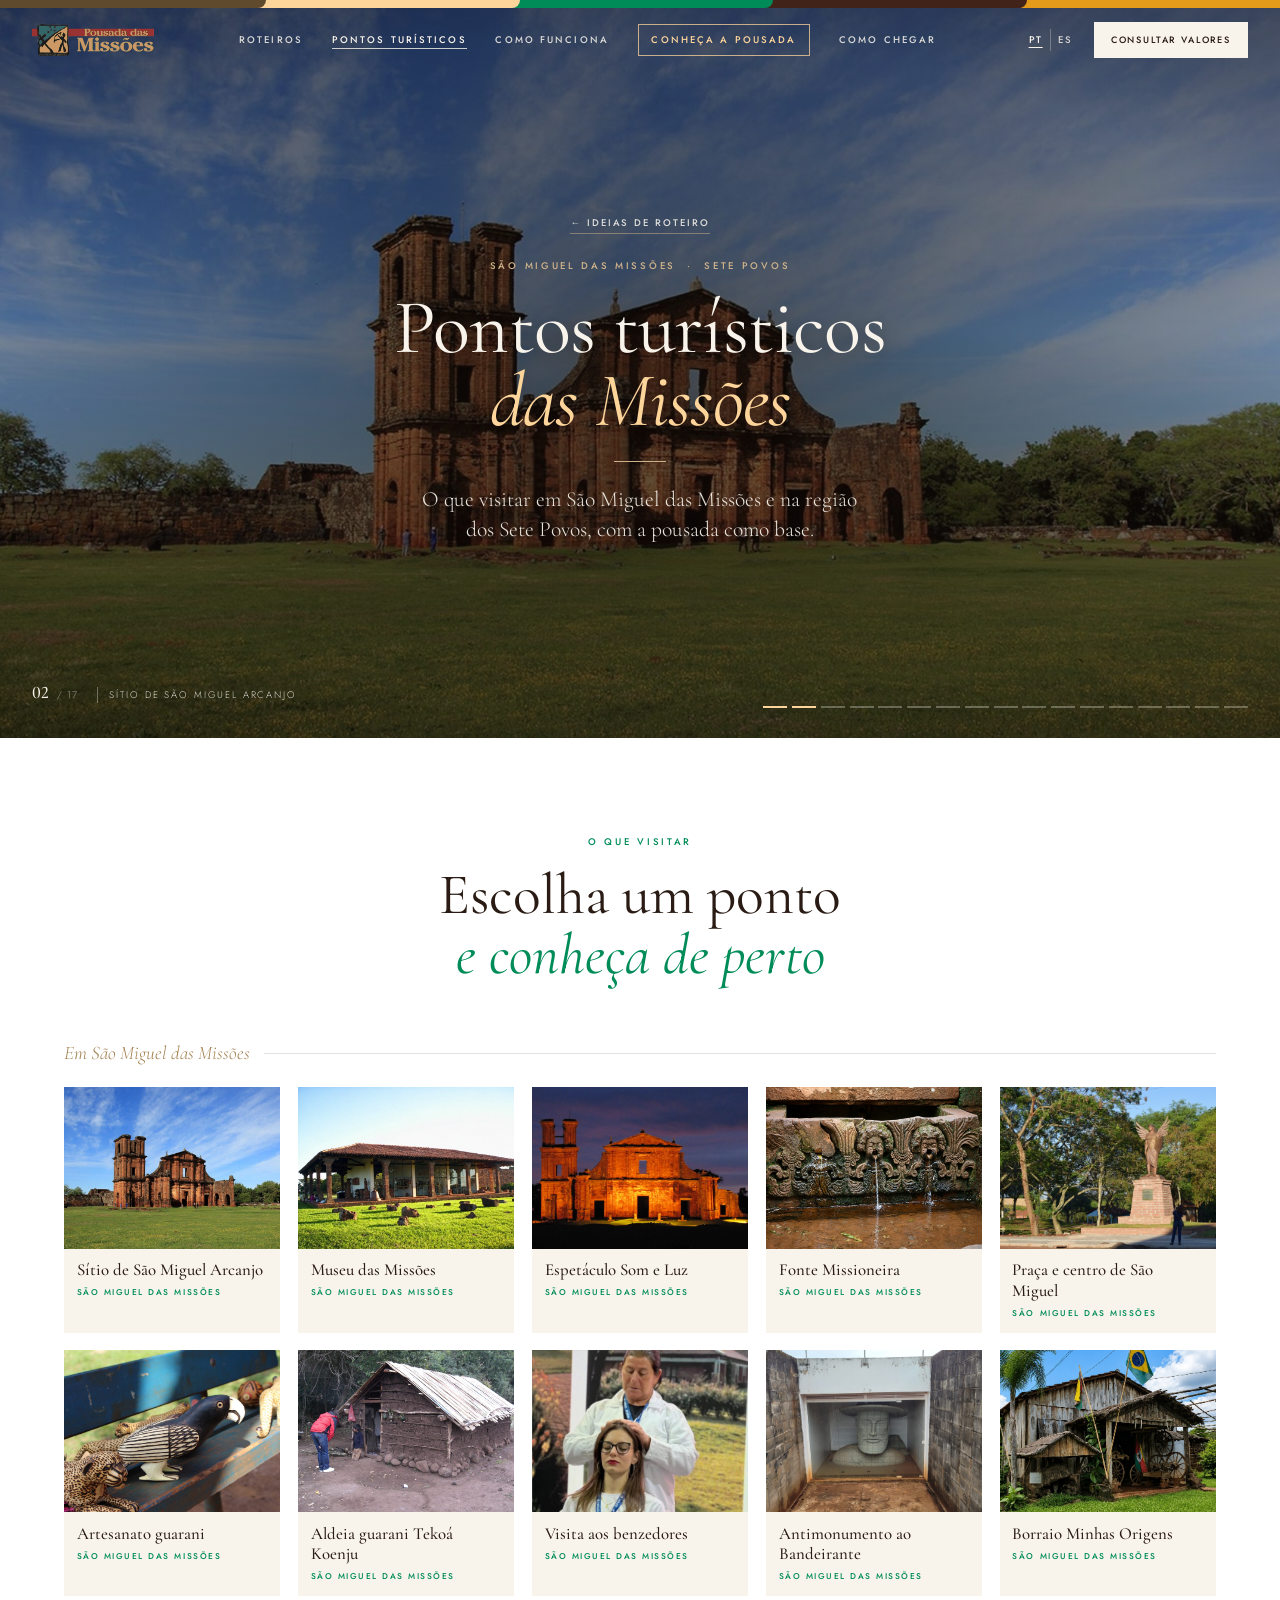
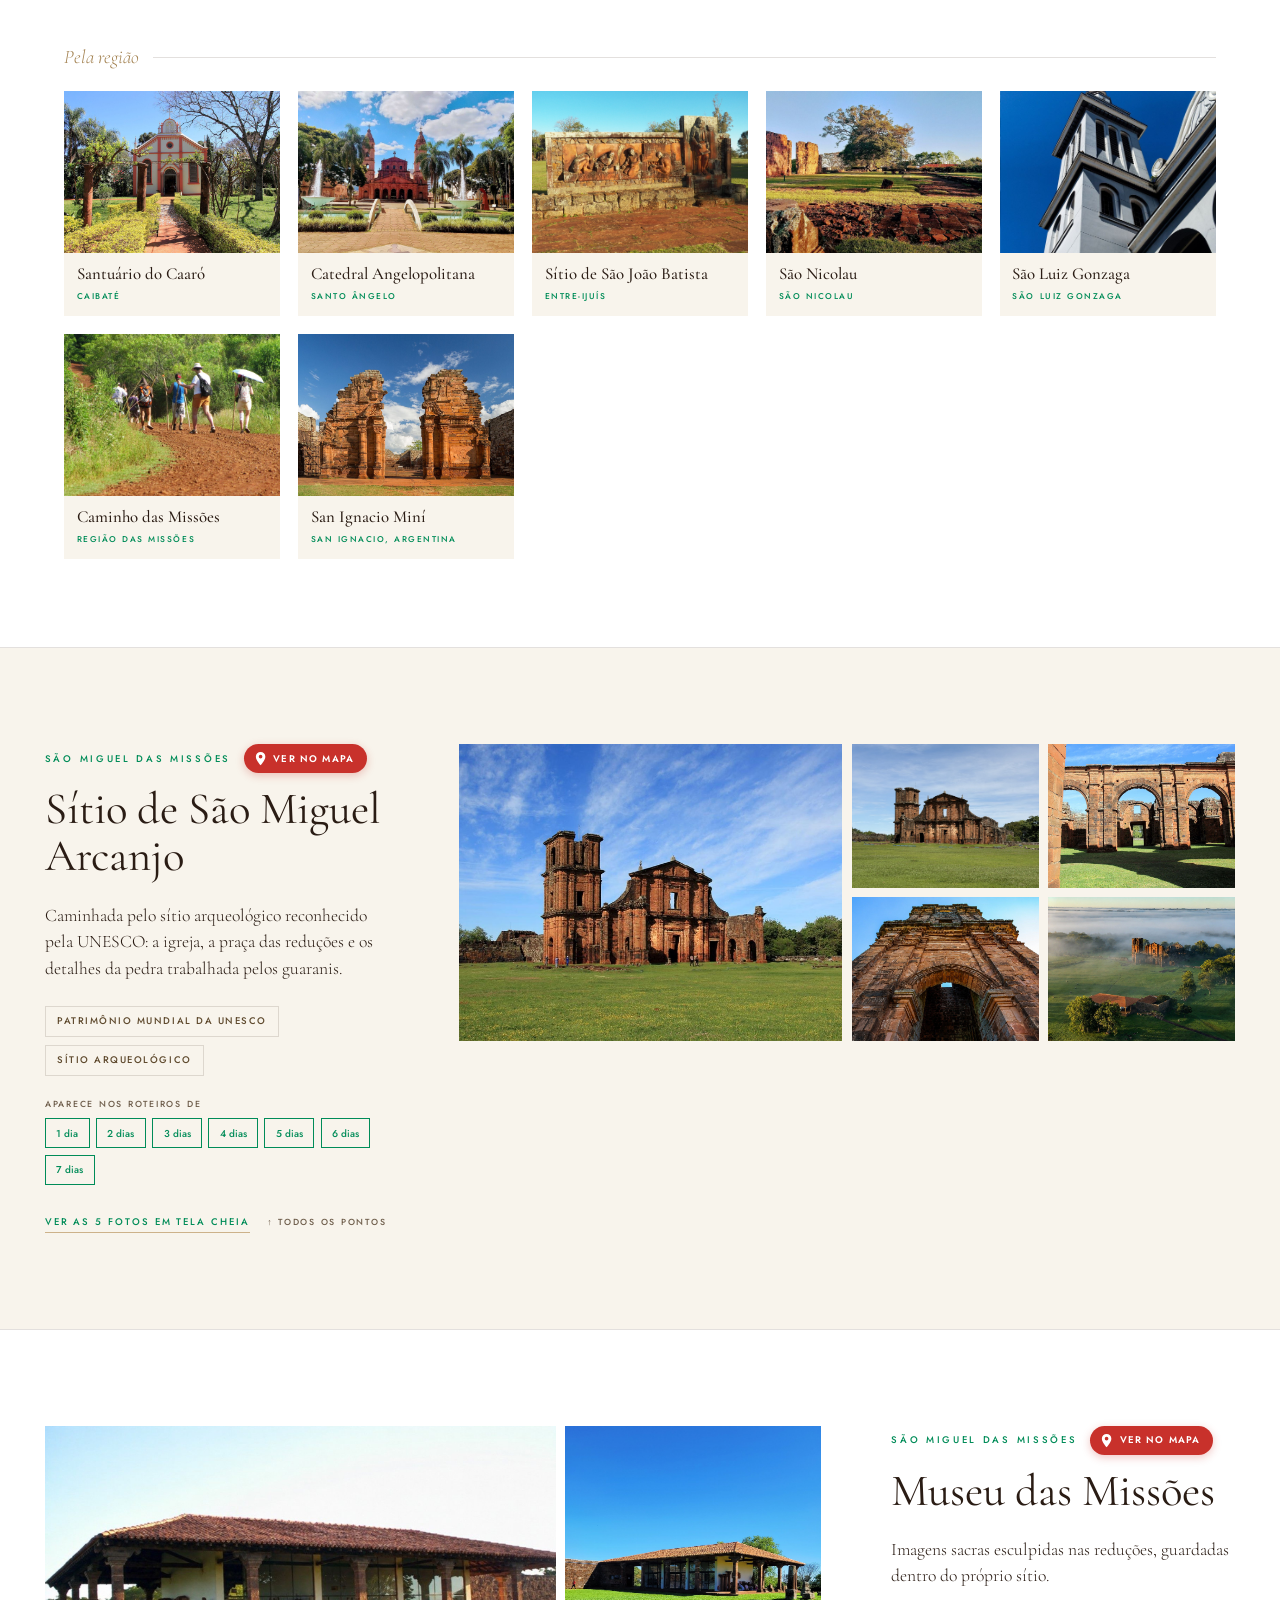
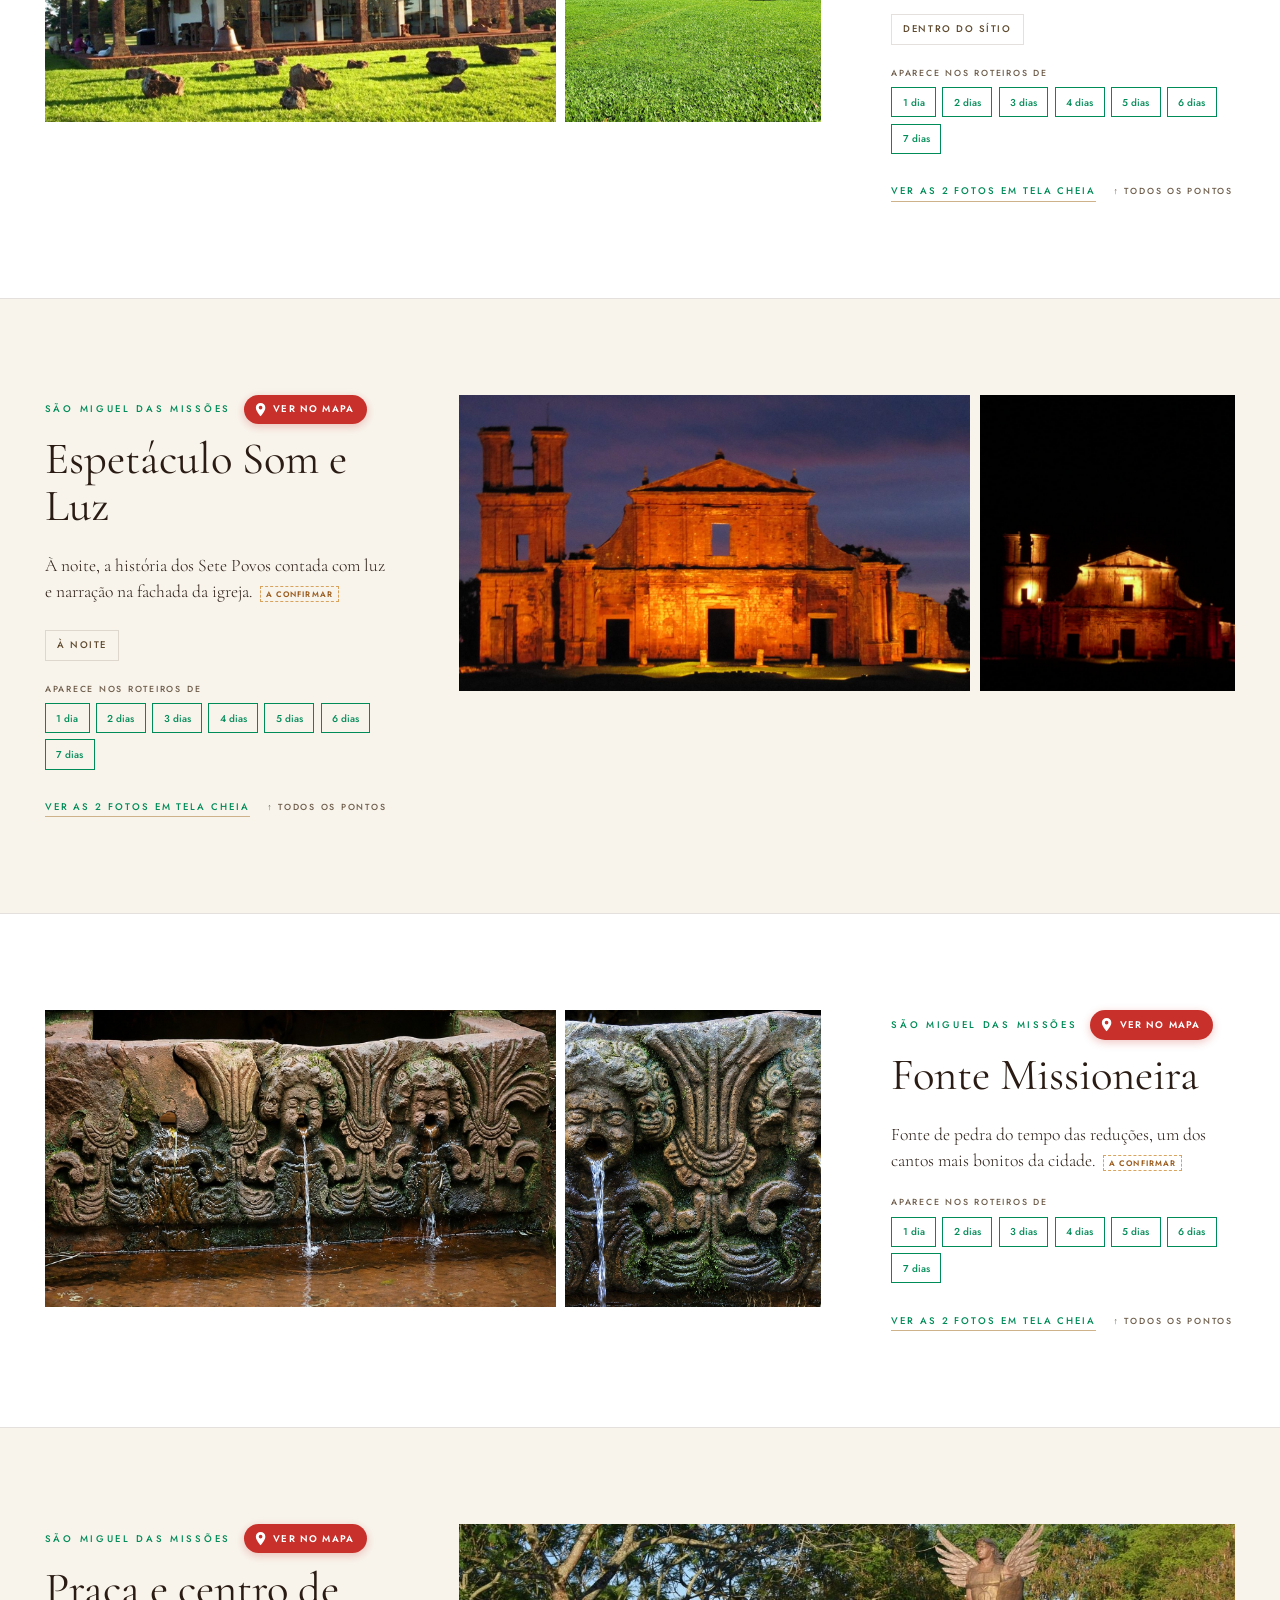
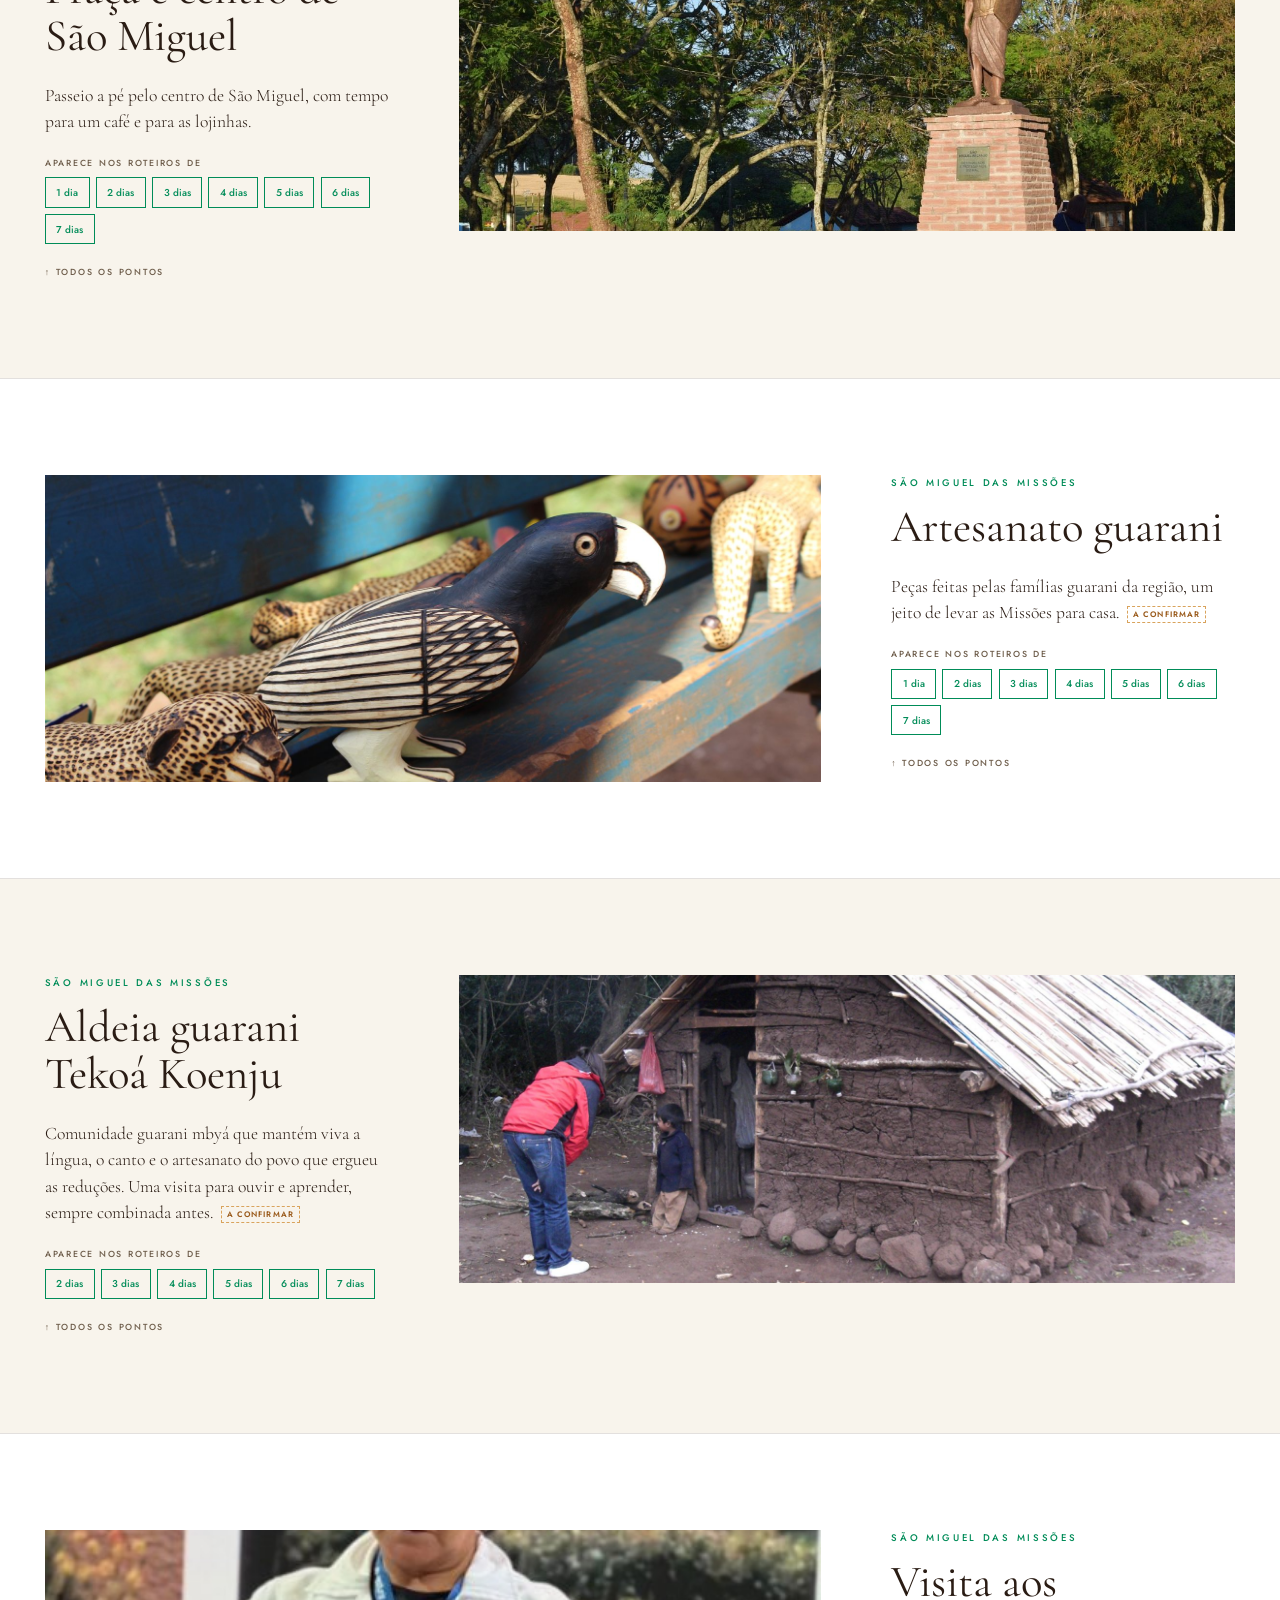
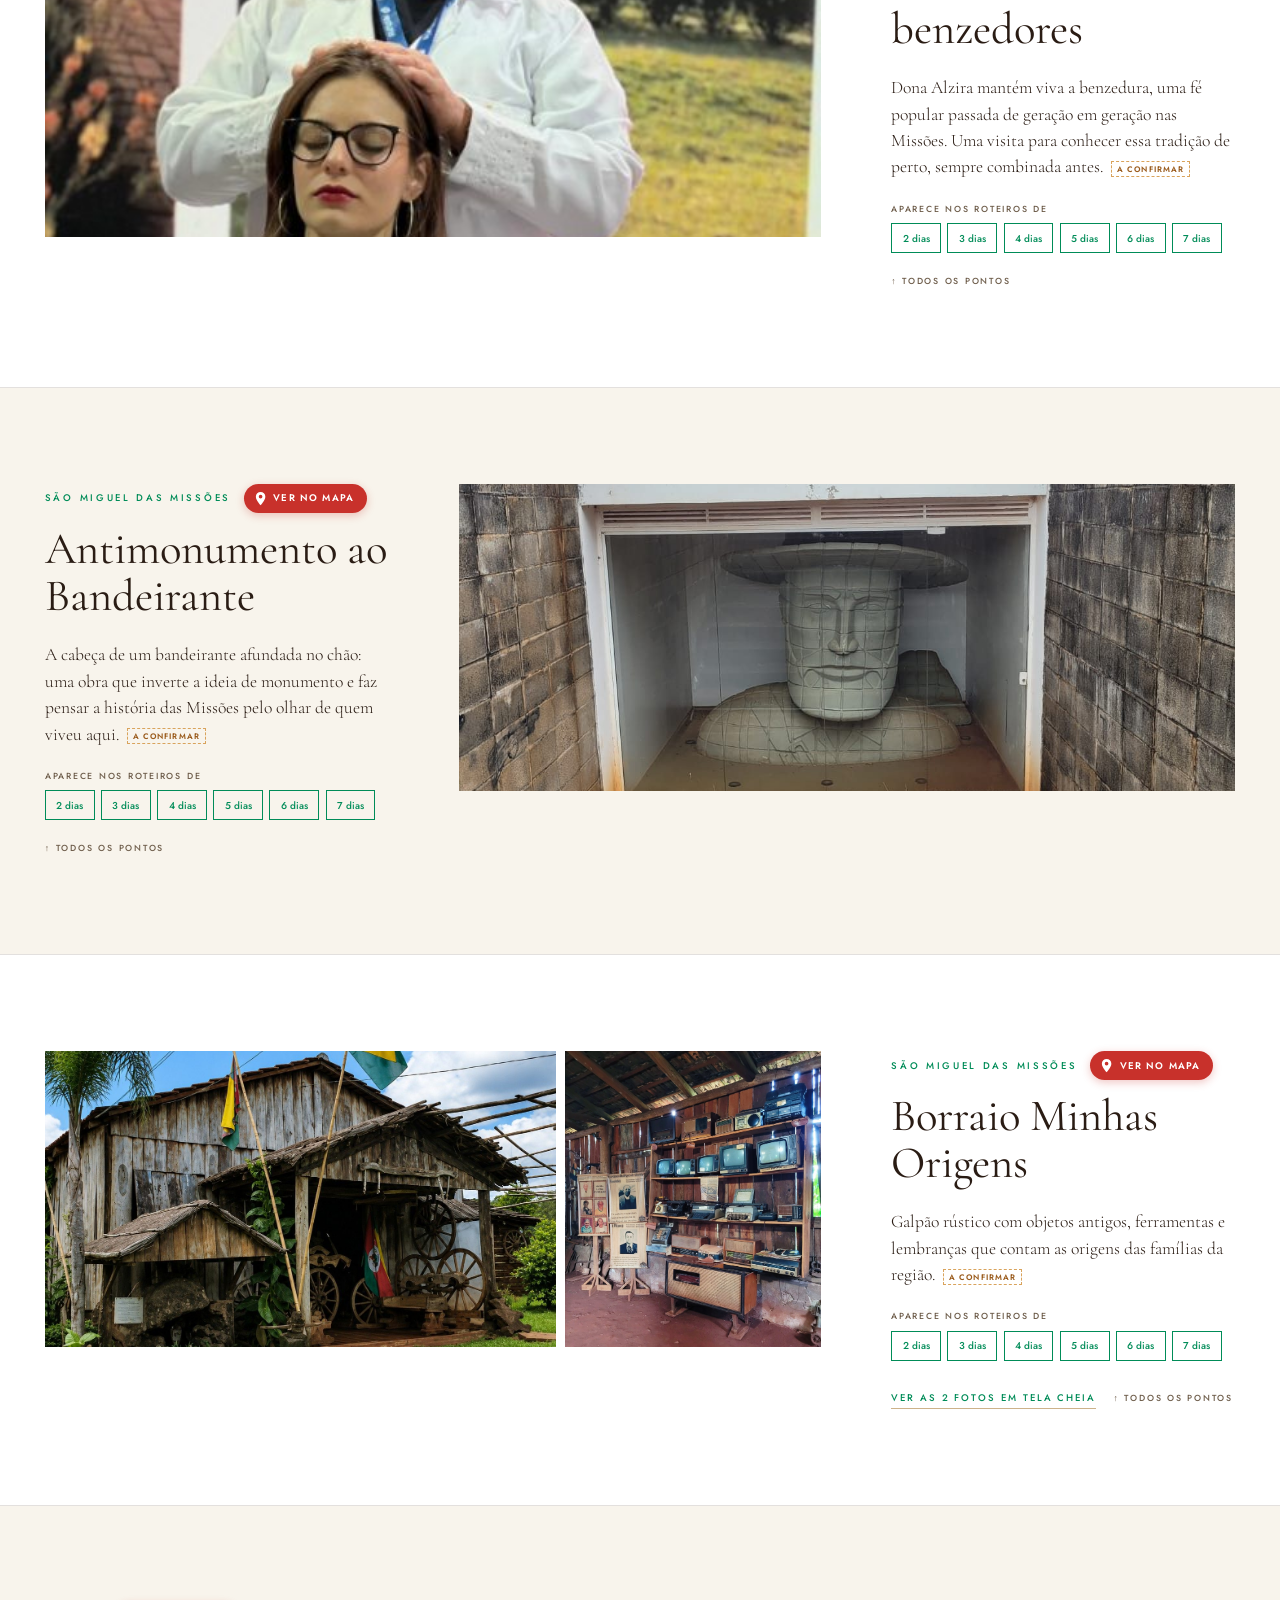
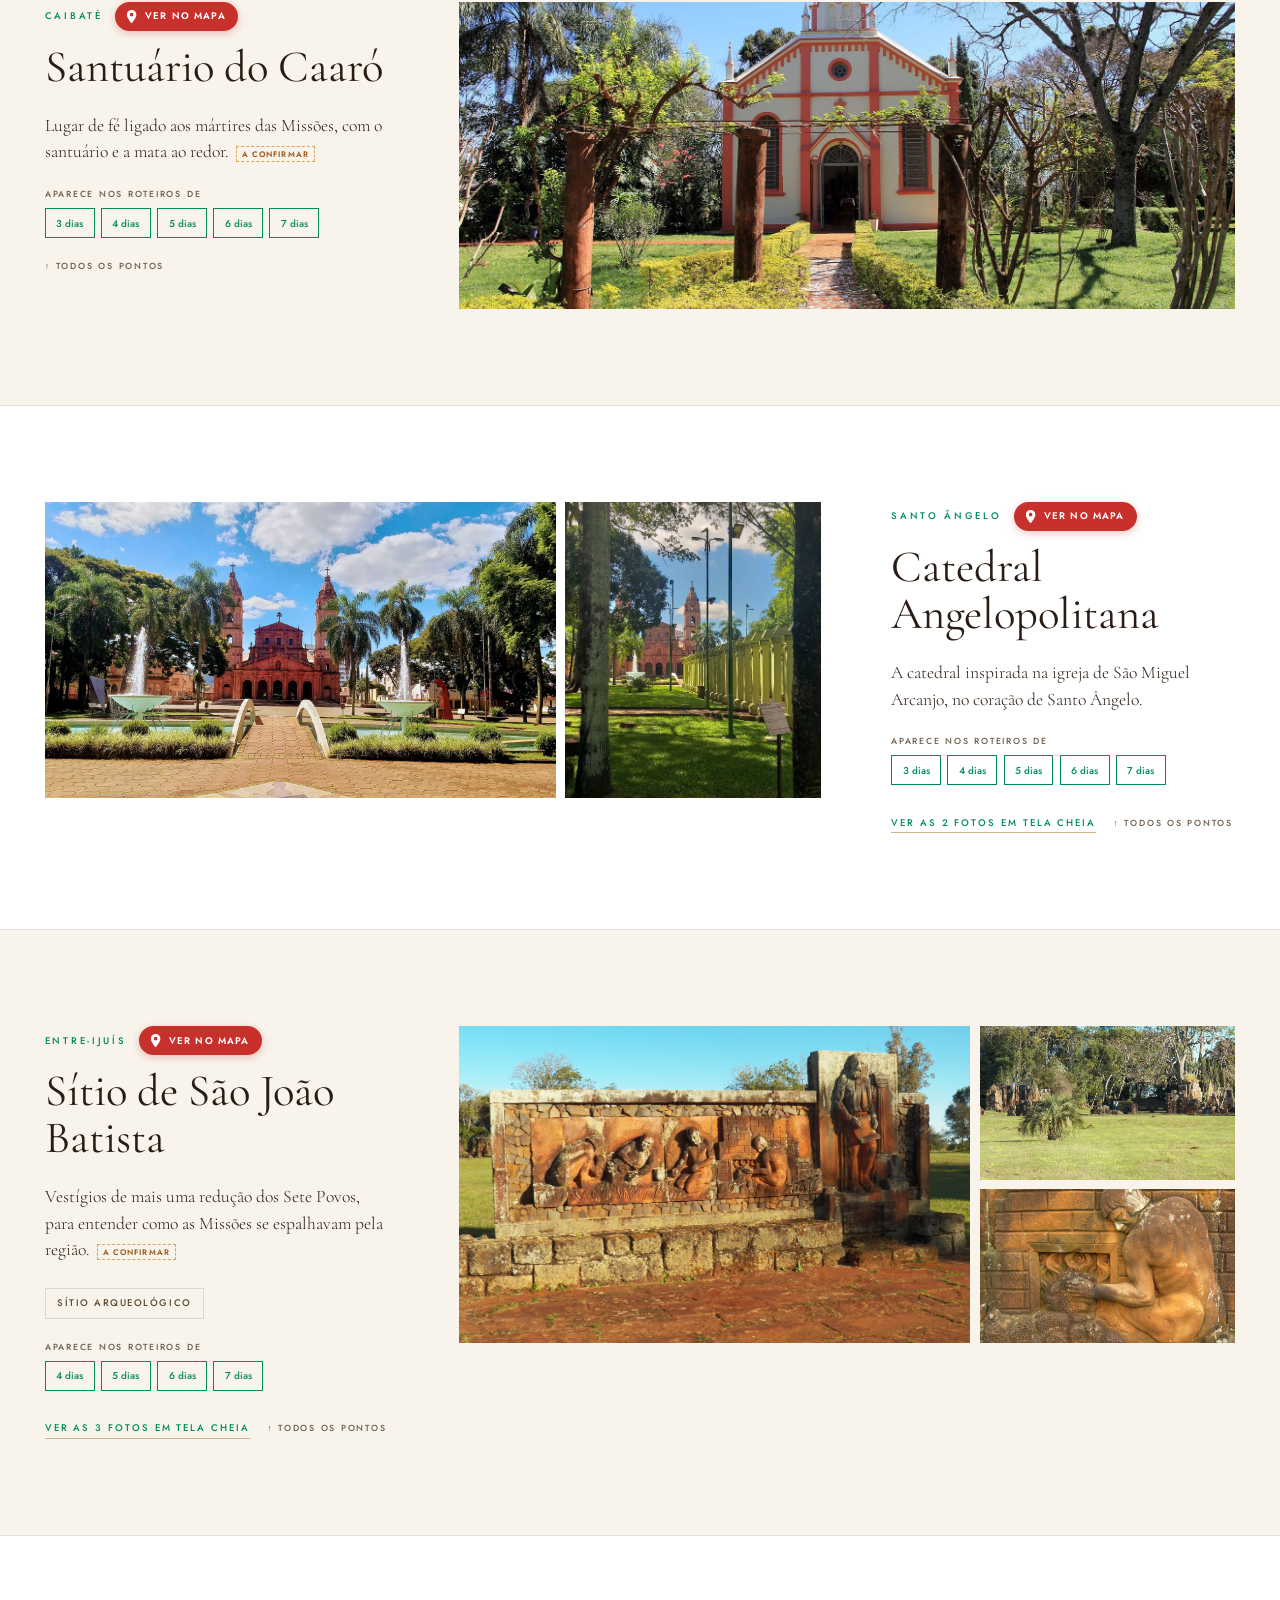
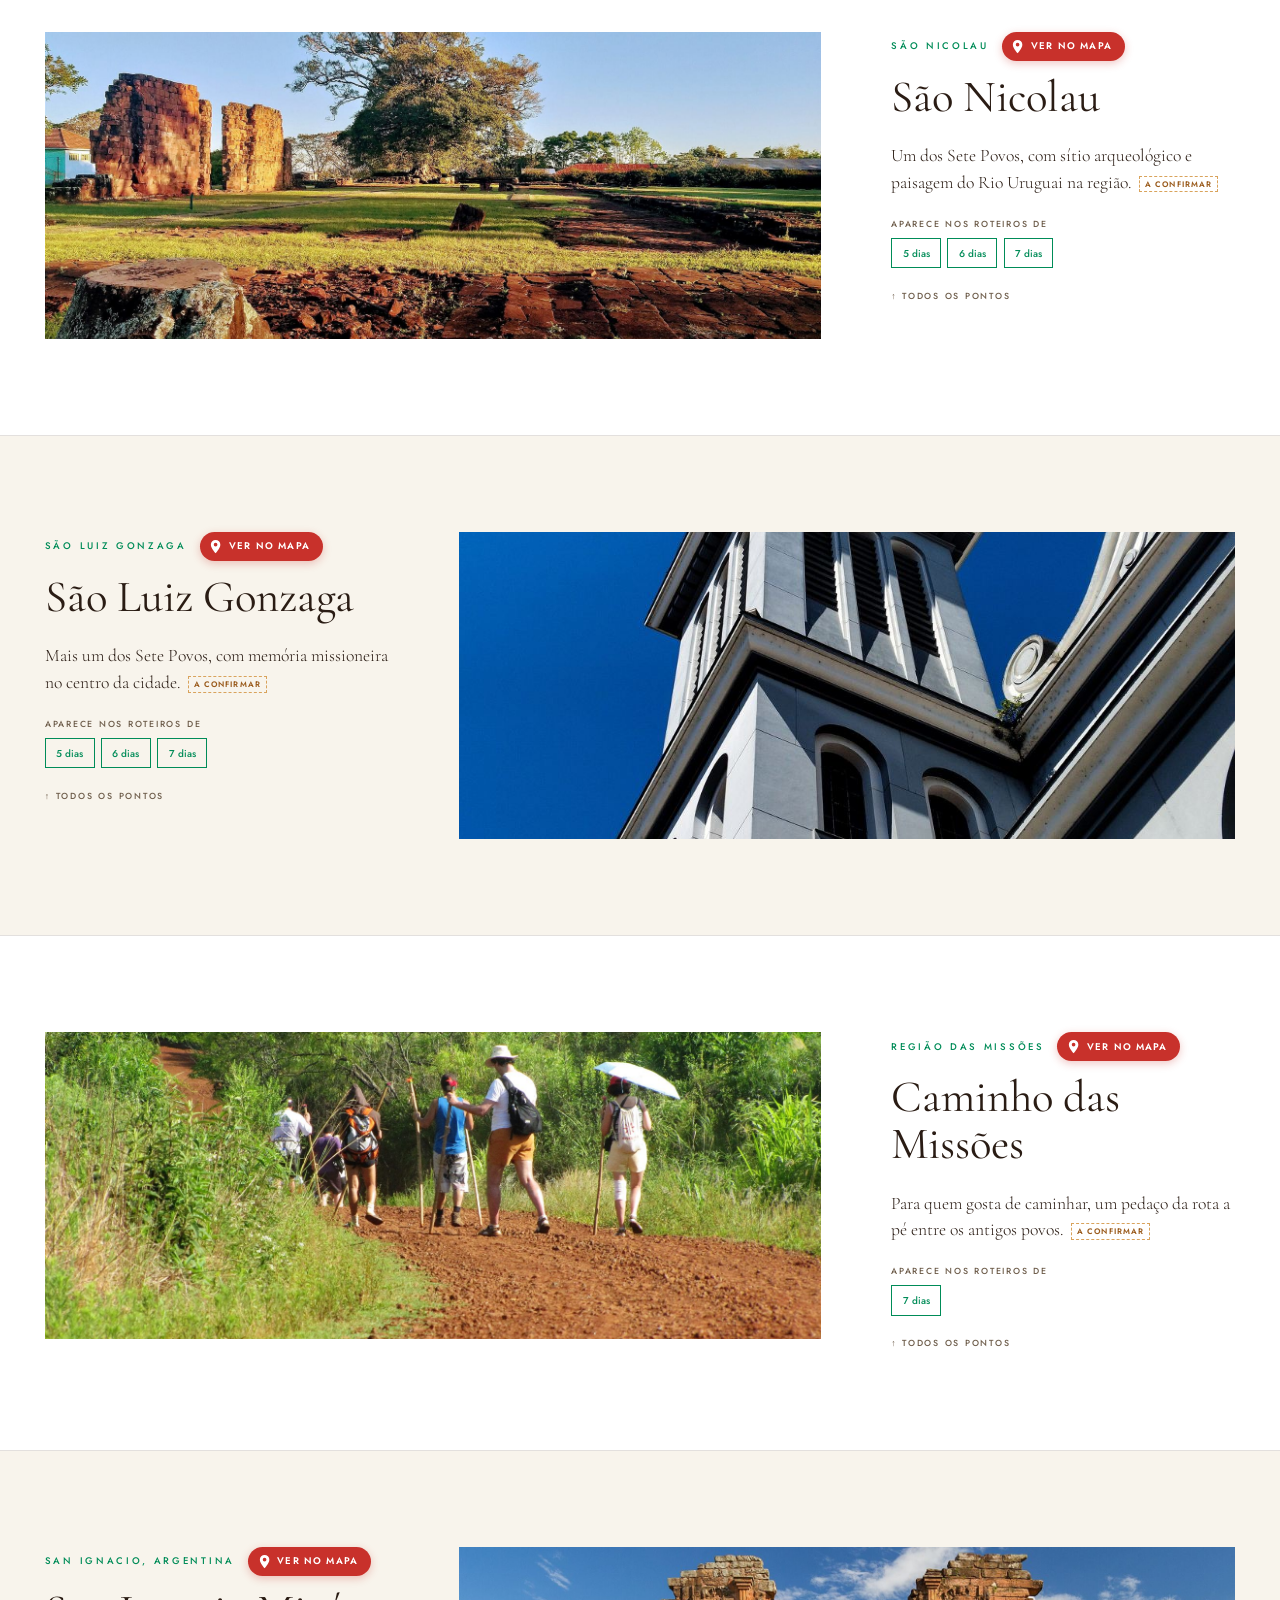
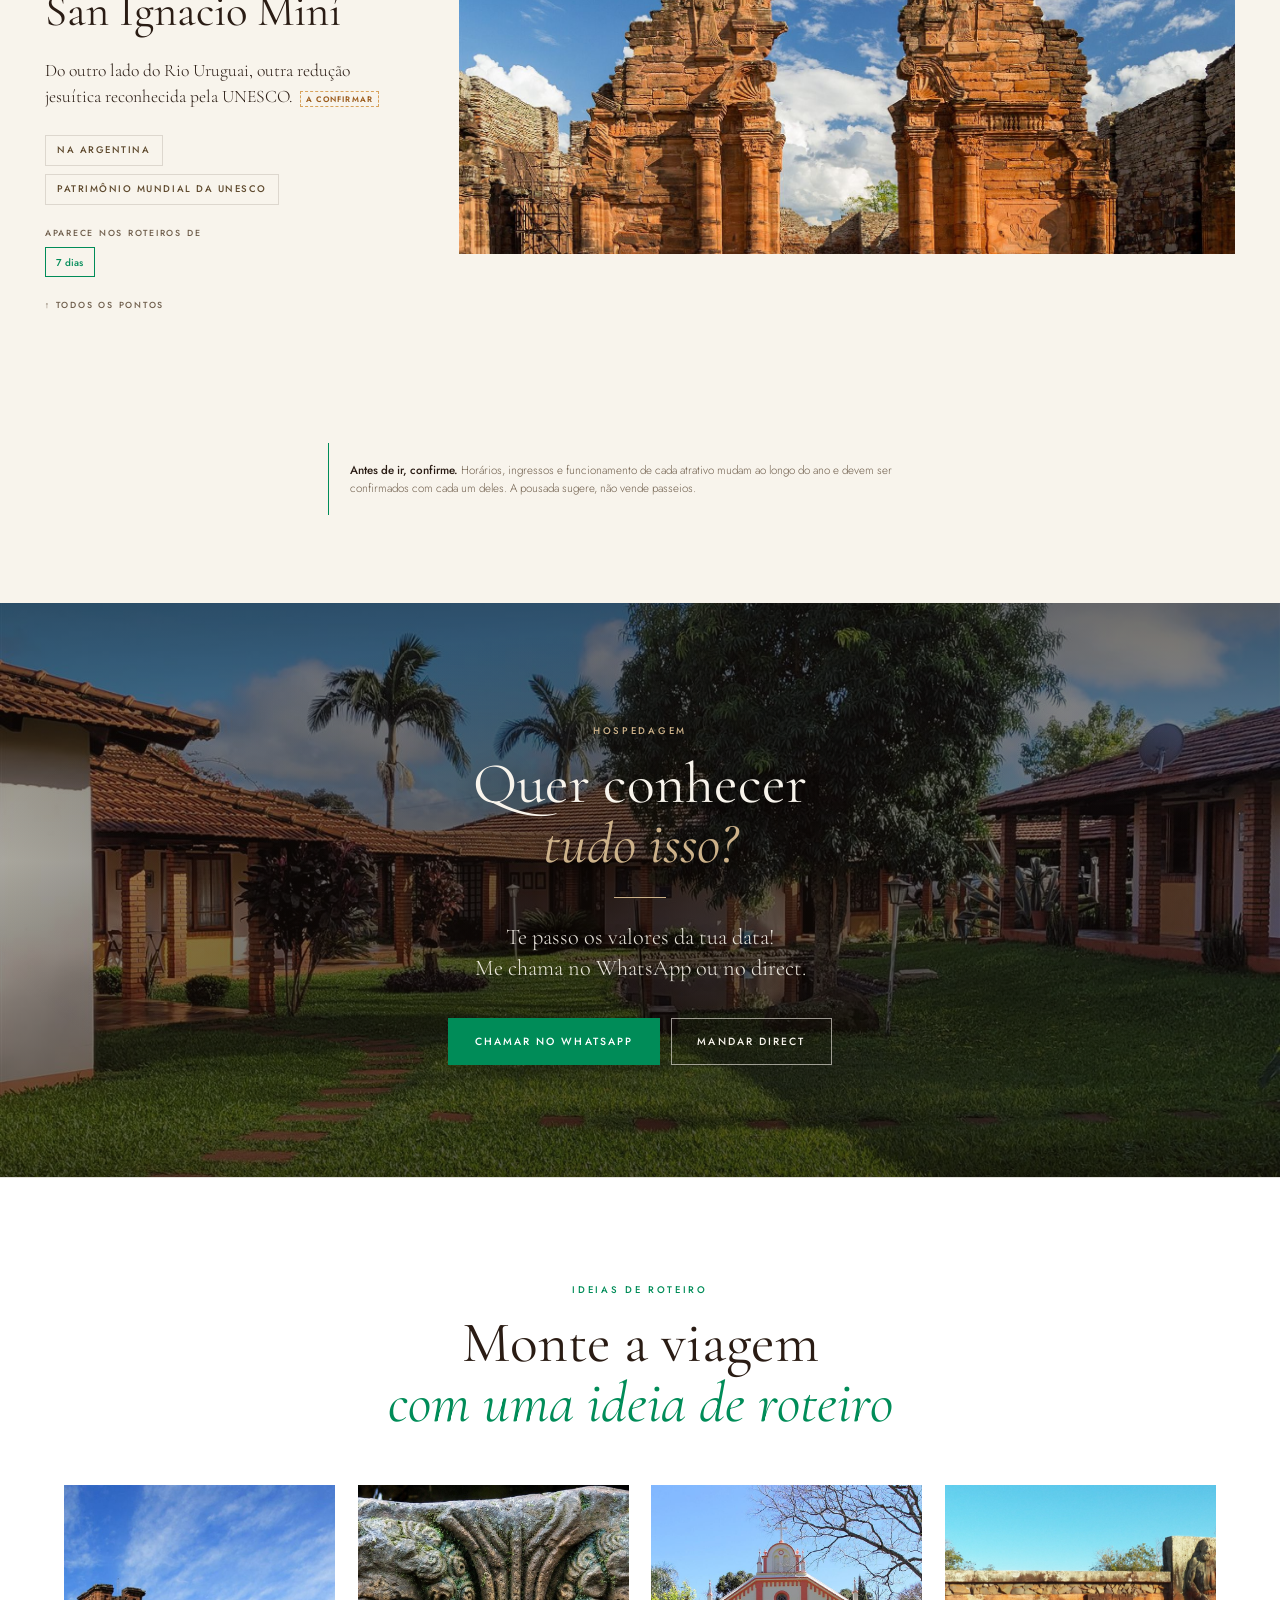
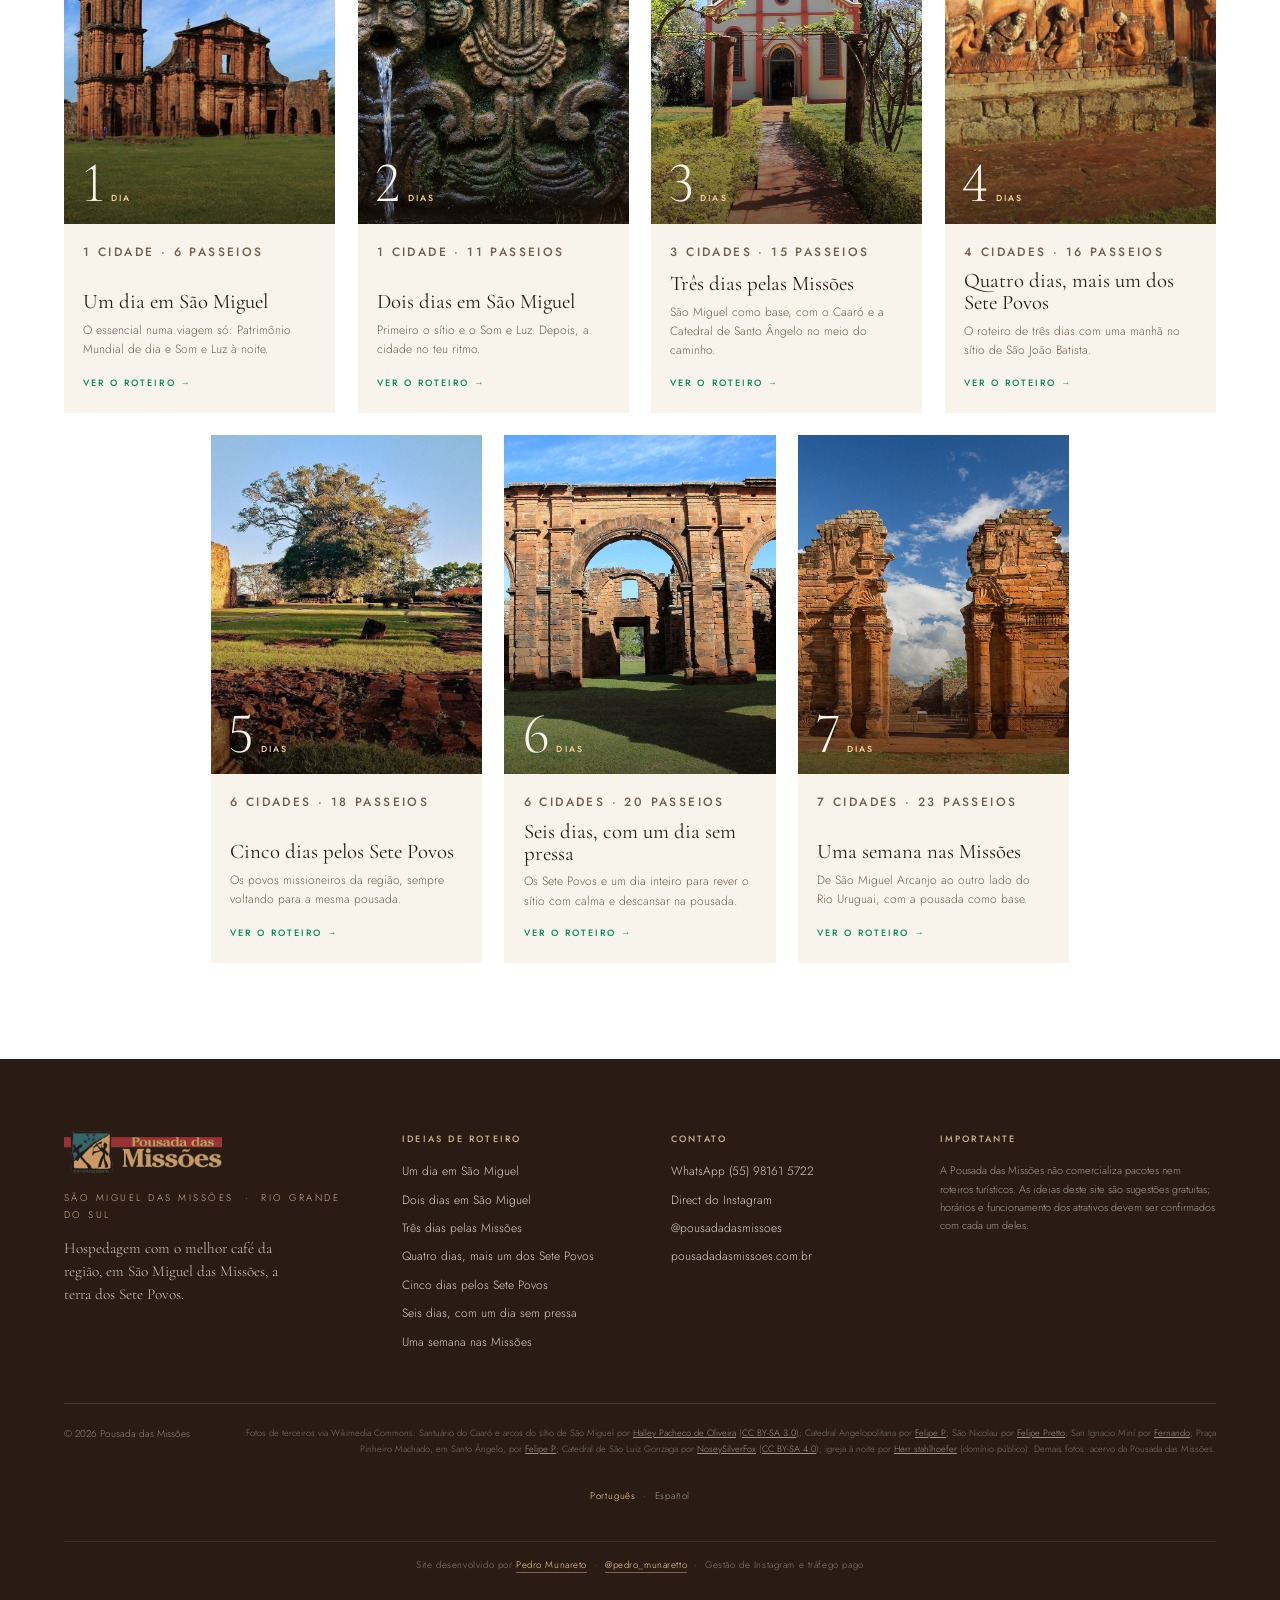
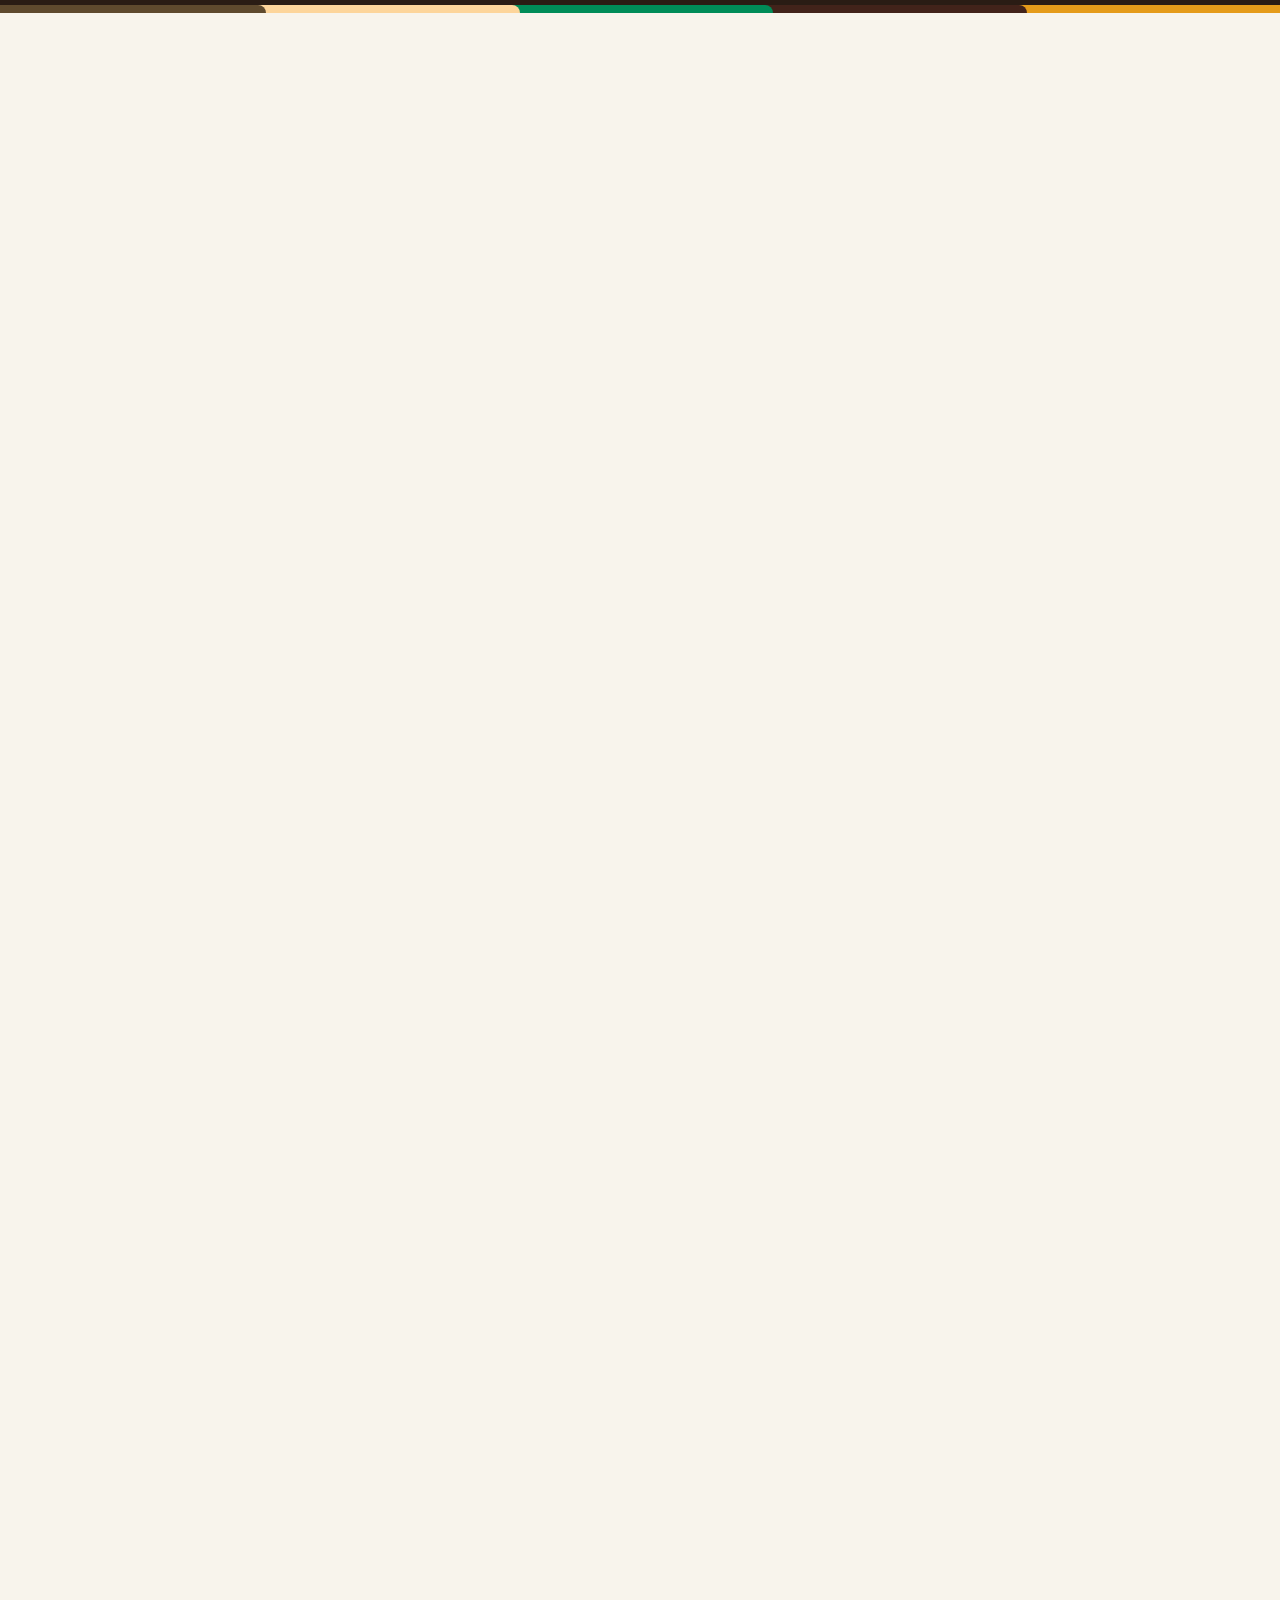
<file: pontos.html>
<!doctype html>
<html lang="pt-BR">
<head>
<meta charset="utf-8">
<meta name="viewport" content="width=device-width, initial-scale=1">
<title data-es="Atractivos turísticos | Pousada das Missões">Pontos turísticos | Pousada das Missões</title>
<meta name="description" content="Pontos turísticos de São Miguel das Missões e da região dos Sete Povos: Patrimônio Mundial, museu, Som e Luz, Fonte Missioneira, Caaró, São João Batista e mais." data-es-content="Atractivos turísticos de São Miguel das Missões y de la región de los Siete Pueblos: Patrimonio Mundial, museo, Luz y Sonido, Fuente Misionera, Caaró, São João Batista y más.">
<!-- RASCUNHO: tirar a linha abaixo quando os donos aprovarem os textos -->
<meta name="robots" content="noindex">
<meta property="og:title" content="Pontos turísticos das Missões | Pousada das Missões">
<meta property="og:description" content="O que visitar em São Miguel das Missões e na região dos Sete Povos.">
<meta property="og:image" content="https://pedronicolasmm-coder.github.io/pousada-roteiros/img/hero-igreja.jpg">
<meta property="og:url" content="https://pedronicolasmm-coder.github.io/pousada-roteiros/pontos.html">
<meta property="og:type" content="website">
<meta property="og:locale" content="pt_BR">
<meta property="og:locale:alternate" content="es_AR">
<meta name="theme-color" content="#2a1c14">
<link rel="icon" href="img/icone.png">
<link rel="apple-touch-icon" href="img/icone-180.png">
<link rel="alternate" hreflang="pt-BR" href="https://pedronicolasmm-coder.github.io/pousada-roteiros/pontos.html">
<link rel="alternate" hreflang="es" href="https://pedronicolasmm-coder.github.io/pousada-roteiros/pontos.html?lang=es">
<link rel="preconnect" href="https://fonts.googleapis.com">
<link rel="preconnect" href="https://fonts.gstatic.com" crossorigin>
<link href="https://fonts.googleapis.com/css2?family=Cormorant+Garamond:ital,wght@0,400;0,500;0,600;1,400;1,500&family=Jost:wght@300;400;500;600&display=swap" rel="stylesheet">
<script>/* idioma antes de desenhar a pagina: espanhol se o navegador pedir ou se a pessoa escolher ES */
(function(){var l='pt',e=0;try{var q=/[?&]lang=(pt|es)\b/.exec(location.search);if(q){l=q[1];e=1}else{try{localStorage.removeItem('lang')}catch(y){}var s=sessionStorage.getItem('lang');if(s==='pt'||s==='es'){l=s;e=1}else{var n=navigator.languages||[navigator.language||''];for(var i=0;i<n.length;i++){var c=String(n[i]).toLowerCase();if(c.indexOf('pt')===0)break;if(c.indexOf('es')===0){l='es';break}}}}}catch(x){}
window.IDIOMA=l;window.IDIOMA_ESCOLHIDO=e;if(l==='es'){var h=document.documentElement;h.lang='es';h.className+=' es';setTimeout(function(){h.className+=' pronto'},1500)}})();</script>
<link rel="stylesheet" href="estilo.css?v=20261112s">
</head>
<body class="pag-pousada pag-pontos">

<div class="faixa" aria-hidden="true"><i></i><i></i><i></i><i></i><i></i></div>

<header class="topo" id="topo">
  <a href="index.html" class="marca"><img src="img/logo.png" alt="Pousada das Missões"></a>
  <nav class="menu">
    <a href="index.html#roteiros" data-es="Itinerarios">Roteiros</a>
    <a href="pontos.html" class="atual" data-es="Qué visitar">Pontos turísticos</a>
    <a href="index.html#sobre" data-es="Cómo funciona">Como funciona</a>
    <a href="pousada.html" class="destaque" data-es="Conocé la posada">Conheça a pousada</a>
    <a href="index.html#chegar" data-es="Cómo llegar">Como chegar</a>
  </nav>
  <nav class="topo-mob" aria-label="Atalhos" data-es-aria-label="Accesos"><a href="index.html#roteiros" data-es="Itinerarios">Roteiros</a><a href="pousada.html" class="destaque" data-es="La posada">A pousada</a></nav>
  <button type="button" class="topo-menu-btn" id="menu-btn" aria-label="Abrir menu" data-es-aria-label="Abrir menú" aria-expanded="false"><span></span><span></span><span></span></button>
  <div class="topo-dir"><div class="idiomas" role="group" aria-label="Idioma"><a class="js-idioma" data-lang="pt" lang="pt-BR" hreflang="pt-BR" title="Português">PT</a><a class="js-idioma" data-lang="es" lang="es" hreflang="es" title="Español">ES</a></div><a class="btn btn-claro btn-peq js-wa" href="https://wa.me/5555981615722" target="_blank" rel="noopener" data-es="Consultar precios">Consultar valores</a></div>
</header>

<section class="hero rot-hero pousada-hero">
  <div class="hero-fotos" id="pousada-hero-fotos" aria-hidden="true"><figure class="foto hero-foto ativa" data-src="img/capa.jpg" data-legenda="O Patrimônio Mundial a céu aberto" data-es-data-legenda="El Patrimonio Mundial a cielo abierto" data-label=""></figure></div>
  <div class="hero-veu"></div>
  <div class="hero-txt">
    <a class="voltar" href="index.html" data-es="← Ideas de itinerario">← Ideias de roteiro</a>
    <p class="rotulo rotulo-claro" data-es="São Miguel das Missões &nbsp;·&nbsp; Siete Pueblos">São Miguel das Missões &nbsp;·&nbsp; Sete Povos</p>
    <h1 data-es="Atractivos<br><em>de las Misiones</em>">Pontos turísticos<br><em>das Missões</em></h1>
    <span class="fio"></span>
    <p class="hero-sub" data-es="Lo que hay para visitar en São Miguel das Missões y en la región de los Siete Pueblos, con la posada como base.">O que visitar em São Miguel das Missões e na região dos Sete Povos, com a pousada como base.</p>
  </div>
  <div class="hero-rodape" aria-hidden="true">
    <p class="hero-legenda"><b id="hero-n">01</b><span id="hero-tot"></span><em id="hero-leg"></em></p>
    <div class="hero-prog" id="hero-prog"><i></i></div>
  </div>
</section>

<section class="indice" id="indice">
  <div class="roteiros-cab">
    <p class="rotulo" data-es="Qué visitar">O que visitar</p>
    <h2 data-es="Elegí un lugar<br><em>y conocelo de cerca</em>">Escolha um ponto<br><em>e conheça de perto</em></h2>
  </div>
  <div id="indice-pontos"></div>
</section>

<main id="espacos" class="espacos"></main>

<div class="rot-fim">
  <p class="rot-nota" data-es="<b>Antes de ir, confirmá.</b> Los horarios, las entradas y el funcionamiento de cada atractivo cambian a lo largo del año y deben confirmarse con cada uno de ellos. La posada sugiere, no vende paseos."><b>Antes de ir, confirme.</b> Horários, ingressos e funcionamento de cada atrativo mudam ao longo do ano e devem ser confirmados com cada um deles. A pousada sugere, não vende passeios.</p>
</div>

<section class="cta" id="contato">
  <figure class="foto cta-foto" data-src="img/cta.jpg" data-label=""></figure>
  <div class="hero-veu"></div>
  <div class="cta-txt">
    <p class="rotulo rotulo-claro" data-es="Alojamiento">Hospedagem</p>
    <h2 data-es="¿Querés conocer<br><em>todo esto?</em>">Quer conhecer<br><em>tudo isso?</em></h2>
    <span class="fio"></span>
    <p class="cta-sub" data-es="¡Te paso los precios para tu fecha!<br>Escribime por WhatsApp o por mensaje directo.">Te passo os valores da tua data!<br>Me chama no WhatsApp ou no direct.</p>
    <div class="botoes">
      <a class="btn btn-verde" href="https://wa.me/5555981615722?text=Ol%C3%A1!%20Vi%20os%20pontos%20tur%C3%ADsticos%20e%20quero%20saber%20os%20valores%20da%20hospedagem%20para%20a%20minha%20data." data-es-href="https://wa.me/5555981615722?text=%C2%A1Hola%21%20Vi%20los%20atractivos%20tur%C3%ADsticos%20y%20quiero%20saber%20los%20precios%20del%20alojamiento%20para%20mi%20fecha." target="_blank" rel="noopener" data-es="Escribir por WhatsApp">Chamar no WhatsApp</a>
      <a class="btn btn-contorno" href="https://ig.me/m/pousadadasmissoes" target="_blank" rel="noopener" data-es="Enviar mensaje directo">Mandar direct</a>
    </div>
  </div>
</section>

<section class="roteiros outros-sec">
  <div class="roteiros-cab">
    <p class="rotulo" data-es="Ideas de itinerario">Ideias de roteiro</p>
    <h2 data-es="Armá tu viaje<br><em>con una idea de itinerario</em>">Monte a viagem<br><em>com uma ideia de roteiro</em></h2>
  </div>
  <div class="cards" id="outros"></div>
</section>

<footer class="rodape">
  <div class="rodape-grade">
    <div class="rodape-marca">
      <img src="img/logo.png" alt="Pousada das Missões">
      <p class="rodape-local">São Miguel das Missões &nbsp;·&nbsp; Rio Grande do Sul</p>
      <p class="rodape-frase" data-es="Alojamiento con el mejor desayuno de la región, en São Miguel das Missões, la tierra de los Siete Pueblos.">Hospedagem com o melhor café da região, em São Miguel das Missões, a terra dos Sete Povos.</p>
    </div>
    <div>
      <p class="rodape-tit" data-es="Ideas de itinerario">Ideias de roteiro</p>
      <ul class="rodape-links" id="rodape-roteiros"></ul>
    </div>
    <div>
      <p class="rodape-tit" data-es="Contacto">Contato</p>
      <ul class="rodape-links">
        <li><a href="https://wa.me/5555981615722" target="_blank" rel="noopener">WhatsApp (55) 98161 5722</a></li>
        <li><a href="https://ig.me/m/pousadadasmissoes" target="_blank" rel="noopener" data-es="Mensaje directo de Instagram">Direct do Instagram</a></li>
        <li><a href="https://instagram.com/pousadadasmissoes" target="_blank" rel="noopener">@pousadadasmissoes</a></li>
        <li><a href="https://pousadadasmissoes.com.br" target="_blank" rel="noopener">pousadadasmissoes.com.br</a></li>
      </ul>
    </div>
    <div>
      <p class="rodape-tit">Importante</p>
      <p class="rodape-aviso" data-es="La Pousada das Missões no comercializa paquetes ni itinerarios turísticos. Las ideas de este sitio son sugerencias gratuitas; los horarios y el funcionamiento de los atractivos deben confirmarse con cada uno de ellos.">A Pousada das Missões não comercializa pacotes nem roteiros turísticos. As ideias deste site são sugestões gratuitas; horários e funcionamento dos atrativos devem ser confirmados com cada um deles.</p>
    </div>
  </div>
  <div class="rodape-base">
    <p>© <span id="ano">2026</span> Pousada das Missões</p>
    <p class="creditos"><span data-es="Fotos de terceros vía Wikimedia Commons:">Fotos de terceiros via Wikimedia Commons:</span>
      <span data-es="Santuario de Caaró y arcos del sitio de São Miguel por">Santuário do Caaró e arcos do sítio de São Miguel por</span> <a href="https://commons.wikimedia.org/wiki/File:Santu%C3%A1rio_de_Caar%C3%B3_01.jpg" target="_blank" rel="noopener">Halley Pacheco de Oliveira</a> (<a href="https://creativecommons.org/licenses/by-sa/3.0/deed.pt-br" target="_blank" rel="noopener">CC BY-SA 3.0</a>);
      Catedral Angelopolitana por <a href="https://commons.wikimedia.org/wiki/File:Catedral_angelopolitana_santo_angelo.jpg" target="_blank" rel="noopener">Felipe P</a>;
      São Nicolau por <a href="https://commons.wikimedia.org/wiki/File:Ruinas_sao_nicolau3.jpg" target="_blank" rel="noopener">Felipe Pretto</a>;
      San Ignacio Miní por <a href="https://commons.wikimedia.org/wiki/File:Ruins_of_San_Ignacio_Min%C3%AD_-_Church.jpg" target="_blank" rel="noopener">Fernando</a>;
      <span data-es="Plaza Pinheiro Machado, en Santo Ângelo, por">Praça Pinheiro Machado, em Santo Ângelo, por</span> <a href="https://commons.wikimedia.org/wiki/File:Pra%C3%A7a_Pinheiro_Machado_Santo_Angelo.jpg" target="_blank" rel="noopener">Felipe P</a>;
      Catedral de São Luiz Gonzaga por <a href="https://commons.wikimedia.org/wiki/File:Cathedral_Basilica_S%C3%A3o_Luiz_Gonzaga,_%D1%81ampan%C3%A1rio.jpg" target="_blank" rel="noopener">NoseySilverFox</a>
      (<a href="https://creativecommons.org/licenses/by-sa/4.0/deed.pt-br" target="_blank" rel="noopener">CC BY-SA 4.0</a>);
      <span data-es="iglesia de noche por">igreja à noite por</span> <a href="https://commons.wikimedia.org/wiki/File:Igreja_jesu%C3%ADtica_a_noite_em_S%C3%A3o_Miguel_das_Miss%C3%B5es,_RS.jpg" target="_blank" rel="noopener">Herr stahlhoefer</a> <span data-es="(dominio público). Las demás fotos: archivo de la Pousada das Missões.">(domínio público). Demais fotos: acervo da Pousada das Missões.</span></p>
    <p class="rodape-idiomas"><a class="js-idioma" data-lang="pt" lang="pt-BR" hreflang="pt-BR">Português</a> &nbsp;·&nbsp; <a class="js-idioma" data-lang="es" lang="es" hreflang="es">Español</a></p>
    <p class="assinatura"><span data-es="Sitio desarrollado por">Site desenvolvido por</span> <a href="https://wa.me/5555991011436?text=Ol%C3%A1%20Pedro!%20Vi%20o%20site%20da%20Pousada%20das%20Miss%C3%B5es." target="_blank" rel="noopener">Pedro Munareto</a> &nbsp;·&nbsp; <a href="https://www.instagram.com/pedro_munaretto/" target="_blank" rel="noopener">@pedro_munaretto</a> &nbsp;·&nbsp; <span data-es="Gestión de Instagram y tráfico pago">Gestão de Instagram e tráfego pago</span></p>
  </div>
</footer>
<div class="faixa faixa-base" aria-hidden="true"><i></i><i></i><i></i><i></i><i></i></div>

<script src="roteiros.js?v=20261112s"></script>
<script src="pontos.js?v=20261112s"></script>
<script src="es.js?v=20261112s"></script>
<script src="app.js?v=20261112s"></script>
</body>
</html>
</file>
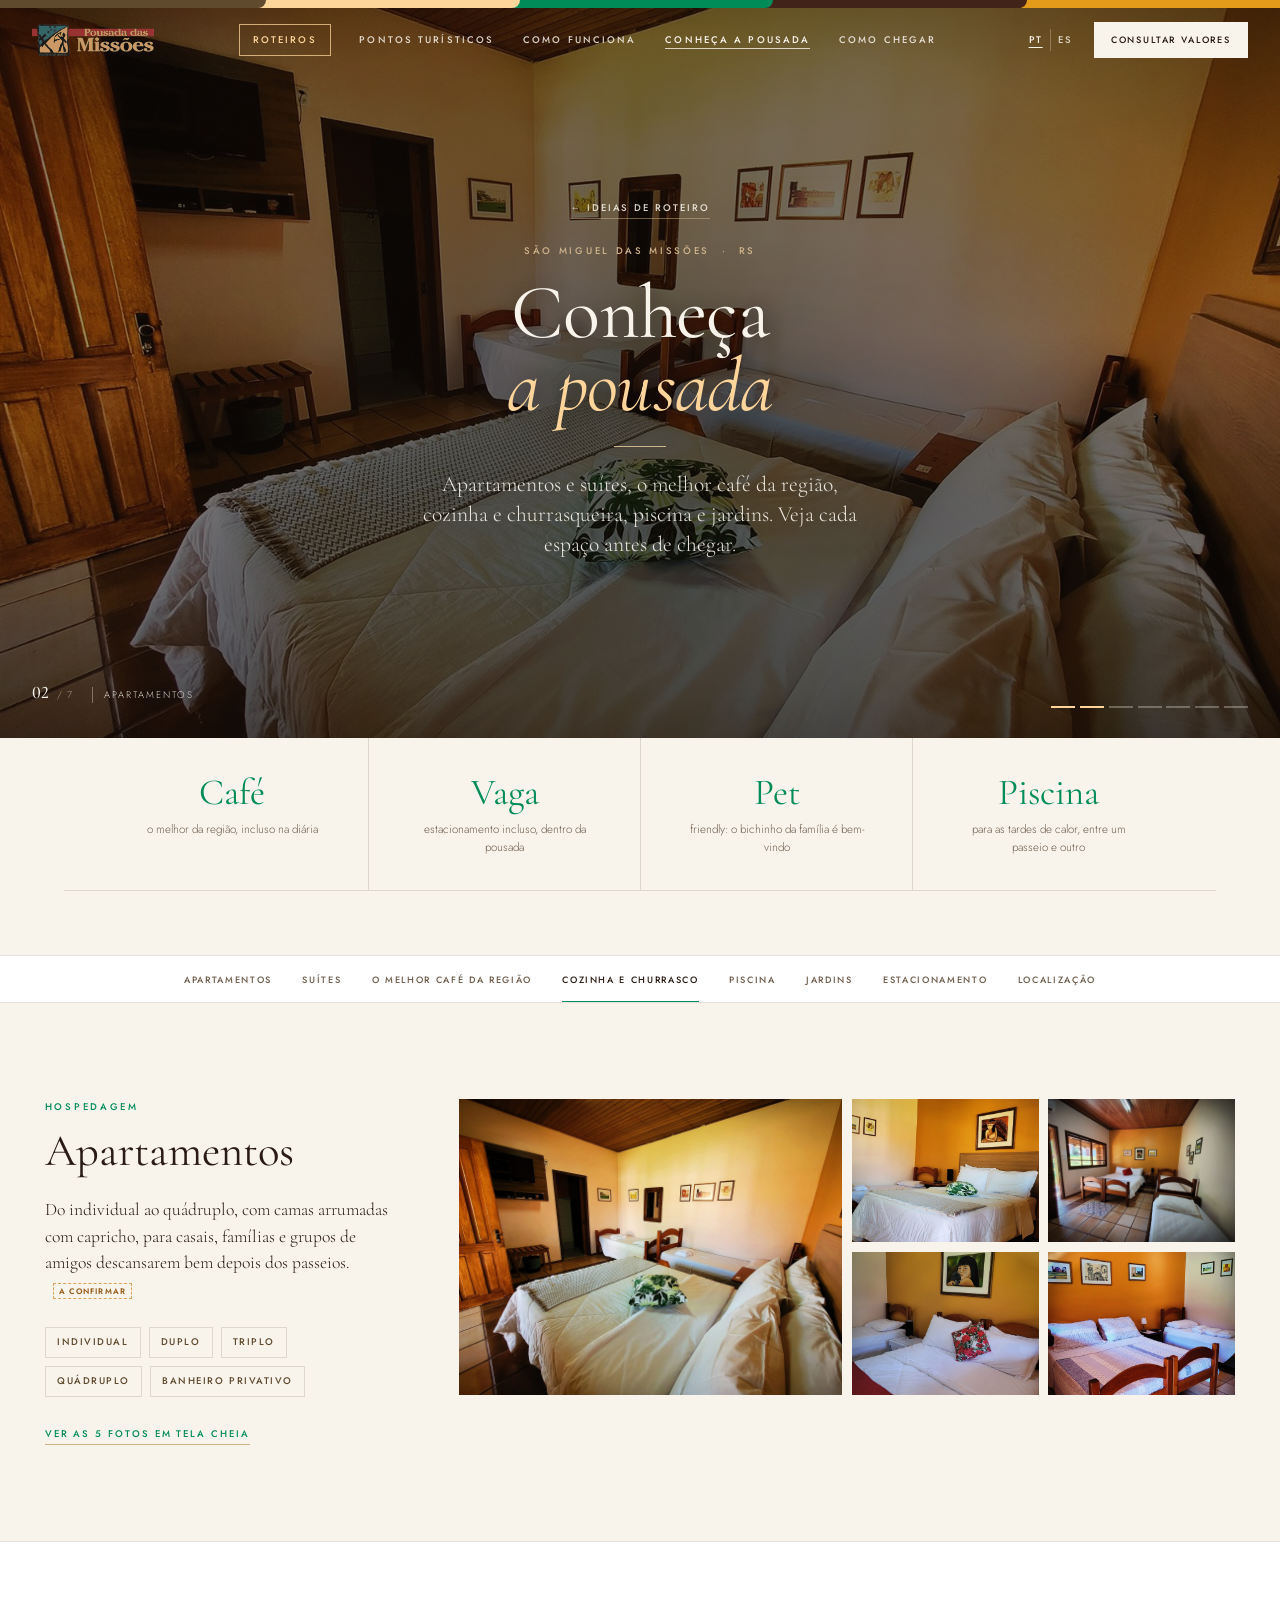
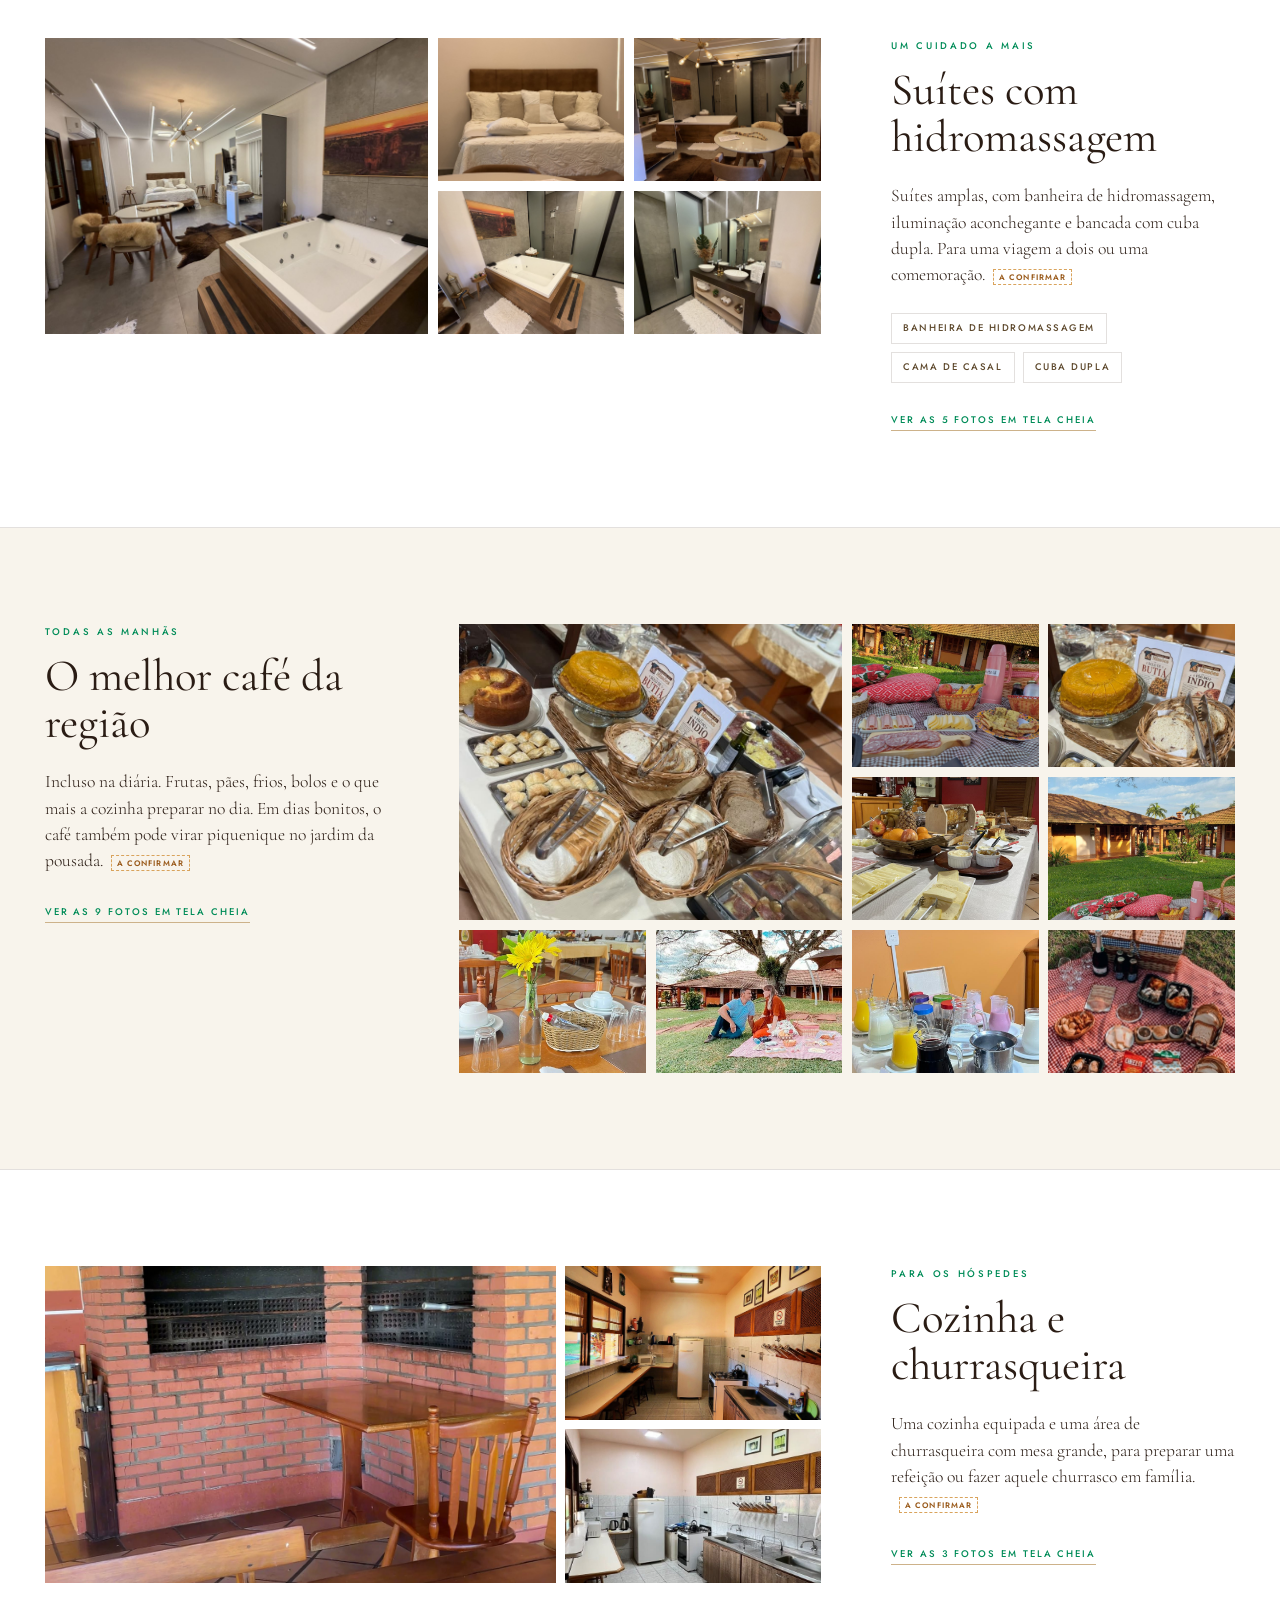
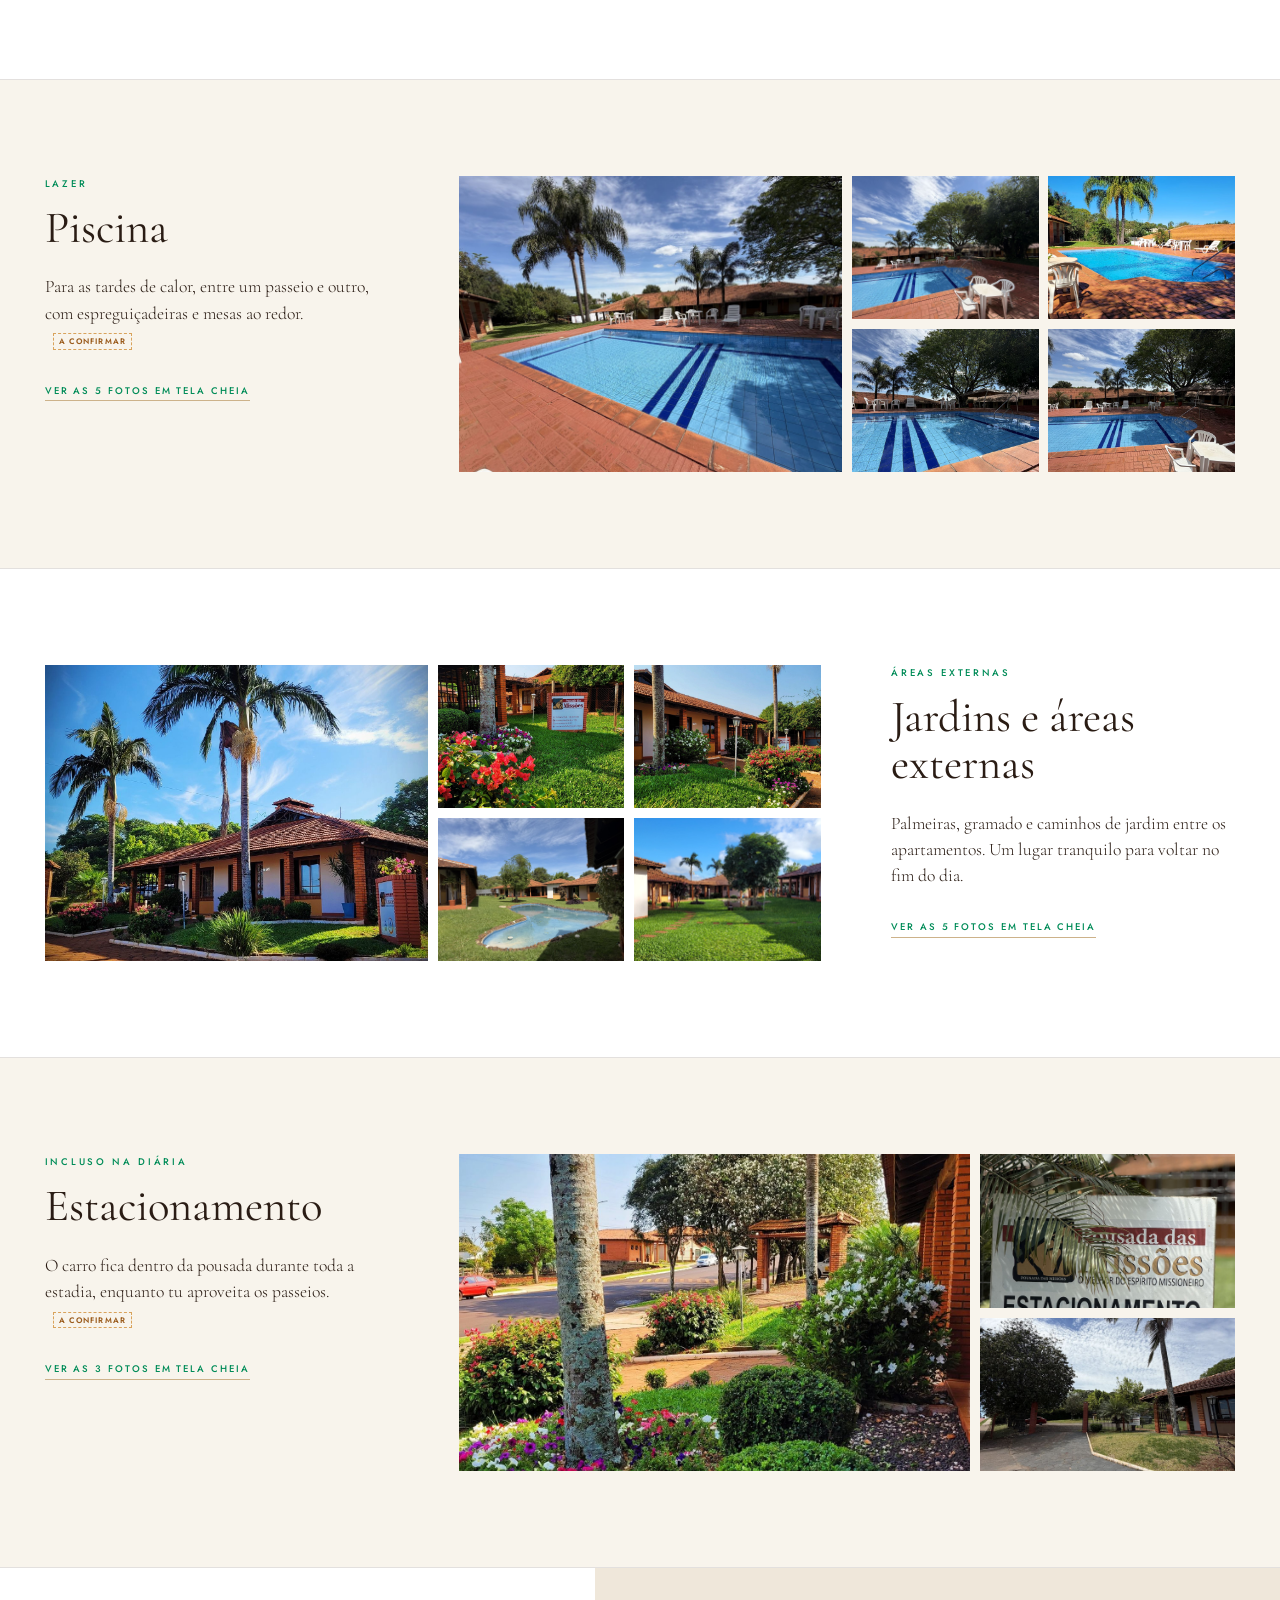
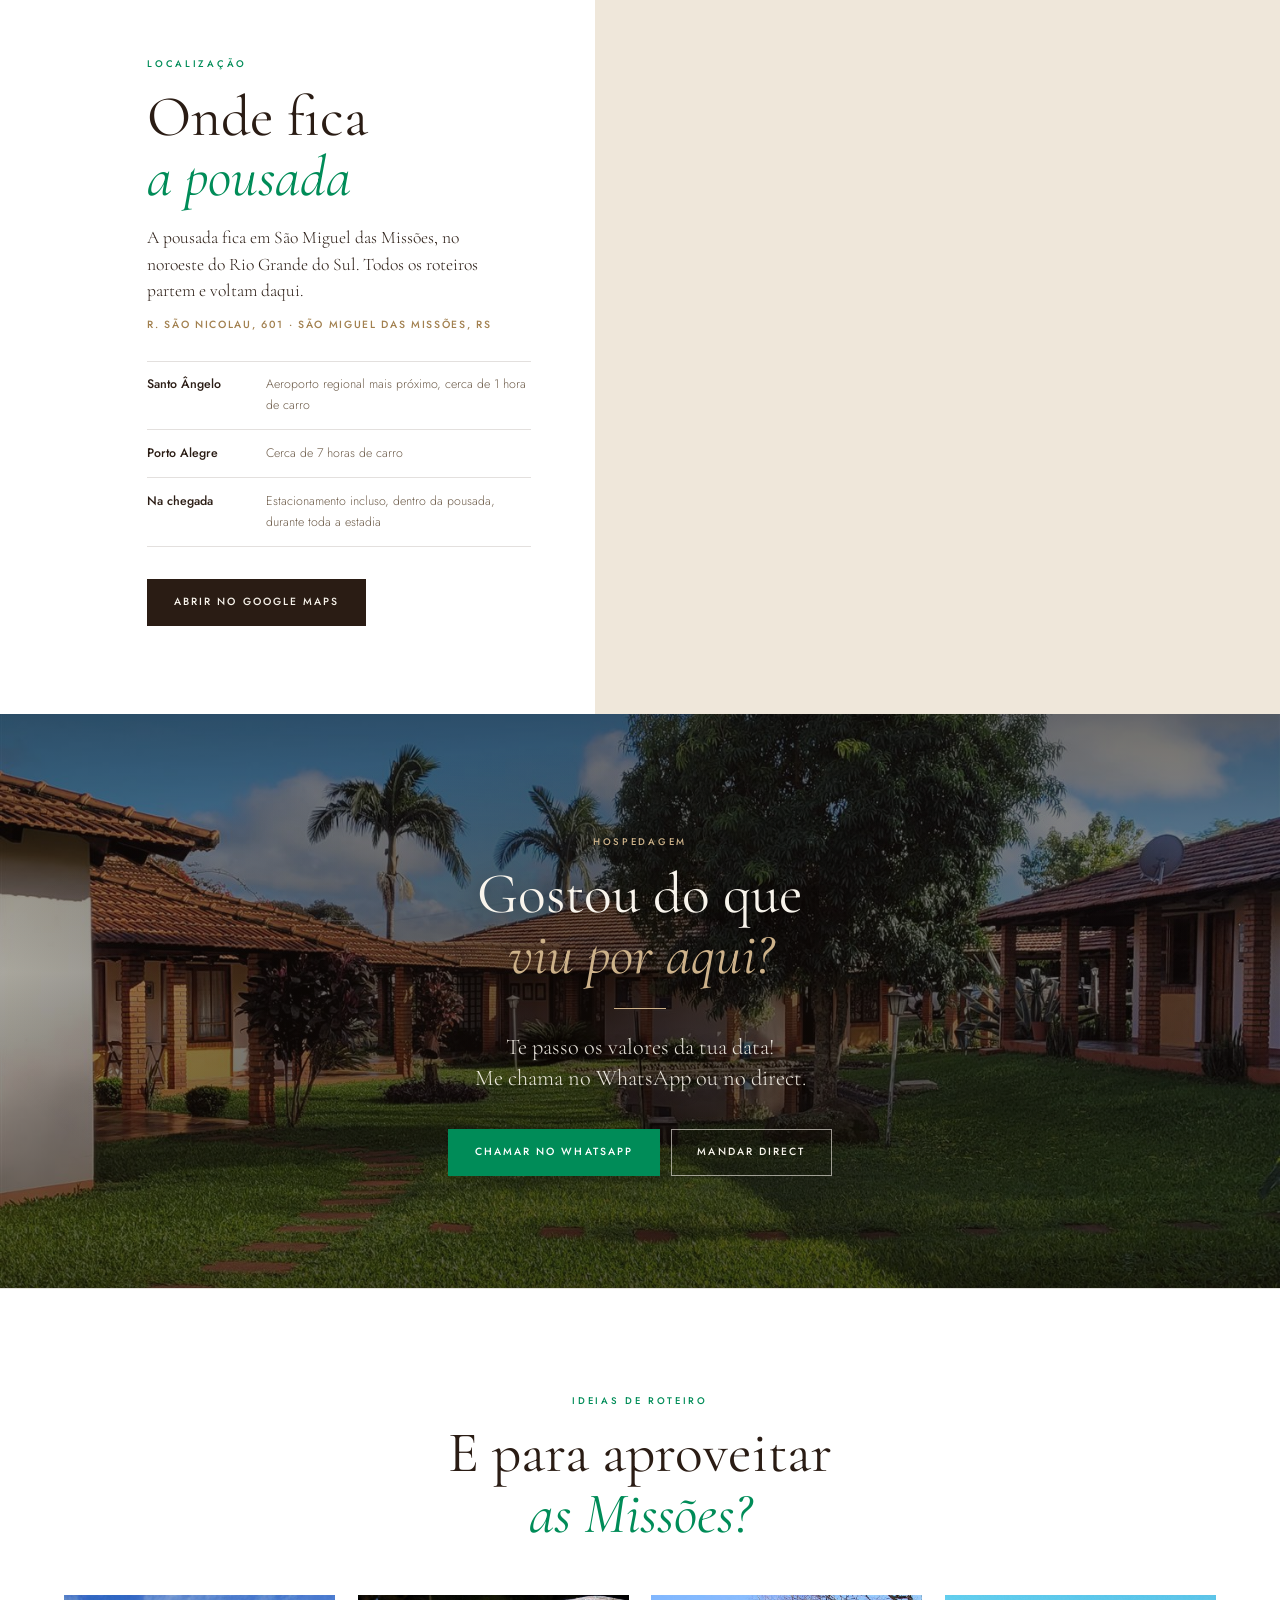
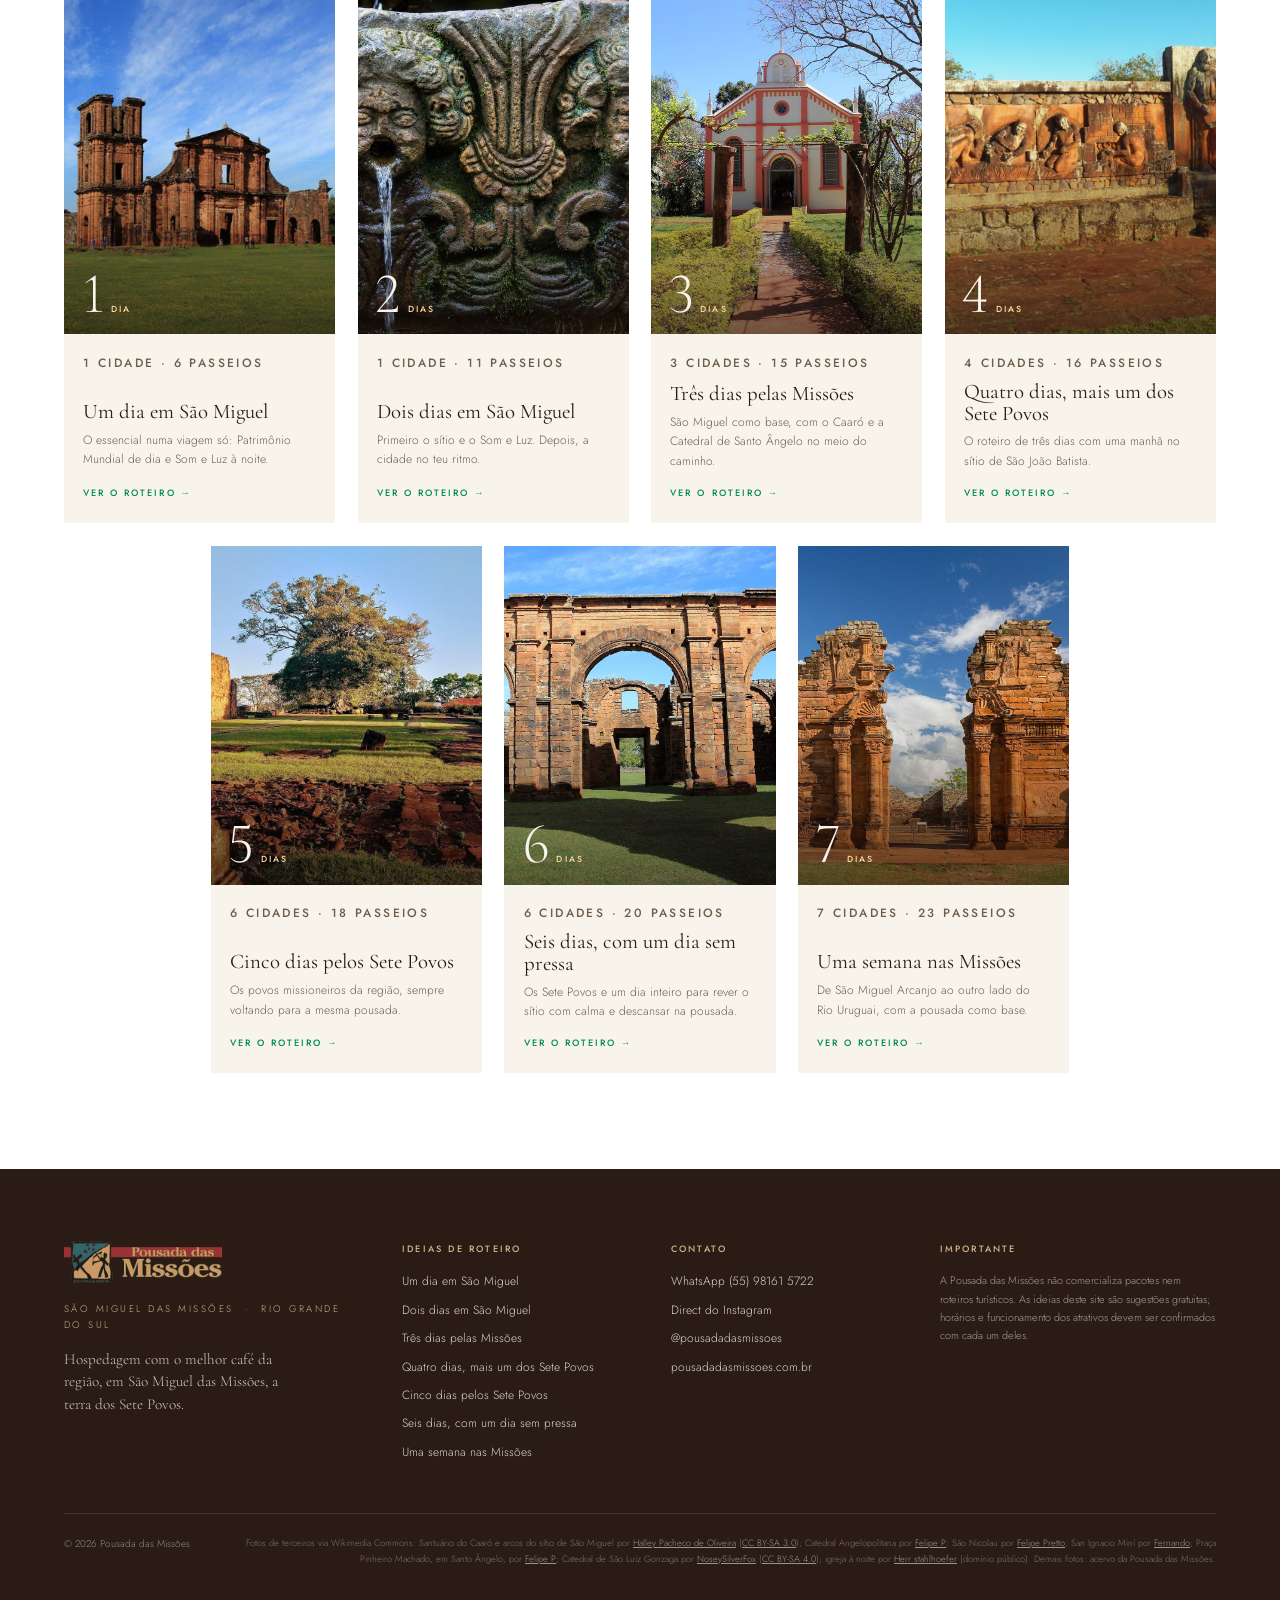
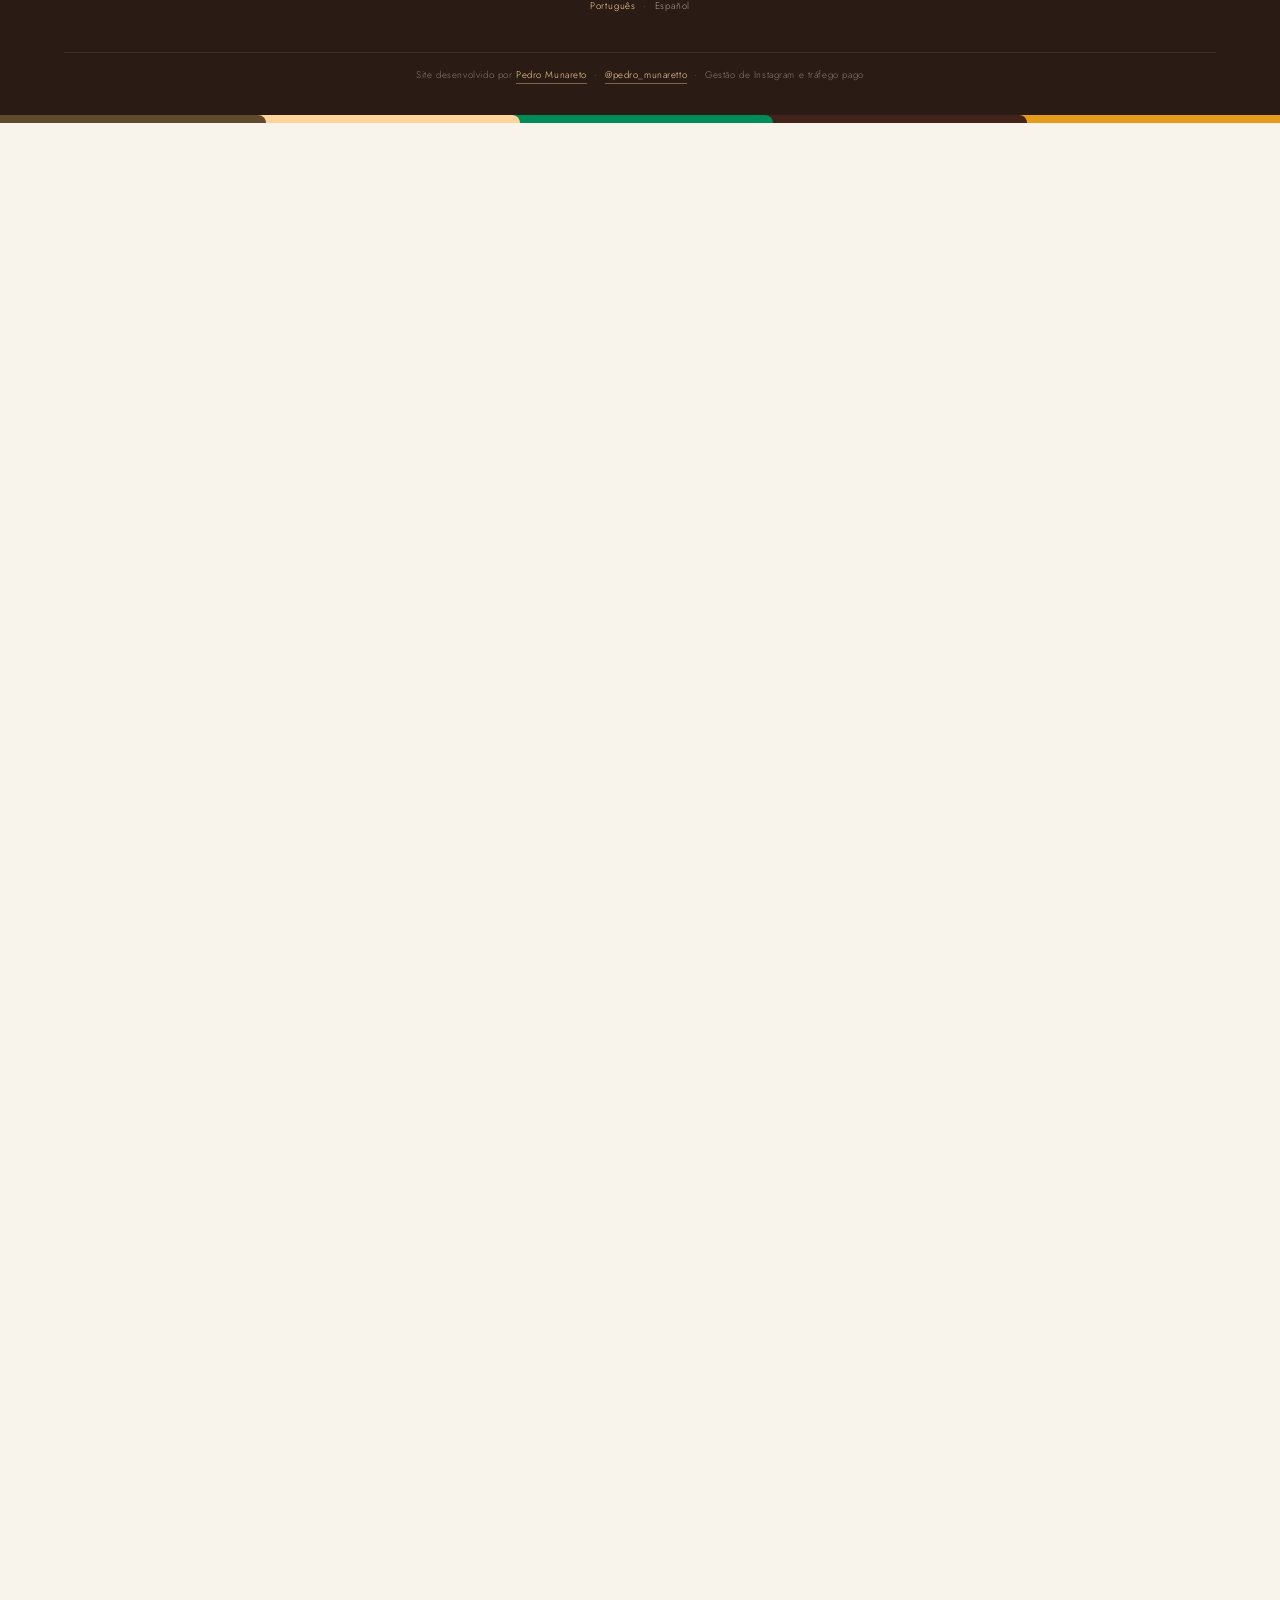
<file: pousada.html>
<!doctype html>
<html lang="pt-BR">
<head>
<meta charset="utf-8">
<meta name="viewport" content="width=device-width, initial-scale=1">
<title data-es="La posada | Pousada das Missões">A pousada | Pousada das Missões</title>
<meta name="description" content="Conheça a Pousada das Missões por dentro: apartamentos e suítes, o melhor café da região, piscina, jardins e estacionamento, em São Miguel das Missões, RS." data-es-content="Conocé la Pousada das Missões por dentro: habitaciones y suites, el mejor desayuno de la región, piscina, jardines y estacionamiento, en São Miguel das Missões, RS, Brasil.">
<!-- RASCUNHO: tirar a linha abaixo quando os donos aprovarem os textos -->
<meta name="robots" content="noindex">
<meta property="og:title" content="Conheça a pousada | Pousada das Missões">
<meta property="og:description" content="Apartamentos e suítes, o melhor café da região, cozinha e churrasqueira, piscina e jardins em São Miguel das Missões, RS.">
<meta property="og:image" content="https://pedronicolasmm-coder.github.io/pousada-roteiros/img/pousada/capa.jpg">
<meta property="og:url" content="https://pedronicolasmm-coder.github.io/pousada-roteiros/pousada.html">
<meta property="og:type" content="website">
<meta property="og:locale" content="pt_BR">
<meta property="og:locale:alternate" content="es_AR">
<meta name="theme-color" content="#2a1c14">
<link rel="icon" href="img/icone.png">
<link rel="apple-touch-icon" href="img/icone-180.png">
<link rel="alternate" hreflang="pt-BR" href="https://pedronicolasmm-coder.github.io/pousada-roteiros/pousada.html">
<link rel="alternate" hreflang="es" href="https://pedronicolasmm-coder.github.io/pousada-roteiros/pousada.html?lang=es">
<link rel="preconnect" href="https://fonts.googleapis.com">
<link rel="preconnect" href="https://fonts.gstatic.com" crossorigin>
<link href="https://fonts.googleapis.com/css2?family=Cormorant+Garamond:ital,wght@0,400;0,500;0,600;1,400;1,500&family=Jost:wght@300;400;500;600&display=swap" rel="stylesheet">
<script>/* idioma antes de desenhar a pagina: espanhol se o navegador pedir ou se a pessoa escolher ES */
(function(){var l='pt',e=0;try{var q=/[?&]lang=(pt|es)\b/.exec(location.search);if(q){l=q[1];e=1}else{try{localStorage.removeItem('lang')}catch(y){}var s=sessionStorage.getItem('lang');if(s==='pt'||s==='es'){l=s;e=1}else{var n=navigator.languages||[navigator.language||''];for(var i=0;i<n.length;i++){var c=String(n[i]).toLowerCase();if(c.indexOf('pt')===0)break;if(c.indexOf('es')===0){l='es';break}}}}}catch(x){}
window.IDIOMA=l;window.IDIOMA_ESCOLHIDO=e;if(l==='es'){var h=document.documentElement;h.lang='es';h.className+=' es';setTimeout(function(){h.className+=' pronto'},1500)}})();</script>
<link rel="stylesheet" href="estilo.css?v=20261112s">
</head>
<body class="pag-pousada">

<div class="faixa" aria-hidden="true"><i></i><i></i><i></i><i></i><i></i></div>

<header class="topo" id="topo">
  <a href="index.html" class="marca"><img src="img/logo.png" alt="Pousada das Missões"></a>
  <nav class="menu">
    <a href="index.html#roteiros" class="destaque" data-es="Itinerarios">Roteiros</a>
    <a href="pontos.html" data-es="Qué visitar">Pontos turísticos</a>
    <a href="index.html#sobre" data-es="Cómo funciona">Como funciona</a>
    <a href="pousada.html" class="atual" data-es="Conocé la posada">Conheça a pousada</a>
    <a href="#localizacao" data-es="Cómo llegar">Como chegar</a>
  </nav>
  <nav class="topo-mob" aria-label="Atalhos" data-es-aria-label="Accesos"><a href="index.html#roteiros" class="destaque" data-es="Itinerarios">Roteiros</a><a href="pousada.html" class="atual-mob" data-es="La posada">A pousada</a></nav>
  <button type="button" class="topo-menu-btn" id="menu-btn" aria-label="Abrir menu" data-es-aria-label="Abrir menú" aria-expanded="false"><span></span><span></span><span></span></button>
  <div class="topo-dir"><div class="idiomas" role="group" aria-label="Idioma"><a class="js-idioma" data-lang="pt" lang="pt-BR" hreflang="pt-BR" title="Português">PT</a><a class="js-idioma" data-lang="es" lang="es" hreflang="es" title="Español">ES</a></div><a class="btn btn-claro btn-peq js-wa" href="https://wa.me/5555981615722" target="_blank" rel="noopener" data-es="Consultar precios">Consultar valores</a></div>
</header>

<section class="hero rot-hero pousada-hero">
  <div class="hero-fotos" id="pousada-hero-fotos" aria-hidden="true"><figure class="foto hero-foto ativa" data-src="img/pousada/capa.jpg" data-legenda="A pousada" data-es-data-legenda="La posada" data-label=""></figure></div>
  <div class="hero-veu"></div>
  <div class="hero-txt">
    <a class="voltar" href="index.html" data-es="← Ideas de itinerario">← Ideias de roteiro</a>
    <p class="rotulo rotulo-claro">São Miguel das Missões &nbsp;·&nbsp; RS</p>
    <h1 data-es="Conocé<br><em>la posada</em>">Conheça<br><em>a pousada</em></h1>
    <span class="fio"></span>
    <p class="hero-sub" data-es="Habitaciones y suites, el mejor desayuno de la región, cocina y parrilla, piscina y jardines. Mirá cada espacio antes de llegar.">Apartamentos e suítes, o melhor café da região, cozinha e churrasqueira, piscina e jardins. Veja cada espaço antes de chegar.</p>
  </div>
  <div class="hero-rodape" aria-hidden="true">
    <p class="hero-legenda"><b id="hero-n">01</b><span id="hero-tot"></span><em id="hero-leg"></em></p>
    <div class="hero-prog" id="hero-prog"><i></i></div>
  </div>
</section>

<section class="fatos fatos-pousada" aria-label="Incluso na hospedagem" data-es-aria-label="Incluido en el alojamiento">
  <div class="fato"><b data-es="Desayuno">Café</b><span data-es="el mejor de la región, incluido en la tarifa">o melhor da região, incluso na diária</span></div>
  <div class="fato"><b data-es="Auto">Vaga</b><span data-es="estacionamiento incluido, dentro de la posada">estacionamento incluso, dentro da pousada</span></div>
  <div class="fato"><b>Pet</b><span data-es="friendly: la mascota de la familia es bienvenida">friendly: o bichinho da família é bem-vindo</span></div>
  <div class="fato"><b>Piscina</b><span data-es="para las tardes de calor, entre un paseo y otro">para as tardes de calor, entre um passeio e outro</span></div>
</section>

<div class="seletor-wrap nav-dias-wrap">
  <nav class="seletor nav-dias nav-espacos" id="nav-espacos" aria-label="Espaços da pousada" data-es-aria-label="Espacios de la posada"></nav>
</div>

<main id="espacos" class="espacos"></main>

<section class="chegar" id="localizacao">
  <div class="chegar-txt">
    <p class="rotulo" data-es="Ubicación">Localização</p>
    <h2 data-es="Dónde queda<br><em>la posada</em>">Onde fica<br><em>a pousada</em></h2>
    <p class="chegar-intro" data-es="La posada está en São Miguel das Missões, en el noroeste de Rio Grande do Sul, Brasil. Todos los itinerarios salen y vuelven acá.">A pousada fica em São Miguel das Missões, no noroeste do Rio Grande do Sul. Todos os roteiros partem e voltam daqui.</p>
    <p class="chegar-end">R. São Nicolau, 601 · São Miguel das Missões, RS</p>
    <ul class="chegar-lista">
      <li><b>Santo Ângelo</b><span data-es="Aeropuerto regional más cercano, a cerca de 1 hora en auto">Aeroporto regional mais próximo, cerca de 1 hora de carro</span></li>
      <li><b>Porto Alegre</b><span data-es="A cerca de 7 horas en auto">Cerca de 7 horas de carro</span></li>
      <li><b data-es="Al llegar">Na chegada</b><span data-es="Estacionamiento incluido, dentro de la posada, durante toda la estadía">Estacionamento incluso, dentro da pousada, durante toda a estadia</span></li>
    </ul>
    <a class="btn btn-escuro" href="https://www.google.com/maps/search/?api=1&amp;query=Pousada%20das%20Miss%C3%B5es%2C%20S%C3%A3o%20Miguel%20das%20Miss%C3%B5es%20RS" target="_blank" rel="noopener" data-es="Abrir en Google Maps">Abrir no Google Maps</a>
  </div>
  <div class="chegar-mapa">
    <iframe title="Mapa da Pousada das Missões" data-es-title="Mapa de la Pousada das Missões" loading="lazy" referrerpolicy="no-referrer-when-downgrade" src="https://maps.google.com/maps?q=Pousada%20das%20Miss%C3%B5es%2C%20S%C3%A3o%20Miguel%20das%20Miss%C3%B5es%20RS&amp;z=13&amp;output=embed"></iframe>
  </div>
</section>

<section class="cta" id="contato">
  <figure class="foto cta-foto" data-src="img/cta.jpg" data-label=""></figure>
  <div class="hero-veu"></div>
  <div class="cta-txt">
    <p class="rotulo rotulo-claro" data-es="Alojamiento">Hospedagem</p>
    <h2 data-es="¿Te gustó lo que<br><em>viste por acá?</em>">Gostou do que<br><em>viu por aqui?</em></h2>
    <span class="fio"></span>
    <p class="cta-sub" data-es="¡Te paso los precios para tu fecha!<br>Escribime por WhatsApp o por mensaje directo.">Te passo os valores da tua data!<br>Me chama no WhatsApp ou no direct.</p>
    <div class="botoes">
      <a class="btn btn-verde" href="https://wa.me/5555981615722?text=Ol%C3%A1!%20Vi%20as%20fotos%20da%20pousada%20e%20quero%20saber%20os%20valores%20para%20a%20minha%20data." data-es-href="https://wa.me/5555981615722?text=%C2%A1Hola%21%20Vi%20las%20fotos%20de%20la%20posada%20y%20quiero%20saber%20los%20precios%20para%20mi%20fecha." target="_blank" rel="noopener" data-es="Escribir por WhatsApp">Chamar no WhatsApp</a>
      <a class="btn btn-contorno" href="https://ig.me/m/pousadadasmissoes" target="_blank" rel="noopener" data-es="Enviar mensaje directo">Mandar direct</a>
    </div>
  </div>
</section>

<section class="roteiros outros-sec">
  <div class="roteiros-cab">
    <p class="rotulo" data-es="Ideas de itinerario">Ideias de roteiro</p>
    <h2 data-es="¿Y para disfrutar<br><em>las Misiones?</em>">E para aproveitar<br><em>as Missões?</em></h2>
  </div>
  <div class="cards" id="outros"></div>
</section>

<footer class="rodape">
  <div class="rodape-grade">
    <div class="rodape-marca">
      <img src="img/logo.png" alt="Pousada das Missões">
      <p class="rodape-local">São Miguel das Missões &nbsp;·&nbsp; Rio Grande do Sul</p>
      <p class="rodape-frase" data-es="Alojamiento con el mejor desayuno de la región, en São Miguel das Missões, la tierra de los Siete Pueblos.">Hospedagem com o melhor café da região, em São Miguel das Missões, a terra dos Sete Povos.</p>
    </div>
    <div>
      <p class="rodape-tit" data-es="Ideas de itinerario">Ideias de roteiro</p>
      <ul class="rodape-links" id="rodape-roteiros"></ul>
    </div>
    <div>
      <p class="rodape-tit" data-es="Contacto">Contato</p>
      <ul class="rodape-links">
        <li><a href="https://wa.me/5555981615722" target="_blank" rel="noopener">WhatsApp (55) 98161 5722</a></li>
        <li><a href="https://ig.me/m/pousadadasmissoes" target="_blank" rel="noopener" data-es="Mensaje directo de Instagram">Direct do Instagram</a></li>
        <li><a href="https://instagram.com/pousadadasmissoes" target="_blank" rel="noopener">@pousadadasmissoes</a></li>
        <li><a href="https://pousadadasmissoes.com.br" target="_blank" rel="noopener">pousadadasmissoes.com.br</a></li>
      </ul>
    </div>
    <div>
      <p class="rodape-tit">Importante</p>
      <p class="rodape-aviso" data-es="La Pousada das Missões no comercializa paquetes ni itinerarios turísticos. Las ideas de este sitio son sugerencias gratuitas; los horarios y el funcionamiento de los atractivos deben confirmarse con cada uno de ellos.">A Pousada das Missões não comercializa pacotes nem roteiros turísticos. As ideias deste site são sugestões gratuitas; horários e funcionamento dos atrativos devem ser confirmados com cada um deles.</p>
    </div>
  </div>
  <div class="rodape-base">
    <p>© <span id="ano">2026</span> Pousada das Missões</p>
    <p class="creditos"><span data-es="Fotos de terceros vía Wikimedia Commons:">Fotos de terceiros via Wikimedia Commons:</span>
      <span data-es="Santuario de Caaró y arcos del sitio de São Miguel por">Santuário do Caaró e arcos do sítio de São Miguel por</span> <a href="https://commons.wikimedia.org/wiki/File:Santu%C3%A1rio_de_Caar%C3%B3_01.jpg" target="_blank" rel="noopener">Halley Pacheco de Oliveira</a> (<a href="https://creativecommons.org/licenses/by-sa/3.0/deed.pt-br" target="_blank" rel="noopener">CC BY-SA 3.0</a>);
      Catedral Angelopolitana por <a href="https://commons.wikimedia.org/wiki/File:Catedral_angelopolitana_santo_angelo.jpg" target="_blank" rel="noopener">Felipe P</a>;
      São Nicolau por <a href="https://commons.wikimedia.org/wiki/File:Ruinas_sao_nicolau3.jpg" target="_blank" rel="noopener">Felipe Pretto</a>;
      San Ignacio Miní por <a href="https://commons.wikimedia.org/wiki/File:Ruins_of_San_Ignacio_Min%C3%AD_-_Church.jpg" target="_blank" rel="noopener">Fernando</a>;
      <span data-es="Plaza Pinheiro Machado, en Santo Ângelo, por">Praça Pinheiro Machado, em Santo Ângelo, por</span> <a href="https://commons.wikimedia.org/wiki/File:Pra%C3%A7a_Pinheiro_Machado_Santo_Angelo.jpg" target="_blank" rel="noopener">Felipe P</a>;
      Catedral de São Luiz Gonzaga por <a href="https://commons.wikimedia.org/wiki/File:Cathedral_Basilica_S%C3%A3o_Luiz_Gonzaga,_%D1%81ampan%C3%A1rio.jpg" target="_blank" rel="noopener">NoseySilverFox</a>
      (<a href="https://creativecommons.org/licenses/by-sa/4.0/deed.pt-br" target="_blank" rel="noopener">CC BY-SA 4.0</a>);
      <span data-es="iglesia de noche por">igreja à noite por</span> <a href="https://commons.wikimedia.org/wiki/File:Igreja_jesu%C3%ADtica_a_noite_em_S%C3%A3o_Miguel_das_Miss%C3%B5es,_RS.jpg" target="_blank" rel="noopener">Herr stahlhoefer</a> <span data-es="(dominio público). Las demás fotos: archivo de la Pousada das Missões.">(domínio público). Demais fotos: acervo da Pousada das Missões.</span></p>
    <p class="rodape-idiomas"><a class="js-idioma" data-lang="pt" lang="pt-BR" hreflang="pt-BR">Português</a> &nbsp;·&nbsp; <a class="js-idioma" data-lang="es" lang="es" hreflang="es">Español</a></p>
    <p class="assinatura"><span data-es="Sitio desarrollado por">Site desenvolvido por</span> <a href="https://wa.me/5555991011436?text=Ol%C3%A1%20Pedro!%20Vi%20o%20site%20da%20Pousada%20das%20Miss%C3%B5es." target="_blank" rel="noopener">Pedro Munareto</a> &nbsp;·&nbsp; <a href="https://www.instagram.com/pedro_munaretto/" target="_blank" rel="noopener">@pedro_munaretto</a> &nbsp;·&nbsp; <span data-es="Gestión de Instagram y tráfico pago">Gestão de Instagram e tráfego pago</span></p>
  </div>
</footer>
<div class="faixa faixa-base" aria-hidden="true"><i></i><i></i><i></i><i></i><i></i></div>

<script src="roteiros.js?v=20261112s"></script>
<script src="pousada-fotos.js?v=20261112s"></script>
<script src="es.js?v=20261112s"></script>
<script src="app.js?v=20261112s"></script>
</body>
</html>
</file>
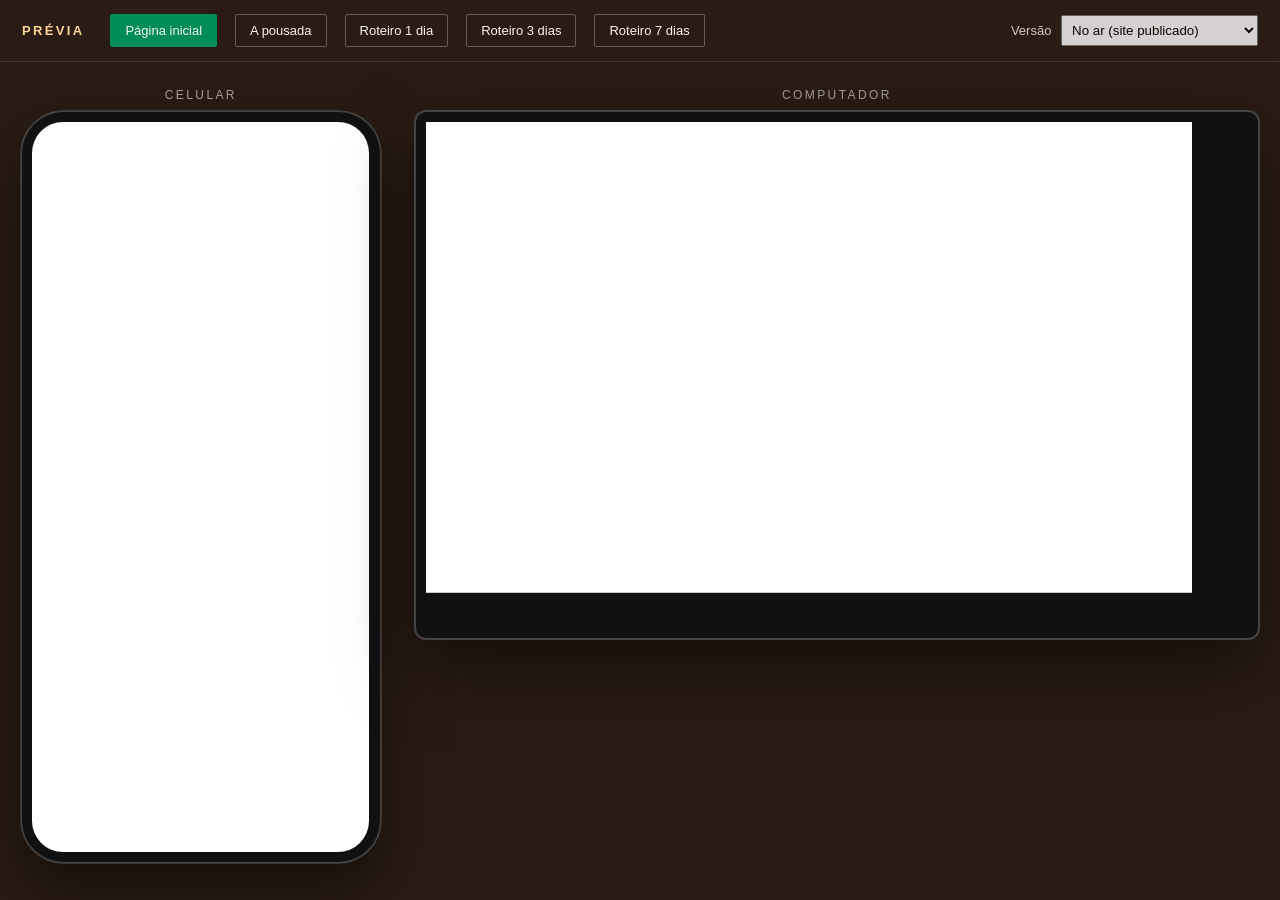
<file: previa.html>
<!doctype html>
<html lang="pt-BR">
<head>
<meta charset="utf-8">
<meta name="viewport" content="width=device-width, initial-scale=1">
<meta name="robots" content="noindex">
<title>Prévia celular e computador | Pousada das Missões</title>
<style>
  :root { --fundo: #2a1c14; --marfim: #f8f4ec; --verde: #008c58; --creme: #fdd59b; }
  * { box-sizing: border-box; margin: 0; }
  body { background: var(--fundo); color: var(--marfim); font-family: "Segoe UI", Arial, sans-serif; min-height: 100vh; }
  header { display: flex; flex-wrap: wrap; align-items: center; gap: 10px 18px; padding: 14px 22px; border-bottom: 1px solid rgba(248, 244, 236, .12); }
  header b { font-size: 13px; letter-spacing: .18em; text-transform: uppercase; color: var(--creme); margin-right: 8px; }
  header button { background: none; border: 1px solid rgba(248, 244, 236, .3); color: var(--marfim); padding: 8px 14px; font-size: 13px; cursor: pointer; border-radius: 2px; }
  header button.ativo { background: var(--verde); border-color: var(--verde); }
  header label { margin-left: auto; font-size: 13px; opacity: .8; }
  header select { margin-left: 6px; padding: 6px; }
  main { display: flex; gap: 36px; padding: 26px 22px; align-items: flex-start; justify-content: center; }
  .bloco p { font-size: 12px; letter-spacing: .2em; text-transform: uppercase; opacity: .6; margin-bottom: 10px; text-align: center; }
  .celular { width: 414px; height: 868px; padding: 12px; border-radius: 48px; background: #111; box-shadow: 0 0 0 2px #444, 0 30px 70px rgba(0, 0, 0, .5); }
  .celular iframe { width: 390px; height: 844px; border: 0; border-radius: 36px; background: #fff; }
  .pc { flex: 1; max-width: 1100px; }
  .pc-caixa { position: relative; width: 100%; aspect-ratio: 16 / 10; background: #111; padding: 10px; border-radius: 10px; box-shadow: 0 0 0 2px #444, 0 30px 70px rgba(0, 0, 0, .5); overflow: hidden; }
  .pc-caixa iframe { position: absolute; left: 10px; top: 10px; width: 1440px; height: 900px; border: 0; transform-origin: 0 0; background: #fff; }
  @media (max-width: 1100px) { .pc { display: none; } }
</style>
</head>
<body>
<header>
  <b>Prévia</b>
  <button type="button" data-p="index.html">Página inicial</button>
  <button type="button" data-p="pousada.html">A pousada</button>
  <button type="button" data-p="roteiro.html?dias=1">Roteiro 1 dia</button>
  <button type="button" data-p="roteiro.html?dias=3">Roteiro 3 dias</button>
  <button type="button" data-p="roteiro.html?dias=7">Roteiro 7 dias</button>
  <label>Versão
    <select id="fonte">
      <option value="https://pedronicolasmm-coder.github.io/pousada-roteiros/">No ar (site publicado)</option>
      <option value="./">Arquivos deste computador</option>
    </select>
  </label>
</header>
<main>
  <div class="bloco">
    <p>Celular</p>
    <div class="celular"><iframe id="cel" title="Site no celular"></iframe></div>
  </div>
  <div class="bloco pc">
    <p>Computador</p>
    <div class="pc-caixa" id="pc-caixa"><iframe id="pc" title="Site no computador"></iframe></div>
  </div>
</main>
<script>
  var cel = document.getElementById('cel'), pc = document.getElementById('pc'), fonte = document.getElementById('fonte');
  var pagina = 'index.html';
  try { pagina = localStorage.getItem('previa-pagina') || 'index.html'; } catch (e) {}
  if (location.protocol === 'file:') fonte.value = './';
  function abre() {
    var url = fonte.value + pagina;
    cel.src = url; pc.src = url;
    Array.prototype.forEach.call(document.querySelectorAll('header button'), function (b) { b.classList.toggle('ativo', b.getAttribute('data-p') === pagina); });
    try { localStorage.setItem('previa-pagina', pagina); } catch (e) {}
  }
  function escala() {
    var caixa = document.getElementById('pc-caixa');
    var s = (caixa.clientWidth - 20) / 1440;
    pc.style.transform = 'scale(' + s + ')';
    pc.style.height = ((caixa.clientHeight - 20) / s) + 'px';
    var z = Math.min(1, (window.innerHeight - 150) / 868);
    document.querySelector('.celular').style.zoom = z;
  }
  document.querySelector('header').addEventListener('click', function (ev) {
    var b = ev.target.closest('button'); if (!b) return;
    pagina = b.getAttribute('data-p'); abre();
  });
  fonte.addEventListener('change', abre);
  window.addEventListener('resize', escala);
  escala(); abre();
</script>
</body>
</html>
</file>
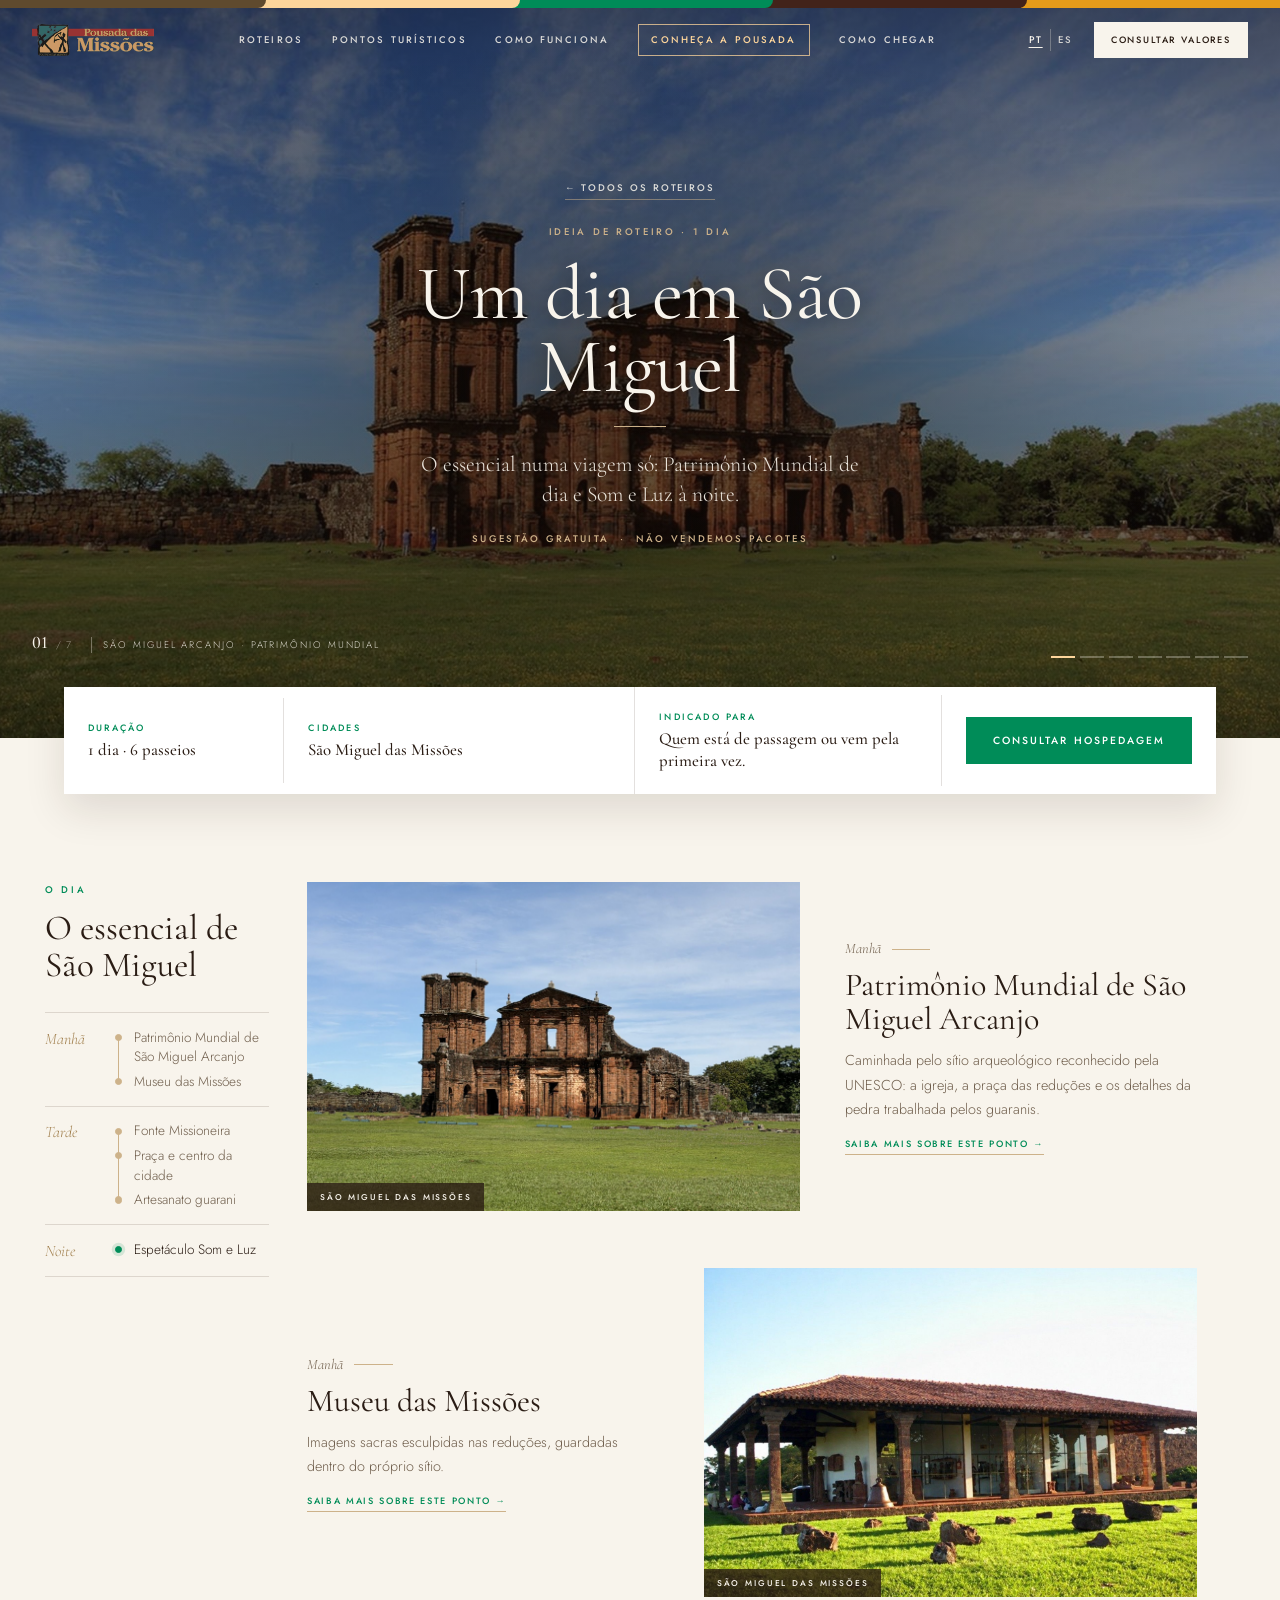
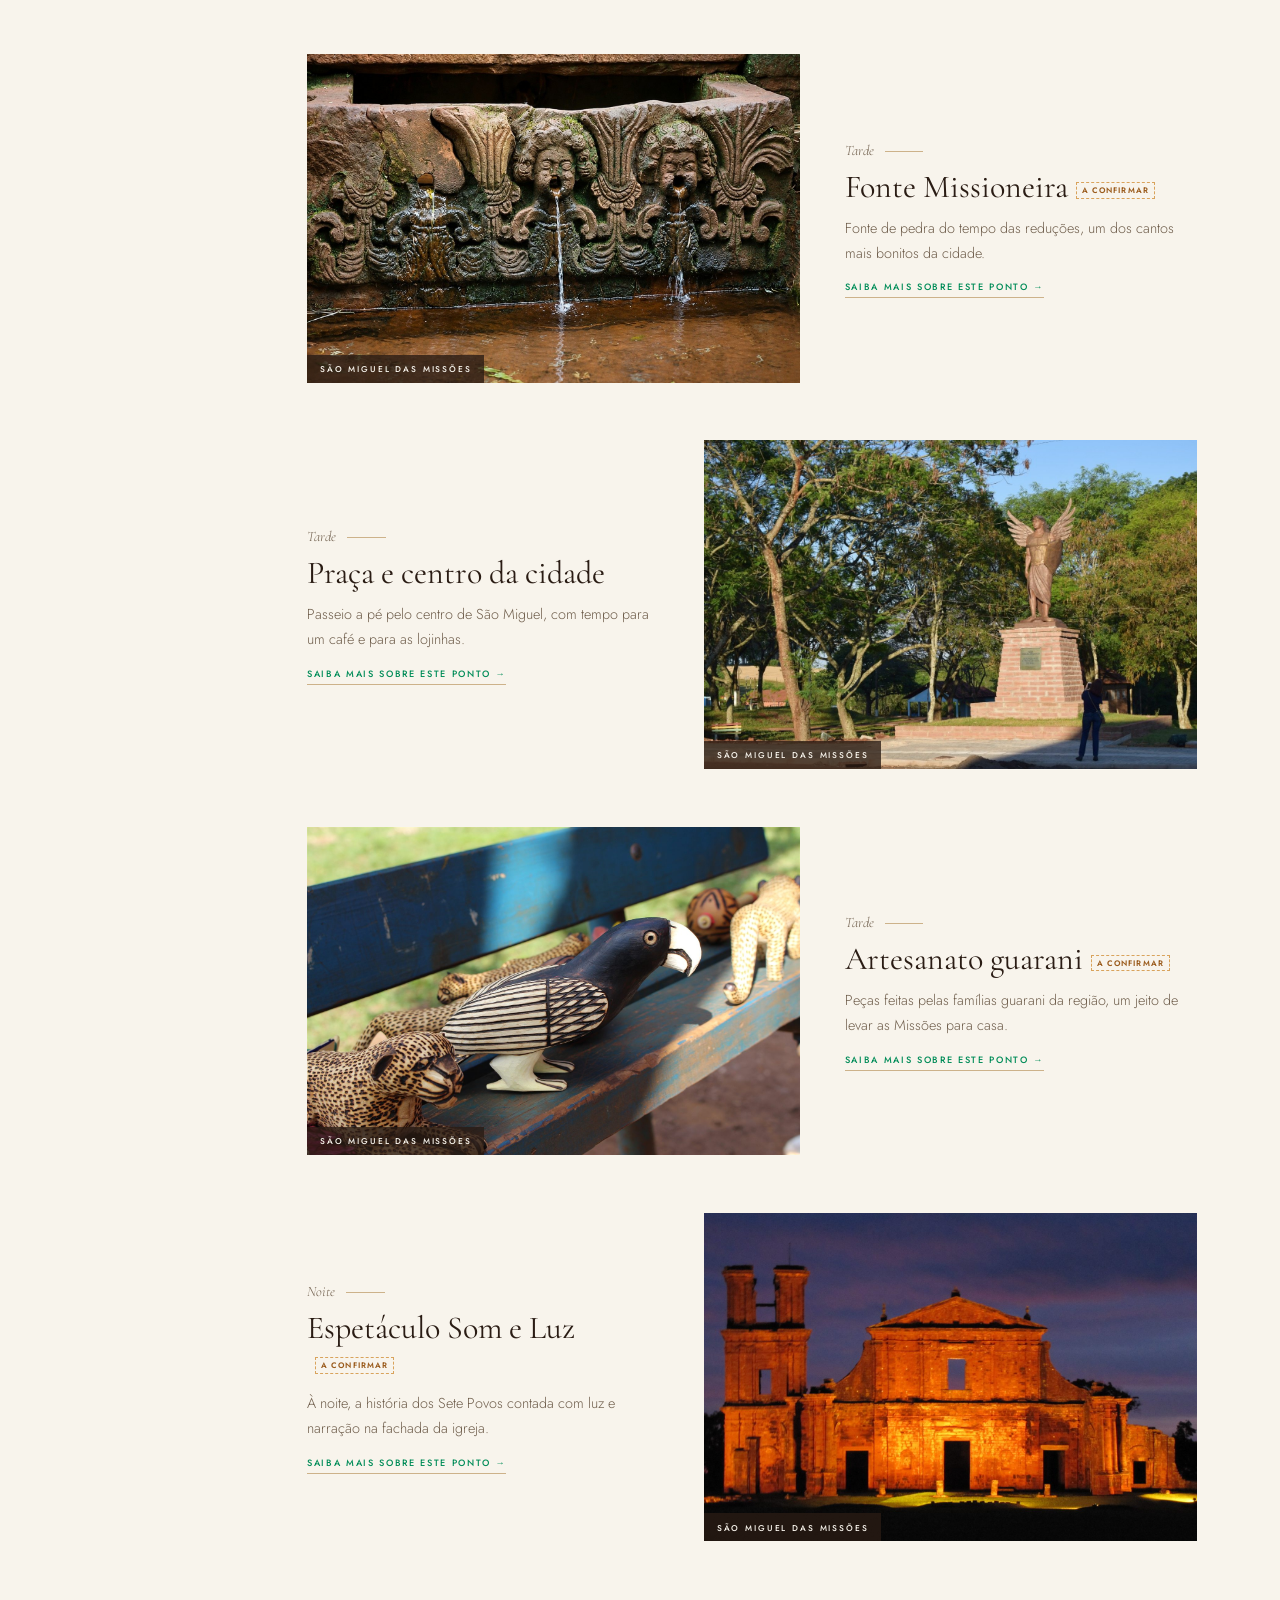
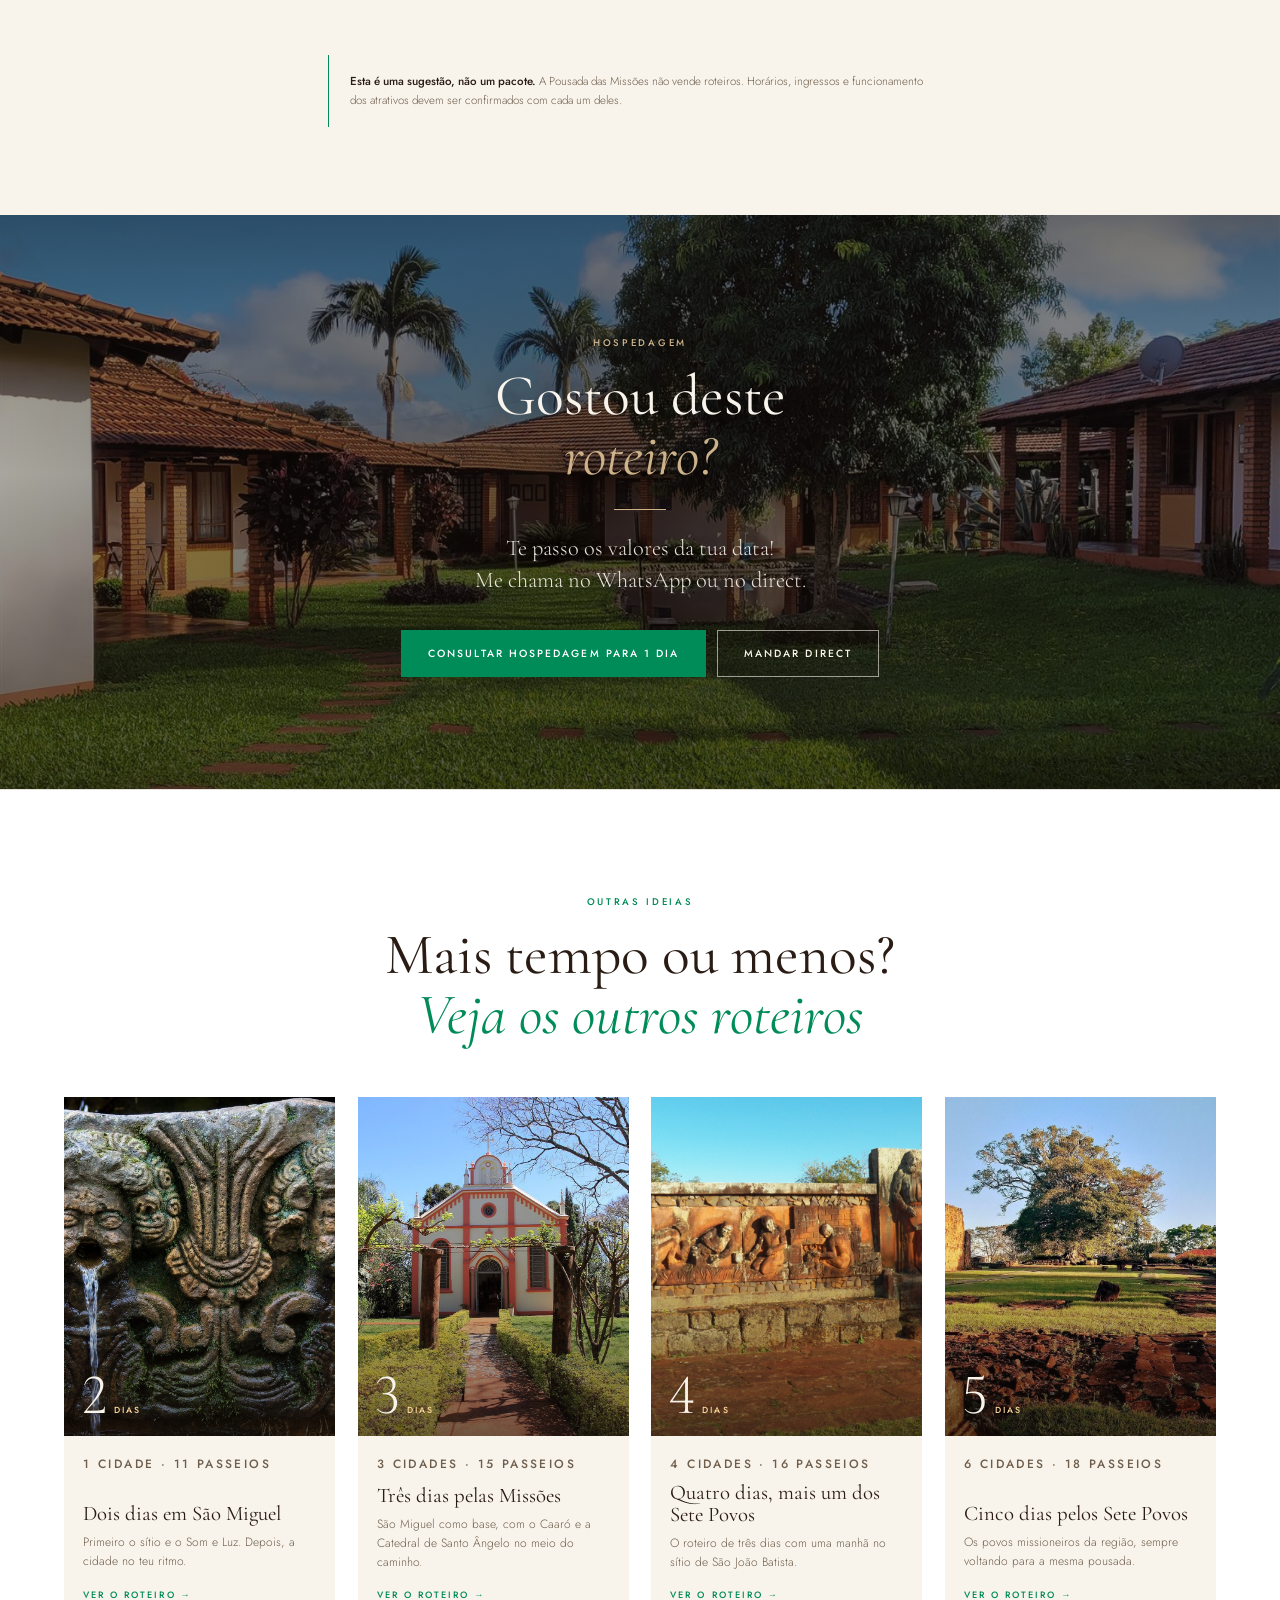
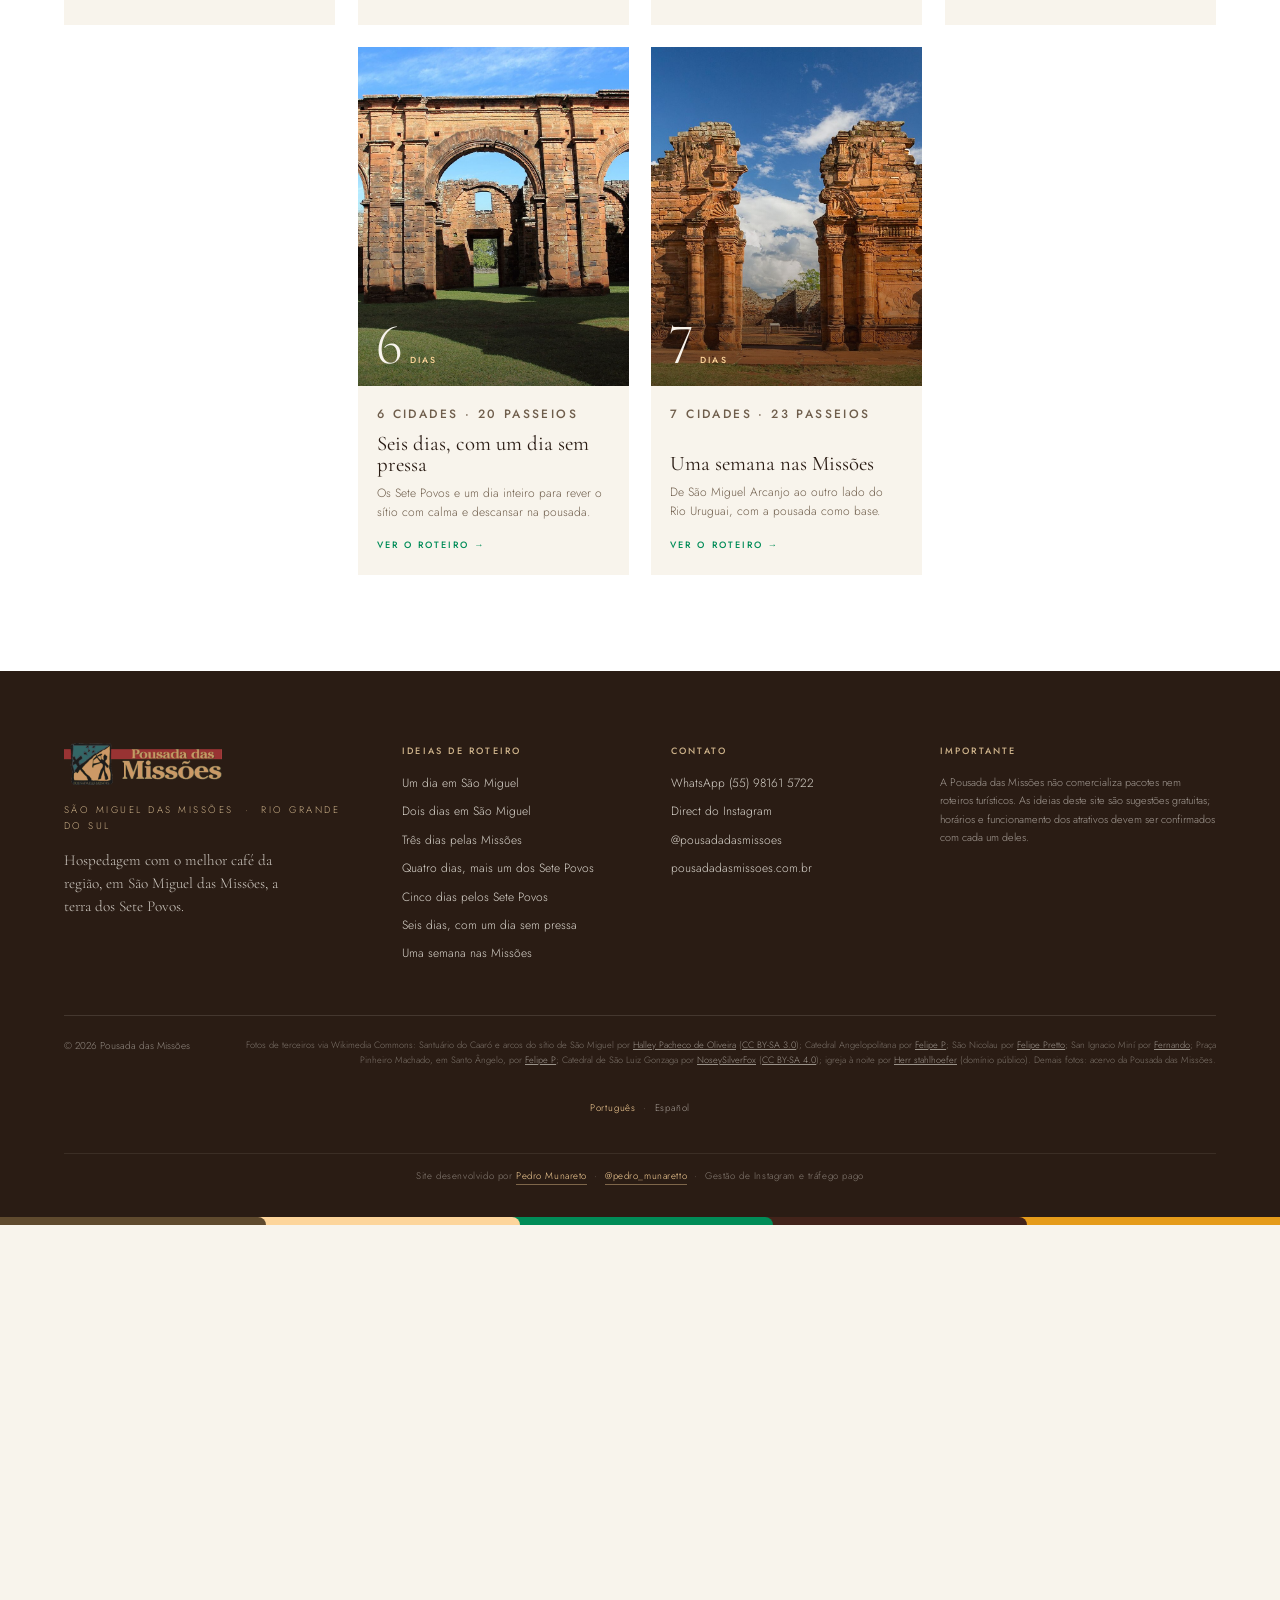
<file: roteiro.html>
<!doctype html>
<html lang="pt-BR">
<head>
<meta charset="utf-8">
<meta name="viewport" content="width=device-width, initial-scale=1">
<title data-es="Idea de itinerario | Pousada das Missões">Ideia de roteiro | Pousada das Missões</title>
<meta name="description" content="Ideia de roteiro dia a dia em São Miguel das Missões e na região dos Sete Povos. Sugestão gratuita da Pousada das Missões, que não vende pacotes." data-es-content="Idea de itinerario día a día en São Miguel das Missões y en la región de los Siete Pueblos. Sugerencia gratuita de la Pousada das Missões, que no vende paquetes.">
<!-- RASCUNHO: tirar a linha abaixo quando os donos aprovarem os textos -->
<meta name="robots" content="noindex">
<meta property="og:title" content="Ideias de roteiro | Pousada das Missões">
<meta property="og:description" content="Roteiros dia a dia por São Miguel das Missões e pelos Sete Povos. Sugestões gratuitas, sem venda de pacotes.">
<meta property="og:image" content="https://pedronicolasmm-coder.github.io/pousada-roteiros/img/capa.jpg">
<meta property="og:url" content="https://pedronicolasmm-coder.github.io/pousada-roteiros/roteiro.html">
<meta property="og:type" content="website">
<meta property="og:locale" content="pt_BR">
<meta property="og:locale:alternate" content="es_AR">
<meta name="theme-color" content="#2a1c14">
<link rel="icon" href="img/icone.png">
<link rel="apple-touch-icon" href="img/icone-180.png">
<link rel="alternate" hreflang="pt-BR" href="https://pedronicolasmm-coder.github.io/pousada-roteiros/roteiro.html">
<link rel="alternate" hreflang="es" href="https://pedronicolasmm-coder.github.io/pousada-roteiros/roteiro.html?lang=es">
<link rel="preconnect" href="https://fonts.googleapis.com">
<link rel="preconnect" href="https://fonts.gstatic.com" crossorigin>
<link href="https://fonts.googleapis.com/css2?family=Cormorant+Garamond:ital,wght@0,400;0,500;0,600;1,400;1,500&family=Jost:wght@300;400;500;600&display=swap" rel="stylesheet">
<script>/* idioma antes de desenhar a pagina: espanhol se o navegador pedir ou se a pessoa escolher ES */
(function(){var l='pt',e=0;try{var q=/[?&]lang=(pt|es)\b/.exec(location.search);if(q){l=q[1];e=1}else{try{localStorage.removeItem('lang')}catch(y){}var s=sessionStorage.getItem('lang');if(s==='pt'||s==='es'){l=s;e=1}else{var n=navigator.languages||[navigator.language||''];for(var i=0;i<n.length;i++){var c=String(n[i]).toLowerCase();if(c.indexOf('pt')===0)break;if(c.indexOf('es')===0){l='es';break}}}}}catch(x){}
window.IDIOMA=l;window.IDIOMA_ESCOLHIDO=e;if(l==='es'){var h=document.documentElement;h.lang='es';h.className+=' es';setTimeout(function(){h.className+=' pronto'},1500)}})();</script>
<link rel="stylesheet" href="estilo.css?v=20261112s">
</head>
<body class="pag-roteiro">

<div class="faixa" aria-hidden="true"><i></i><i></i><i></i><i></i><i></i></div>

<header class="topo" id="topo">
  <a href="index.html" class="marca"><img src="img/logo.png" alt="Pousada das Missões"></a>
  <nav class="menu">
    <a href="index.html#roteiros" data-es="Itinerarios">Roteiros</a>
    <a href="pontos.html" data-es="Qué visitar">Pontos turísticos</a>
    <a href="index.html#sobre" data-es="Cómo funciona">Como funciona</a>
    <a href="pousada.html" class="destaque" data-es="Conocé la posada">Conheça a pousada</a>
    <a href="index.html#chegar" data-es="Cómo llegar">Como chegar</a>
  </nav>
  <nav class="topo-mob" aria-label="Atalhos" data-es-aria-label="Accesos"><a href="index.html#roteiros" class="atual-mob" data-es="Itinerarios">Roteiros</a><a href="pousada.html" class="destaque" data-es="La posada">A pousada</a></nav>
  <button type="button" class="topo-menu-btn" id="menu-btn" aria-label="Abrir menu" data-es-aria-label="Abrir menú" aria-expanded="false"><span></span><span></span><span></span></button>
  <div class="topo-dir"><div class="idiomas" role="group" aria-label="Idioma"><a class="js-idioma" data-lang="pt" lang="pt-BR" hreflang="pt-BR" title="Português">PT</a><a class="js-idioma" data-lang="es" lang="es" hreflang="es" title="Español">ES</a></div><a class="btn btn-claro btn-peq js-wa" href="https://wa.me/5555981615722" target="_blank" rel="noopener" data-es="Consultar precios">Consultar valores</a></div>
</header>

<section class="hero rot-hero">
  <div class="hero-fotos" id="rot-hero-fotos" aria-hidden="true"></div>
  <div class="hero-veu"></div>
  <div class="hero-txt">
    <a class="voltar" href="index.html#roteiros" data-es="← Todos los itinerarios">← Todos os roteiros</a>
    <p class="rotulo rotulo-claro" id="rot-rotulo" data-es="Idea de itinerario">Ideia de roteiro</p>
    <h1 id="rot-titulo">Roteiro</h1>
    <span class="fio"></span>
    <p class="hero-sub" id="rot-resumo"></p>
    <p class="selo" data-es="Sugerencia gratuita<span class='so-desk'> &nbsp;·&nbsp; </span><br class='so-mob'>No vendemos paquetes">Sugestão gratuita<span class="so-desk"> &nbsp;·&nbsp; </span><br class="so-mob">Não vendemos pacotes</p>
  </div>
  <div class="hero-rodape" aria-hidden="true">
    <p class="hero-legenda"><b id="hero-n">01</b><span id="hero-tot"></span><em id="hero-leg"></em></p>
    <div class="hero-prog" id="hero-prog"></div>
  </div>
</section>

<section class="rot-faixa-info">
  <div><span data-es="Duración">Duração</span><b id="rot-qtd"></b></div>
  <div><span data-es="Ciudades">Cidades</span><b id="rot-cidades"></b></div>
  <div><span data-es="Ideal para">Indicado para</span><b id="rot-ideal"></b></div>
  <div class="rot-faixa-btn"><a class="btn btn-verde js-wa" href="https://wa.me/5555981615722" target="_blank" rel="noopener" data-es="Consultar alojamiento">Consultar hospedagem</a></div>
</section>

<div class="seletor-wrap nav-dias-wrap">
  <nav class="seletor nav-dias" id="nav-dias" aria-label="Dias do roteiro" data-es-aria-label="Días del itinerario"></nav>
</div>

<main id="roteiro" class="roteiro-dias"></main>

<div class="rot-fim">
  <p class="rot-nota" data-es="<b>Esta es una sugerencia, no un paquete.</b> La Pousada das Missões no vende itinerarios. Los horarios, las entradas y el funcionamiento de los atractivos deben confirmarse con cada uno de ellos."><b>Esta é uma sugestão, não um pacote.</b> A Pousada das Missões não vende roteiros. Horários, ingressos e funcionamento dos atrativos devem ser confirmados com cada um deles.</p>
</div>

<section class="cta" id="contato">
  <figure class="foto cta-foto" data-src="img/cta.jpg" data-label=""></figure>
  <div class="hero-veu"></div>
  <div class="cta-txt">
    <p class="rotulo rotulo-claro" data-es="Alojamiento">Hospedagem</p>
    <h2 data-es="¿Te gustó este<br><em>itinerario?</em>">Gostou deste<br><em>roteiro?</em></h2>
    <span class="fio"></span>
    <p class="cta-sub" data-es="¡Te paso los precios para tu fecha!<br>Escribime por WhatsApp o por mensaje directo.">Te passo os valores da tua data!<br>Me chama no WhatsApp ou no direct.</p>
    <div class="botoes">
      <a class="btn btn-verde js-wa" id="rot-cta-btn" href="https://wa.me/5555981615722" target="_blank" rel="noopener" data-es="Escribir por WhatsApp">Chamar no WhatsApp</a>
      <a class="btn btn-contorno" href="https://ig.me/m/pousadadasmissoes" target="_blank" rel="noopener" data-es="Enviar mensaje directo">Mandar direct</a>
    </div>
  </div>
</section>

<section class="roteiros outros-sec">
  <div class="roteiros-cab">
    <p class="rotulo" data-es="Otras ideas">Outras ideias</p>
    <h2 data-es="¿Más tiempo o menos?<br><em>Mirá los otros itinerarios</em>">Mais tempo ou menos?<br><em>Veja os outros roteiros</em></h2>
  </div>
  <div class="cards" id="outros"></div>
</section>

<footer class="rodape">
  <div class="rodape-grade">
    <div class="rodape-marca">
      <img src="img/logo.png" alt="Pousada das Missões">
      <p class="rodape-local">São Miguel das Missões &nbsp;·&nbsp; Rio Grande do Sul</p>
      <p class="rodape-frase" data-es="Alojamiento con el mejor desayuno de la región, en São Miguel das Missões, la tierra de los Siete Pueblos.">Hospedagem com o melhor café da região, em São Miguel das Missões, a terra dos Sete Povos.</p>
    </div>
    <div>
      <p class="rodape-tit" data-es="Ideas de itinerario">Ideias de roteiro</p>
      <ul class="rodape-links" id="rodape-roteiros"></ul>
    </div>
    <div>
      <p class="rodape-tit" data-es="Contacto">Contato</p>
      <ul class="rodape-links">
        <li><a href="https://wa.me/5555981615722" target="_blank" rel="noopener">WhatsApp (55) 98161 5722</a></li>
        <li><a href="https://ig.me/m/pousadadasmissoes" target="_blank" rel="noopener" data-es="Mensaje directo de Instagram">Direct do Instagram</a></li>
        <li><a href="https://instagram.com/pousadadasmissoes" target="_blank" rel="noopener">@pousadadasmissoes</a></li>
        <li><a href="https://pousadadasmissoes.com.br" target="_blank" rel="noopener">pousadadasmissoes.com.br</a></li>
      </ul>
    </div>
    <div>
      <p class="rodape-tit">Importante</p>
      <p class="rodape-aviso" data-es="La Pousada das Missões no comercializa paquetes ni itinerarios turísticos. Las ideas de este sitio son sugerencias gratuitas; los horarios y el funcionamiento de los atractivos deben confirmarse con cada uno de ellos.">A Pousada das Missões não comercializa pacotes nem roteiros turísticos. As ideias deste site são sugestões gratuitas; horários e funcionamento dos atrativos devem ser confirmados com cada um deles.</p>
    </div>
  </div>
  <div class="rodape-base">
    <p>© <span id="ano">2026</span> Pousada das Missões</p>
    <p class="creditos"><span data-es="Fotos de terceros vía Wikimedia Commons:">Fotos de terceiros via Wikimedia Commons:</span>
      <span data-es="Santuario de Caaró y arcos del sitio de São Miguel por">Santuário do Caaró e arcos do sítio de São Miguel por</span> <a href="https://commons.wikimedia.org/wiki/File:Santu%C3%A1rio_de_Caar%C3%B3_01.jpg" target="_blank" rel="noopener">Halley Pacheco de Oliveira</a> (<a href="https://creativecommons.org/licenses/by-sa/3.0/deed.pt-br" target="_blank" rel="noopener">CC BY-SA 3.0</a>);
      Catedral Angelopolitana por <a href="https://commons.wikimedia.org/wiki/File:Catedral_angelopolitana_santo_angelo.jpg" target="_blank" rel="noopener">Felipe P</a>;
      São Nicolau por <a href="https://commons.wikimedia.org/wiki/File:Ruinas_sao_nicolau3.jpg" target="_blank" rel="noopener">Felipe Pretto</a>;
      San Ignacio Miní por <a href="https://commons.wikimedia.org/wiki/File:Ruins_of_San_Ignacio_Min%C3%AD_-_Church.jpg" target="_blank" rel="noopener">Fernando</a>;
      <span data-es="Plaza Pinheiro Machado, en Santo Ângelo, por">Praça Pinheiro Machado, em Santo Ângelo, por</span> <a href="https://commons.wikimedia.org/wiki/File:Pra%C3%A7a_Pinheiro_Machado_Santo_Angelo.jpg" target="_blank" rel="noopener">Felipe P</a>;
      Catedral de São Luiz Gonzaga por <a href="https://commons.wikimedia.org/wiki/File:Cathedral_Basilica_S%C3%A3o_Luiz_Gonzaga,_%D1%81ampan%C3%A1rio.jpg" target="_blank" rel="noopener">NoseySilverFox</a>
      (<a href="https://creativecommons.org/licenses/by-sa/4.0/deed.pt-br" target="_blank" rel="noopener">CC BY-SA 4.0</a>);
      <span data-es="iglesia de noche por">igreja à noite por</span> <a href="https://commons.wikimedia.org/wiki/File:Igreja_jesu%C3%ADtica_a_noite_em_S%C3%A3o_Miguel_das_Miss%C3%B5es,_RS.jpg" target="_blank" rel="noopener">Herr stahlhoefer</a> <span data-es="(dominio público). Las demás fotos: archivo de la Pousada das Missões.">(domínio público). Demais fotos: acervo da Pousada das Missões.</span></p>
    <p class="rodape-idiomas"><a class="js-idioma" data-lang="pt" lang="pt-BR" hreflang="pt-BR">Português</a> &nbsp;·&nbsp; <a class="js-idioma" data-lang="es" lang="es" hreflang="es">Español</a></p>
    <p class="assinatura"><span data-es="Sitio desarrollado por">Site desenvolvido por</span> <a href="https://wa.me/5555991011436?text=Ol%C3%A1%20Pedro!%20Vi%20o%20site%20da%20Pousada%20das%20Miss%C3%B5es." target="_blank" rel="noopener">Pedro Munareto</a> &nbsp;·&nbsp; <a href="https://www.instagram.com/pedro_munaretto/" target="_blank" rel="noopener">@pedro_munaretto</a> &nbsp;·&nbsp; <span data-es="Gestión de Instagram y tráfico pago">Gestão de Instagram e tráfego pago</span></p>
  </div>
</footer>
<div class="faixa faixa-base" aria-hidden="true"><i></i><i></i><i></i><i></i><i></i></div>

<script src="roteiros.js?v=20261112s"></script>
<script src="pontos.js?v=20261112s"></script>
<script src="es.js?v=20261112s"></script>
<script src="app.js?v=20261112s"></script>
</body>
</html>
</file>
<file: estilo.css>
:root {
  --tinta: #2a1c14;
  --escuro: #3a2418;
  --marrom: #5f4a2e;
  --bronze: #a2804f;
  --bronze-claro: #cdb28a;
  --verde: #008c58;
  --verde-escuro: #0d3a2a;
  --creme: #fdd59b;
  --marfim: #f8f4ec;
  --areia: #efe7da;
  --suave: #6f5e4c;
  --linha: rgba(58, 36, 24, .14);
  --serif: "Cormorant Garamond", Garamond, "Times New Roman", serif;
  --sans: "Jost", "Helvetica Neue", Arial, sans-serif;
  --largura: 1160px;
}
* { margin: 0; padding: 0; box-sizing: border-box; }
html { scroll-behavior: smooth; scroll-padding-top: 80px; }
body { background: var(--marfim); color: var(--tinta); font-family: var(--sans); font-weight: 300; font-size: 17px; line-height: 1.7; -webkit-font-smoothing: antialiased; }
img { max-width: 100%; display: block; }
a { color: inherit; }
strong { font-weight: 500; }
h1, h2, h3, h4 { font-family: var(--serif); font-weight: 400; line-height: 1.05; }
.rot-num, .seletor button b, .pilar-n { font-variant-numeric: lining-nums; font-feature-settings: "lnum" 1; }
h1 em, h2 em { font-style: italic; color: var(--verde); }

/* faixa fina com as cores da marca */
.faixa { display: flex; height: 4px; position: relative; z-index: 40; }
.faixa i { flex: 1; }
.faixa i:nth-child(1) { background: #5f4a2e; }
.faixa i:nth-child(2) { background: #fdd59b; }
.faixa i:nth-child(3) { background: #008c58; }
.faixa i:nth-child(4) { background: #42231a; }
.faixa i:nth-child(5) { background: #e59b1a; }

/* rotulos e fios */
.rotulo { font-family: var(--sans); font-size: 12px; font-weight: 500; letter-spacing: .28em; text-transform: uppercase; color: var(--verde); }
.rotulo-claro { color: var(--bronze-claro); }
.so-mob { display: none; }
@media (max-width: 760px) { .so-mob { display: inline; } }
.fio { display: block; width: 64px; height: 1px; background: var(--bronze-claro); margin: 28px auto; }

/* botoes */
.btn { display: inline-flex; align-items: center; justify-content: center; gap: 12px; text-decoration: none; font-family: var(--sans); font-size: 13px; font-weight: 500; letter-spacing: .2em; text-transform: uppercase; padding: 17px 32px; border: 1px solid transparent; cursor: pointer; transition: background .25s ease, color .25s ease, border-color .25s ease; }
.btn-claro { background: var(--marfim); color: var(--tinta); }
.btn-claro:hover { background: var(--bronze-claro); }
.btn-contorno { border-color: rgba(248, 244, 236, .6); color: var(--marfim); }
.btn-contorno:hover { background: rgba(248, 244, 236, .12); border-color: var(--marfim); }
.btn-escuro { background: var(--tinta); color: var(--marfim); }
.btn-escuro:hover { background: var(--marrom); }
.btn-peq { padding: 11px 20px; font-size: 11.5px; }

/* topo */
.topo { position: fixed; top: 4px; left: 0; right: 0; z-index: 30; display: flex; align-items: center; justify-content: space-between; gap: 24px; padding: 18px 40px; transition: background .3s ease, padding .3s ease, box-shadow .3s ease; }
.topo .marca img { height: 40px; width: auto; transition: height .3s ease; }
.menu { display: flex; gap: 36px; }
.menu a { text-decoration: none; font-size: 12px; font-weight: 500; letter-spacing: .22em; text-transform: uppercase; color: var(--marfim); opacity: .85; }
.menu a:hover { opacity: 1; }
.topo.solido { background: rgba(248, 244, 236, .97); backdrop-filter: blur(10px); padding: 12px 40px; box-shadow: 0 1px 0 var(--linha); }
.topo.solido .menu a { color: var(--tinta); }
.topo.solido .btn-claro { background: var(--tinta); color: var(--marfim); }
.topo.solido .btn-claro:hover { background: var(--marrom); }
.topo.solido .marca img { height: 34px; }

/* fotos com espaco reservado */
.foto { position: relative; margin: 0; background-color: var(--areia); background-size: cover; background-position: center; }
.foto::before { content: ""; position: absolute; inset: 14px; border: 1px solid rgba(162, 128, 79, .35); pointer-events: none; }
.foto.ok::before { display: none; }
.foto-label { position: absolute; left: 50%; top: 50%; transform: translate(-50%, -50%); width: max-content; max-width: 80%; text-align: center; font-family: var(--serif); font-style: italic; font-size: 17px; color: var(--suave); }
.foto.ok .foto-label { display: none; }

/* hero */
.hero { position: relative; min-height: clamp(640px, 100vh, 960px); min-height: clamp(640px, 100svh, 960px); display: flex; align-items: center; justify-content: center; text-align: center; overflow: hidden; background: var(--tinta); }
.hero-foto { position: absolute; inset: 0; background-color: #3b2a1f; background-image: radial-gradient(ellipse at 50% 35%, rgba(205, 178, 138, .18), transparent 65%); }
.hero-foto::before { border-color: rgba(205, 178, 138, .25); inset: 24px; }
.hero-foto .foto-label { top: auto; bottom: 104px; transform: translateX(-50%); color: rgba(248, 244, 236, .55); font-size: 15px; }
.hero-veu { position: absolute; inset: 0; background: linear-gradient(180deg, rgba(20, 12, 8, .55) 0%, rgba(20, 12, 8, .25) 40%, rgba(20, 12, 8, .6) 100%); }
.hero-txt { position: relative; z-index: 2; padding: 140px 20px 120px; max-width: 860px; }
.hero h1 { margin-top: 30px; color: var(--marfim); font-size: clamp(58px, 10vw, 128px); letter-spacing: -.01em; line-height: .95; }
.hero h1 em { color: var(--creme); }
.hero-sub { font-family: var(--serif); font-size: clamp(21px, 2.6vw, 27px); line-height: 1.4; color: rgba(248, 244, 236, .92); max-width: 560px; margin: 0 auto; }
.selo { margin: 26px 0 40px; font-size: 12px; font-weight: 500; letter-spacing: .24em; text-transform: uppercase; color: var(--bronze-claro); }
.rolar { position: absolute; bottom: 30px; left: 50%; transform: translateX(-50%); z-index: 2; width: 1px; height: 56px; background: rgba(248, 244, 236, .25); overflow: hidden; }
.rolar span { position: absolute; left: 0; top: -40%; width: 1px; height: 40%; background: var(--marfim); animation: desce 2.2s ease-in-out infinite; }
@keyframes desce { to { top: 100%; } }

/* secoes */
section h2 { font-size: clamp(42px, 6vw, 72px); color: var(--tinta); margin-top: 18px; }
.sobre, .pousada { max-width: var(--largura); margin: 0 auto; padding: 130px 40px; }
.sobre-cab, .roteiros-cab, .pousada-cab { text-align: center; }
.aviso { max-width: 760px; margin: 64px auto 0; padding: 36px 44px; border: 1px solid var(--verde); background: #fff; text-align: center; position: relative; }
.aviso::before { content: ""; position: absolute; inset: 6px; border: 1px solid rgba(205, 178, 138, .45); pointer-events: none; }
.aviso-titulo { font-size: 12px; font-weight: 500; letter-spacing: .28em; text-transform: uppercase; color: var(--verde); margin-bottom: 12px; }
.aviso p:last-child { font-family: var(--serif); font-size: 22px; line-height: 1.5; color: var(--tinta); }
.aviso strong { font-weight: 600; }
.pilares { display: grid; grid-template-columns: repeat(3, 1fr); margin-top: 84px; border-top: 1px solid var(--linha); }
.pilar { padding: 44px 36px 0; text-align: center; }
.pilar + .pilar { border-left: 1px solid var(--linha); }
.pilar-n { font-family: var(--serif); font-style: italic; font-size: 22px; color: var(--verde); }
.pilar h3 { font-size: 30px; margin: 10px 0 14px; color: var(--tinta); }
.pilar p { color: var(--suave); font-size: 16px; }

/* roteiros */
.roteiros { background: #fff; padding: 130px 0 120px; border-top: 1px solid var(--linha); border-bottom: 1px solid var(--linha); }
.seletor-wrap { position: sticky; top: 62px; z-index: 20; background: rgba(255, 255, 255, .97); backdrop-filter: blur(10px); margin-top: 56px; border-top: 1px solid var(--linha); border-bottom: 1px solid var(--linha); }
.seletor { max-width: var(--largura); margin: 0 auto; display: flex; justify-content: center; }
.seletor button { flex: 1 1 0; max-width: 150px; min-width: 0; background: none; border: 0; cursor: pointer; padding: 18px 6px 16px; display: flex; align-items: baseline; justify-content: center; gap: 7px; color: var(--suave); font-family: var(--sans); position: relative; transition: color .2s ease; }
.seletor button b { font-family: var(--serif); font-weight: 500; font-size: 30px; line-height: 1; }
.seletor button small { font-size: 11px; font-weight: 500; letter-spacing: .2em; text-transform: uppercase; }
.seletor button::after { content: ""; position: absolute; left: 22%; right: 22%; bottom: -1px; height: 2px; background: var(--verde); transform: scaleX(0); transition: transform .25s ease; }
.seletor button:hover { color: var(--tinta); }
.seletor button.ativo { color: var(--tinta); }
.seletor button.ativo::after { transform: scaleX(1); }

.painel { max-width: var(--largura); margin: 0 auto; padding: 80px 40px 0; display: grid; grid-template-columns: 5fr 7fr; gap: 72px; align-items: start; animation: entra .5s ease; }
@keyframes entra { from { opacity: 0; transform: translateY(10px); } }
.rot-info { position: sticky; top: 160px; }
.rot-num { font-family: var(--serif); font-size: 120px; line-height: .8; color: var(--verde); font-weight: 400; }
.rot-num small { font-family: var(--sans); font-size: 12px; letter-spacing: .28em; text-transform: uppercase; color: var(--verde); margin-left: 10px; vertical-align: middle; }
.rot-info h3 { font-size: clamp(36px, 4vw, 48px); margin: 22px 0 18px; color: var(--tinta); }
.rot-resumo { font-family: var(--serif); font-size: 22px; line-height: 1.45; color: var(--tinta); }
.rot-ideal { margin-top: 26px; padding-top: 20px; border-top: 1px solid var(--linha); color: var(--suave); font-size: 16px; }
.rot-ideal span { display: block; font-size: 11.5px; font-weight: 500; letter-spacing: .24em; text-transform: uppercase; color: var(--verde); margin-bottom: 4px; }
.rot-info .btn { margin-top: 34px; }
.rot-foto-b { margin-top: 40px; aspect-ratio: 4 / 5; }
.rot-foto-a { aspect-ratio: 16 / 10; margin-bottom: 56px; }

.dia { padding: 0 0 44px; margin-bottom: 44px; border-bottom: 1px solid var(--linha); }
.dia:last-child { border-bottom: 0; margin-bottom: 0; }
.dia header { margin-bottom: 26px; }
.dia-ord { font-size: 12px; font-weight: 500; letter-spacing: .28em; text-transform: uppercase; color: var(--verde); }
.dia h4 { font-size: 36px; color: var(--tinta); margin-top: 6px; }
.periodo { display: grid; grid-template-columns: 110px 1fr; gap: 24px; padding: 18px 0; border-top: 1px solid var(--linha); }
.periodo-nome { font-family: var(--serif); font-style: italic; font-size: 21px; color: var(--bronze); line-height: 1.3; }
.periodo ul { list-style: none; }
.periodo li + li { margin-top: 16px; }
.periodo h5 { font-family: var(--sans); font-size: 16.5px; font-weight: 500; line-height: 1.4; color: var(--tinta); }
.periodo p { font-size: 15.5px; color: var(--suave); line-height: 1.6; margin-top: 2px; }
.rot-nota { margin-top: 40px; padding: 22px 26px; background: var(--marfim); border-left: 2px solid var(--verde); font-size: 14.5px; color: var(--suave); line-height: 1.6; }
.rot-nota b { font-weight: 500; color: var(--tinta); }

/* etiqueta de rascunho */
.conf { display: inline-block; vertical-align: middle; margin-left: 10px; font-family: var(--sans); font-style: normal; font-size: 10px; font-weight: 600; letter-spacing: .14em; text-transform: uppercase; color: #9a5b1c; border: 1px dashed #d9a35c; padding: 0 6px; line-height: 1.8; cursor: help; position: relative; }
.conf:hover::after { content: attr(data-c); position: absolute; left: 0; top: 130%; z-index: 5; width: 240px; text-transform: none; letter-spacing: 0; font-weight: 400; font-size: 13px; line-height: 1.45; color: var(--tinta); background: #fff; border: 1px solid #d9a35c; padding: 8px 10px; box-shadow: 0 10px 24px rgba(0, 0, 0, .12); }
body.final .conf { display: none; }

/* na pousada */
.grade { display: grid; grid-template-columns: repeat(3, 1fr); margin-top: 72px; border-top: 1px solid var(--linha); border-left: 1px solid var(--linha); }
.cartao { padding: 40px 36px; border-right: 1px solid var(--linha); border-bottom: 1px solid var(--linha); background: transparent; transition: background .25s ease; }
.cartao:hover { background: #fff; }
.cartao h3 { font-size: 28px; color: var(--tinta); margin-bottom: 12px; }
.cartao p { color: var(--suave); font-size: 16px; }

/* cta */
.cta { position: relative; overflow: hidden; background: var(--tinta); text-align: center; }
.cta-foto { position: absolute; inset: 0; background-color: #3b2a1f; }
.cta-foto::before { border-color: rgba(205, 178, 138, .25); inset: 24px; }
.cta-foto .foto-label { top: 52px; transform: translateX(-50%); color: rgba(248, 244, 236, .55); font-size: 15px; }
.cta-txt { position: relative; z-index: 2; padding: 150px 20px 140px; max-width: 760px; margin: 0 auto; }
.cta h2 { color: var(--marfim); }
.cta h2 em { color: var(--bronze-claro); }
.cta-sub { font-family: var(--serif); font-size: clamp(22px, 2.6vw, 28px); line-height: 1.4; color: rgba(248, 244, 236, .92); }
.botoes { display: flex; gap: 14px; flex-wrap: wrap; justify-content: center; margin-top: 44px; }

/* rodape */
.rodape { background: var(--tinta); color: rgba(248, 244, 236, .7); text-align: center; padding: 80px 24px 56px; font-size: 14px; }
.rodape img { height: 52px; width: auto; margin: 0 auto 22px; }
.rodape-local { font-size: 12px; letter-spacing: .26em; text-transform: uppercase; color: var(--bronze-claro); }
.contatos { margin: 28px 0 0; display: flex; gap: 32px; justify-content: center; flex-wrap: wrap; }
.contatos a { text-decoration: none; color: var(--marfim); font-size: 15px; border-bottom: 1px solid rgba(205, 178, 138, .4); padding-bottom: 2px; }
.contatos a:hover { border-color: var(--bronze-claro); }
.nota { max-width: 620px; margin: 44px auto 0; padding-top: 28px; border-top: 1px solid rgba(248, 244, 236, .12); font-size: 13px; line-height: 1.7; color: rgba(248, 244, 236, .5); }

@media (max-width: 900px) {
  .painel { grid-template-columns: 1fr; gap: 0; padding-top: 56px; }
  .rot-info { position: static; }
  .rot-foto-b { display: none; }
  .rot-info .btn { display: none; }
  .rot-col { margin-top: 44px; }
  .rot-foto-a { margin-bottom: 44px; }
}
@media (max-width: 760px) {
  body { font-size: 16px; }
  .menu { display: none; }
  .so-desk { display: none; }
  .rotulo-claro { line-height: 2; }
  .topo .btn-peq { padding: 10px 14px; font-size: 10.5px; letter-spacing: .14em; }
  .topo, .topo.solido { padding: 12px 16px; }
  .topo .marca img { height: 32px; }
  .topo.solido .marca img { height: 30px; }
  .sobre, .pousada { padding: 96px 16px; }
  .roteiros { padding: 96px 0 90px; }
  .painel { padding-left: 16px; padding-right: 16px; }
  .aviso { padding: 30px 22px; margin-top: 48px; }
  .aviso p:last-child { font-size: 20px; }
  .pilares, .grade { grid-template-columns: 1fr; }
  .pilares { margin-top: 56px; }
  .pilar { padding: 36px 8px; }
  .pilar + .pilar { border-left: 0; border-top: 1px solid var(--linha); }
  .cartao { padding: 30px 24px; }
  .seletor-wrap { top: 56px; margin-top: 44px; }
  .seletor button { flex-direction: column; align-items: center; gap: 2px; padding: 12px 0 10px; }
  .seletor button b { font-size: 25px; }
  .seletor button small { font-size: 9px; letter-spacing: .14em; }
  .rot-num { font-size: 92px; }
  .periodo { grid-template-columns: 1fr; gap: 6px; }
  .dia h4 { font-size: 31px; }
  .hero-txt { padding: 120px 16px 110px; }
  .btn { padding: 16px 24px; letter-spacing: .16em; }
  .botoes .btn { width: 100%; max-width: 320px; }
  .contatos { flex-direction: column; gap: 14px; align-items: center; }
}
@media (prefers-reduced-motion: reduce) { * { animation: none !important; transition: none !important; scroll-behavior: auto !important; } }

/* ===== toque da identidade da pousada: verde, creme e a faixa das artes ===== */
.btn-verde { background: var(--verde); color: #fff; }
.btn-verde:hover { background: var(--verde-escuro); }
.topo.solido .btn-claro { background: var(--verde); color: #fff; }
.topo.solido .btn-claro:hover { background: var(--verde-escuro); }
.seletor button.ativo { color: var(--verde); }
.aviso::before { border-color: rgba(0, 140, 88, .25); }

.faixa { height: 10px; background: #e59b1a; overflow: hidden; }
.faixa i { position: relative; margin-right: -16px; border-bottom-right-radius: 16px; }
.faixa i:nth-child(1) { z-index: 5; } .faixa i:nth-child(2) { z-index: 4; } .faixa i:nth-child(3) { z-index: 3; } .faixa i:nth-child(4) { z-index: 2; }
.faixa i:nth-child(5) { z-index: 1; margin-right: 0; border-radius: 0; }
.faixa-base i { border-radius: 0 16px 0 0; }
.topo { top: 10px; }

.pousada { max-width: none; background: var(--verde-escuro); padding-left: max(40px, calc((100% - 1080px) / 2)); padding-right: max(40px, calc((100% - 1080px) / 2)); }
.pousada h2 { color: var(--marfim); }
.pousada h2 em { color: var(--creme); }
.pousada .rotulo { color: var(--creme); }
.pousada .grade { border-color: rgba(248, 244, 236, .16); }
.pousada .cartao { border-color: rgba(248, 244, 236, .16); }
.pousada .cartao:hover { background: rgba(255, 255, 255, .04); }
.pousada .cartao h3 { color: var(--marfim); }
.pousada .cartao p { color: rgba(248, 244, 236, .72); }
.pousada .conf { color: var(--creme); border-color: rgba(253, 213, 155, .6); }

.creditos { max-width: 720px; margin: 22px auto 0; font-size: 11.5px; line-height: 1.7; color: rgba(248, 244, 236, .4); }
.creditos a { color: rgba(248, 244, 236, .55); }

@media (max-width: 760px) {
  .pousada { padding-left: 16px; padding-right: 16px; }
}

/* leitura do texto sobre foto */
.hero-veu { background:
  radial-gradient(ellipse 70% 60% at 50% 50%, rgba(18, 11, 7, .55), rgba(18, 11, 7, 0) 75%),
  linear-gradient(180deg, rgba(18, 11, 7, .6) 0%, rgba(18, 11, 7, .35) 45%, rgba(18, 11, 7, .7) 100%); }
.hero h1, .hero-sub, .cta h2, .cta-sub { text-shadow: 0 2px 24px rgba(0, 0, 0, .45); }

/* capa rotativa */
.hero-fotos { position: absolute; inset: 0; overflow: hidden; }
.hero-fotos .hero-foto { opacity: 0; transform: scale(1.06); transition: opacity 1.2s ease, transform 6s linear; }
.hero-fotos .hero-foto.ativa { opacity: 1; transform: scale(1); }

/* faixa colorida presa no topo, colada na barra do menu (sem fresta ao rolar) */
.faixa:not(.faixa-base) { position: fixed; top: 0; left: 0; right: 0; }

/* ===== cartoes dos roteiros (pagina inicial e "outras ideias") ===== */
.roteiros-sub { max-width: 560px; margin: 22px auto 0; color: var(--suave); font-size: 17px; }
.cards { max-width: var(--largura); margin: 64px auto 0; padding: 0 40px; display: flex; flex-wrap: wrap; justify-content: center; gap: 28px; box-sizing: content-box; }
.card { flex: 0 1 calc((100% - 84px) / 4); min-width: 0; display: flex; flex-direction: column; text-decoration: none; color: inherit; background: var(--marfim); transition: transform .3s ease, box-shadow .3s ease; }
.card:hover { transform: translateY(-4px); box-shadow: 0 18px 40px rgba(42, 28, 20, .12); }
.card-foto { aspect-ratio: 4 / 5; overflow: hidden; }
.card-foto::after { content: ""; position: absolute; inset: 0; background: linear-gradient(180deg, rgba(20, 12, 8, 0) 45%, rgba(20, 12, 8, .6)); }
.card-num { position: absolute; left: 22px; bottom: 14px; z-index: 2; font-family: var(--serif); font-size: 72px; line-height: 1; color: var(--marfim); font-variant-numeric: lining-nums; font-feature-settings: "lnum" 1; }
.card-num small { font-family: var(--sans); font-size: 11px; font-weight: 500; letter-spacing: .24em; text-transform: uppercase; color: var(--creme); margin-left: 8px; }
.card-txt { flex: 1; display: flex; flex-direction: column; padding: 24px 24px 28px; }
.card-txt h3 { font-size: 26px; color: var(--tinta); margin-bottom: 10px; }
.card-txt p { flex: 1; font-size: 15px; line-height: 1.6; color: var(--suave); }
.card-ver { margin-top: 18px; font-size: 11.5px; font-weight: 500; letter-spacing: .22em; text-transform: uppercase; color: var(--verde); }
.card-ver i { display: inline-block; font-style: normal; transition: transform .25s ease; }
.card:hover .card-ver i { transform: translateX(5px); }
@media (max-width: 1000px) { .card { flex-basis: calc((100% - 28px) / 2); } }
@media (max-width: 560px) {
  .cards { padding: 0 16px; gap: 20px; margin-top: 44px; }
  .card { flex-basis: 100%; }
  .card-foto { aspect-ratio: 16 / 11; }
}

/* ===== pagina de cada roteiro ===== */
.rot-hero { min-height: clamp(560px, 82vh, 820px); min-height: clamp(560px, 82svh, 820px); }
.rot-hero h1 { font-size: clamp(48px, 7.5vw, 96px); margin-top: 22px; }
.voltar { display: inline-block; margin-bottom: 30px; font-size: 12px; font-weight: 500; letter-spacing: .2em; text-transform: uppercase; text-decoration: none; color: rgba(248, 244, 236, .85); border-bottom: 1px solid rgba(205, 178, 138, .5); padding-bottom: 3px; }
.voltar:hover { color: var(--marfim); border-color: var(--creme); }
.rot-faixa-info { max-width: var(--largura); margin: -64px auto 0; position: relative; z-index: 3; background: #fff; display: grid; grid-template-columns: 1fr 1.6fr 1.4fr auto; align-items: center; box-shadow: 0 20px 50px rgba(42, 28, 20, .12); }
.rot-faixa-info > div { padding: 28px 30px; }
.rot-faixa-info > div + div { border-left: 1px solid var(--linha); }
.rot-faixa-info span { display: block; font-size: 11.5px; font-weight: 500; letter-spacing: .24em; text-transform: uppercase; color: var(--verde); margin-bottom: 4px; }
.rot-faixa-info b { display: block; font-family: var(--serif); font-size: 21px; font-weight: 500; line-height: 1.3; color: var(--tinta); }
.nav-dias-wrap { margin-top: 80px; }
.nav-dias a { flex: 1 1 0; max-width: 150px; min-width: 0; padding: 18px 6px 16px; display: flex; align-items: baseline; justify-content: center; gap: 8px; color: var(--suave); text-decoration: none; position: relative; transition: color .2s ease; }
.nav-dias a b { font-family: var(--serif); font-weight: 500; font-size: 30px; line-height: 1; font-variant-numeric: lining-nums; font-feature-settings: "lnum" 1; }
.nav-dias a small { font-size: 11px; font-weight: 500; letter-spacing: .16em; text-transform: uppercase; }
.nav-dias a::after { content: ""; position: absolute; left: 22%; right: 22%; bottom: -1px; height: 2px; background: var(--verde); transform: scaleX(0); transition: transform .25s ease; }
.nav-dias a:hover, .nav-dias a.ativo { color: var(--tinta); }
.nav-dias a.ativo::after { transform: scaleX(1); }
.roteiro-dias { max-width: var(--largura); margin: 0 auto; padding: 0 40px; }
.dia-sec { padding: 110px 0 20px; scroll-margin-top: 70px; }
.dia-sec + .dia-sec { border-top: 1px solid var(--linha); }
.dia-cab { text-align: center; margin-bottom: 72px; }
.dia-cab h2 { font-size: clamp(40px, 5vw, 62px); }
.lugar { display: grid; grid-template-columns: 1.15fr 1fr; gap: 64px; align-items: center; margin-bottom: 80px; }
.lugar-inv { grid-template-columns: 1fr 1.15fr; }
.lugar-inv .lugar-foto { order: 2; }
.lugar-foto { aspect-ratio: 4 / 3; }
.lugar-periodo { display: flex; align-items: center; gap: 14px; font-family: var(--serif); font-style: italic; font-size: 22px; color: var(--bronze); margin-bottom: 8px; }
.lugar-periodo::after { content: ""; width: 48px; height: 1px; background: var(--bronze-claro); }
.lugar-txt h3 { font-size: clamp(30px, 3.2vw, 40px); color: var(--tinta); margin-bottom: 16px; }
.lugar-txt p { font-size: 17px; color: var(--suave); max-width: 440px; }
.rot-fim { max-width: 860px; margin: 0 auto 110px; padding: 0 40px; }
.outros-sec { border-bottom: 0; }
@media (max-width: 900px) {
  .rot-faixa-info { grid-template-columns: 1fr 1fr; margin-left: 24px; margin-right: 24px; }
  .rot-faixa-info > div:nth-child(3) { border-left: 0; }
  .rot-faixa-info > div:nth-child(n+3) { border-top: 1px solid var(--linha); }
  .lugar { gap: 36px; }
}
@media (max-width: 760px) {
  .rot-faixa-info { grid-template-columns: 1fr; margin: -40px 16px 0; }
  .rot-faixa-info > div { padding: 20px 22px; }
  .rot-faixa-info > div + div { border-left: 0; border-top: 1px solid var(--linha); }
  .rot-faixa-btn .btn { width: 100%; }
  .nav-dias-wrap { margin-top: 56px; }
  .nav-dias a { flex-direction: column; align-items: center; gap: 4px; padding: 12px 2px 10px; }
  .nav-dias a b { font-size: 24px; }
  .nav-dias a small { font-size: 9.5px; letter-spacing: .1em; }
  .roteiro-dias { padding: 0 16px; }
  .dia-sec { padding-top: 72px; }
  .dia-cab { margin-bottom: 44px; }
  .lugar, .lugar-inv { grid-template-columns: 1fr; gap: 22px; margin-bottom: 56px; }
  .lugar-inv .lugar-foto { order: 0; }
  .rot-fim { padding: 0 16px; margin-bottom: 80px; }
}

/* ===== referencias de hoteis premium (Belmond, Aman, Explora, Rosewood) ===== */

/* capa: legenda da foto e progresso */
.hero-rodape { position: absolute; left: 40px; right: 40px; bottom: 34px; z-index: 2; display: flex; align-items: flex-end; justify-content: space-between; gap: 24px; pointer-events: none; }
.hero-legenda { display: flex; align-items: baseline; gap: 10px; color: rgba(248, 244, 236, .85); font-size: 12px; letter-spacing: .2em; text-transform: uppercase; }
.hero-legenda b { font-family: var(--serif); font-size: 22px; font-weight: 500; letter-spacing: 0; color: var(--marfim); font-variant-numeric: lining-nums; font-feature-settings: "lnum" 1; }
.hero-legenda span { color: rgba(248, 244, 236, .55); letter-spacing: .1em; }
.hero-legenda em { font-style: normal; margin-left: 14px; padding-left: 14px; border-left: 1px solid rgba(248, 244, 236, .35); }
.hero-prog { display: flex; gap: 8px; }
.hero-prog i { position: relative; width: 30px; height: 2px; background: rgba(248, 244, 236, .3); overflow: hidden; }
.hero-prog i::after { content: ""; position: absolute; inset: 0; background: var(--creme); transform: scaleX(0); transform-origin: left; }
.hero-prog i.feito::after { transform: scaleX(1); }
.hero-prog i.ativo::after { animation: progresso 3s linear forwards; }
@keyframes progresso { to { transform: scaleX(1); } }

/* faixa de fatos logo abaixo da capa */
.fatos { max-width: var(--largura); margin: 0 auto; padding: 0 40px; display: grid; grid-template-columns: repeat(4, 1fr); border-bottom: 1px solid var(--linha); }
.fato { padding: 46px 28px 42px; text-align: center; }
.fato + .fato { border-left: 1px solid var(--linha); }
.fato b { display: block; font-family: var(--serif); font-weight: 400; font-size: 46px; line-height: 1; color: var(--verde); font-variant-numeric: lining-nums; font-feature-settings: "lnum" 1; }
.fato span { display: block; margin: 12px auto 0; max-width: 220px; font-size: 14.5px; line-height: 1.5; color: var(--suave); }

/* cartoes: linha de numeros */
.card-meta { font-size: 11px; font-weight: 500; letter-spacing: .2em; text-transform: uppercase; color: var(--bronze); margin-bottom: 10px; }

/* foto de cada lugar com a cidade */
.lugar-onde { position: absolute; left: 0; bottom: 0; z-index: 2; padding: 9px 16px 8px; background: rgba(42, 28, 20, .78); color: var(--marfim); font-size: 10.5px; font-weight: 500; letter-spacing: .22em; text-transform: uppercase; }

/* como chegar */
.chegar { background: #fff; border-top: 1px solid var(--linha); display: grid; grid-template-columns: 1fr 1.15fr; min-height: 560px; }
.chegar-txt { padding: 110px 64px 110px 40px; width: 100%; max-width: 600px; justify-self: end; }
.chegar-intro { margin-top: 22px; font-family: var(--serif); font-size: 22px; line-height: 1.5; color: var(--tinta); max-width: 460px; }
.chegar-end { margin-top: 14px; font-size: 13px; font-weight: 500; letter-spacing: .16em; text-transform: uppercase; color: var(--bronze); }
.chegar-lista { list-style: none; margin: 34px 0 40px; border-top: 1px solid var(--linha); max-width: 480px; }
.chegar-lista li { display: grid; grid-template-columns: 130px 1fr; gap: 18px; padding: 16px 0; border-bottom: 1px solid var(--linha); font-size: 15.5px; color: var(--suave); }
.chegar-lista b { font-weight: 500; color: var(--tinta); }
.chegar-mapa { position: relative; background: var(--areia); }
.chegar-mapa iframe { position: absolute; inset: 0; width: 100%; height: 100%; border: 0; filter: saturate(.75) sepia(.12); }

/* rodape em colunas */
.rodape { text-align: left; padding: 90px 40px 0; }
.rodape-grade { max-width: var(--largura); margin: 0 auto; display: grid; grid-template-columns: 1.3fr 1fr 1fr 1.2fr; gap: 48px; padding-bottom: 64px; }
.rodape img { margin: 0 0 22px; }
.rodape-frase { margin-top: 18px; max-width: 280px; font-family: var(--serif); font-size: 19px; line-height: 1.5; color: rgba(248, 244, 236, .8); }
.rodape-tit { font-size: 11.5px; font-weight: 500; letter-spacing: .24em; text-transform: uppercase; color: var(--bronze-claro); margin-bottom: 18px; }
.rodape-links { list-style: none; }
.rodape-links li + li { margin-top: 10px; }
.rodape-links a { text-decoration: none; color: rgba(248, 244, 236, .85); font-size: 15px; transition: color .2s ease; }
.rodape-links a:hover { color: var(--creme); }
.rodape-aviso { font-size: 13.5px; line-height: 1.7; color: rgba(248, 244, 236, .6); }
.rodape-base { max-width: var(--largura); margin: 0 auto; padding: 26px 0 40px; border-top: 1px solid rgba(248, 244, 236, .12); display: grid; grid-template-columns: auto 1fr; gap: 40px; font-size: 12.5px; color: rgba(248, 244, 236, .5); }
.rodape-base .creditos { margin: 0; max-width: none; text-align: right; }

/* barra fixa de contato no celular */
.barra-mob { display: none; }
@media (max-width: 760px) {
  .barra-mob { display: flex; gap: 8px; position: fixed; left: 0; right: 0; bottom: 0; z-index: 35; padding: 10px 12px calc(10px + env(safe-area-inset-bottom)); background: rgba(248, 244, 236, .97); backdrop-filter: blur(10px); box-shadow: 0 -1px 0 var(--linha); transform: translateY(110%); transition: transform .35s ease; }
  .barra-mob.ver { transform: none; }
  .barra-mob .btn-verde { flex: 1; padding: 15px 10px; }
  .barra-direct { border-color: var(--tinta); color: var(--tinta); padding: 15px 18px; }
}

@media (max-width: 900px) {
  .fatos { grid-template-columns: repeat(2, 1fr); }
  .fato:nth-child(3) { border-left: 0; }
  .fato:nth-child(n+3) { border-top: 1px solid var(--linha); }
  .chegar { grid-template-columns: 1fr; }
  .chegar-txt { padding: 90px 40px 60px; max-width: none; justify-self: stretch; }
  .chegar-mapa { min-height: 380px; }
  .rodape-grade { grid-template-columns: 1fr 1fr; }
}
@media (max-width: 760px) {
  .hero-rodape { left: 16px; right: 16px; bottom: 92px; justify-content: center; }
  .hero-legenda { display: none; }
  .hero-prog i { width: 18px; }
  .fatos { padding: 0 16px; }
  .fato { padding: 30px 12px 28px; }
  .fato b { font-size: 36px; }
  .fato span { font-size: 13.5px; }
  .chegar-txt { padding: 72px 16px 48px; }
  .chegar-lista li { grid-template-columns: 1fr; gap: 2px; }
  .chegar-mapa { min-height: 320px; }
  .rodape { padding: 70px 16px 90px; }
  .rodape-grade { grid-template-columns: 1fr; gap: 36px; }
  .rodape-base { grid-template-columns: 1fr; gap: 12px; }
  .rodape-base .creditos { text-align: left; }
}

/* ===== menu: pousada no topo ===== */
.menu a.atual { opacity: 1; box-shadow: 0 1px 0 currentColor; }
.hero-botoes { display: flex; gap: 14px; justify-content: center; flex-wrap: wrap; }

/* ===== pagina da pousada ===== */
.fatos-pousada { margin-top: 0; }
.nav-espacos a small { font-size: 11.5px; letter-spacing: .18em; }
.nav-espacos a { max-width: none; padding: 20px 10px 18px; }
.espacos { }
.espaco { padding: 110px 40px; }
.espaco-alt { background: #fff; border-top: 1px solid var(--linha); border-bottom: 1px solid var(--linha); }
.espaco-cab { max-width: var(--largura); margin: 0 auto 48px; display: grid; grid-template-columns: 1fr 1fr; gap: 20px 72px; align-items: end; }
.espaco-cab .rotulo, .espaco-cab h2 { grid-column: 1; }
.espaco-cab h2 { margin-top: 0; font-size: clamp(40px, 5vw, 62px); }
.espaco-txt { grid-column: 2; grid-row: 1 / span 2; align-self: end; font-family: var(--serif); font-size: 22px; line-height: 1.5; color: var(--tinta); }
.espaco-itens { grid-column: 1 / -1; list-style: none; display: flex; flex-wrap: wrap; gap: 10px; margin-top: 10px; }
.espaco-itens li { font-size: 12px; font-weight: 500; letter-spacing: .16em; text-transform: uppercase; color: var(--marrom); border: 1px solid var(--linha); padding: 8px 14px; background: var(--marfim); }
.espaco-alt .espaco-itens li { background: #fff; }
.galeria { max-width: var(--largura); margin: 0 auto; display: grid; grid-template-columns: repeat(4, 1fr); grid-auto-rows: 210px; gap: 12px; }
.gal-item { position: relative; padding: 0; border: 0; background: var(--areia); cursor: zoom-in; overflow: hidden; }
.gal-item img { width: 100%; height: 100%; object-fit: cover; transition: transform .6s ease; }
.gal-item:hover img { transform: scale(1.04); }
.gal-item::after { content: ""; position: absolute; inset: 0; background: rgba(20, 12, 8, 0); transition: background .3s ease; }
.gal-item:hover::after { background: rgba(20, 12, 8, .12); }
.gal-grande { grid-column: span 2; grid-row: span 2; }
.gal-3 { grid-template-columns: 2fr 1fr; grid-auto-rows: 240px; }
.gal-3 .gal-grande { grid-column: 1; }
.gal-ver { max-width: var(--largura); margin: 22px auto 0; text-align: right; }
.gal-todas { background: none; border: 0; border-bottom: 1px solid var(--bronze-claro); padding: 0 0 3px; cursor: pointer; font-family: var(--sans); font-size: 12px; font-weight: 500; letter-spacing: .2em; text-transform: uppercase; color: var(--verde); }

/* visualizador em tela cheia */
.sem-rolar, .sem-rolar body { overflow: hidden; }
.lb { position: fixed; inset: 0; z-index: 100; background: rgba(20, 12, 8, .96); display: none; align-items: center; justify-content: center; }
.lb.aberto { display: flex; }
.lb-fig { margin: 0; max-width: calc(100% - 180px); text-align: center; }
.lb-fig img { max-width: 100%; max-height: calc(100vh - 140px); margin: 0 auto; box-shadow: 0 30px 80px rgba(0, 0, 0, .5); }
.lb-fig figcaption { margin-top: 18px; display: flex; gap: 14px; justify-content: center; align-items: baseline; color: rgba(248, 244, 236, .8); font-size: 13px; }
.lb-sec { font-size: 11px; font-weight: 500; letter-spacing: .24em; text-transform: uppercase; color: var(--creme); }
.lb-leg { font-family: var(--serif); font-style: italic; font-size: 18px; }
.lb-n { color: rgba(248, 244, 236, .5); letter-spacing: .1em; }
.lb-seta, .lb-fechar { position: absolute; background: none; border: 1px solid rgba(248, 244, 236, .3); color: var(--marfim); cursor: pointer; font-family: var(--serif); line-height: 1; transition: background .2s ease; }
.lb-seta:hover, .lb-fechar:hover { background: rgba(248, 244, 236, .1); }
.lb-seta { top: 50%; transform: translateY(-50%); width: 56px; height: 56px; font-size: 40px; padding-bottom: 6px; }
.lb-ant { left: 28px; } .lb-prox { right: 28px; }
.lb-fechar { top: 22px; right: 28px; width: 48px; height: 48px; font-size: 32px; }

@media (max-width: 900px) {
  .espaco-cab { grid-template-columns: 1fr; }
  .espaco-txt { grid-column: 1; grid-row: auto; }
  .galeria { grid-template-columns: repeat(2, 1fr); grid-auto-rows: 180px; }
  .gal-3 { grid-template-columns: repeat(2, 1fr); }
}
@media (max-width: 760px) {
  .hero-botoes .btn { width: 100%; max-width: 320px; }
  .espaco { padding: 72px 16px; }
  .espaco-txt { font-size: 20px; }
  .galeria { grid-auto-rows: 130px; gap: 8px; }
  .gal-3 .gal-grande, .gal-grande { grid-column: span 2; grid-row: span 2; }
  .gal-ver { text-align: center; }
  .nav-espacos { overflow-x: auto; justify-content: flex-start; scrollbar-width: none; }
  .nav-espacos a { flex: 0 0 auto; padding: 16px 12px 14px; }
  .nav-espacos a small { font-size: 10px; letter-spacing: .12em; white-space: nowrap; }
  .lb-fig { max-width: 100%; padding: 0 10px; }
  .lb-fig img { max-height: calc(100vh - 170px); }
  .lb-fig figcaption { flex-wrap: wrap; padding: 0 60px; }
  .lb-seta { top: auto; bottom: 20px; transform: none; width: 48px; height: 48px; font-size: 32px; }
  .lb-ant { left: 14px; } .lb-prox { right: 14px; }
  .lb-fechar { top: 14px; right: 14px; }
}

/* escala de 80% no computador (pedido do Pedro: "como se a pagina estivesse com 80%").
   Com zoom, 100vh vira 80% da tela; por isso as alturas de tela cheia vao divididas por .8 */
@media (min-width: 1024px) {
  html { zoom: .8; }
  .hero { min-height: clamp(640px, 125vh, 1200px); min-height: clamp(640px, 125svh, 1200px); }
  .rot-hero { min-height: clamp(560px, 102.5vh, 1025px); min-height: clamp(560px, 102.5svh, 1025px); }
}
.pousada-ver { text-align: center; margin-top: 56px; }
@media (max-width: 760px) {
  .topo .btn-peq { white-space: nowrap; letter-spacing: .08em; padding: 10px 11px; }
}
@media (max-width: 380px) { .topo .marca img, .topo.solido .marca img { height: 26px; } }

/* ===== topo no celular: atalhos Roteiros / A pousada + menu ===== */
.topo .marca { flex: 0 0 auto; }
.topo .marca img { max-width: none; width: auto; }
.topo-mob, .topo-menu-btn, .menu-mob { display: none; }
@media (max-width: 760px) {
  .topo { gap: 14px; }
  .topo > .btn-peq { display: none; }
  .topo-mob { display: flex; gap: 16px; margin-left: auto; }
  .topo-mob a { white-space: nowrap; font-size: 11px; font-weight: 500; letter-spacing: .14em; text-transform: uppercase; text-decoration: none; color: var(--marfim); padding: 6px 0 3px; border-bottom: 1px solid transparent; }
  .topo-mob a.atual-mob { border-color: var(--creme); }
  .topo.solido .topo-mob a { color: var(--tinta); }
  .topo.solido .topo-mob a.atual-mob { border-color: var(--verde); }
  .topo-menu-btn { display: flex; flex-direction: column; justify-content: center; gap: 5px; width: 40px; height: 40px; padding: 0 9px; background: none; border: 1px solid rgba(248, 244, 236, .45); cursor: pointer; }
  .topo-menu-btn span { display: block; height: 1.5px; background: var(--marfim); }
  .topo.solido .topo-menu-btn { border-color: var(--linha); }
  .topo.solido .topo-menu-btn span { background: var(--tinta); }
  .menu-mob { display: flex; flex-direction: column; position: fixed; inset: 0; z-index: 90; background: var(--tinta); padding: 90px 28px 40px; opacity: 0; visibility: hidden; transition: opacity .25s ease, visibility .25s ease; }
  .menu-mob.aberto { opacity: 1; visibility: visible; }
  .menu-mob-fechar { position: absolute; top: 22px; right: 16px; width: 44px; height: 44px; background: none; border: 1px solid rgba(248, 244, 236, .3); color: var(--marfim); font-size: 30px; line-height: 1; cursor: pointer; }
  .menu-mob img { position: absolute; top: 24px; left: 20px; height: 34px; width: auto; }
  .menu-mob nav a { display: block; padding: 18px 0; border-bottom: 1px solid rgba(248, 244, 236, .12); font-family: var(--serif); font-size: 30px; color: var(--marfim); text-decoration: none; }
  .menu-mob nav a.atual { color: var(--creme); box-shadow: none; }
  .menu-mob .botoes { margin-top: auto; flex-direction: column; }
  .menu-mob .botoes .btn { width: 100%; text-align: center; }
}

/* ===== link de destaque para a outra parte do site (pousada <-> roteiros) ===== */
.menu { align-items: center; }
.menu a.destaque { opacity: 1; color: var(--creme); border: 1px solid rgba(253, 213, 155, .75); padding: 9px 16px; margin: -10px 0; transition: background .2s ease, color .2s ease, border-color .2s ease; }
.menu a.destaque:hover { background: rgba(253, 213, 155, .14); }
.topo.solido .menu a.destaque { color: #fff; background: var(--verde); border-color: var(--verde); }
.topo.solido .menu a.destaque:hover { background: var(--verde-escuro); border-color: var(--verde-escuro); }
@media (max-width: 760px) {
  .topo-mob { align-items: center; }
  .topo-mob a.destaque { color: var(--creme); border: 1px solid rgba(253, 213, 155, .75); padding: 6px 9px 5px; }
  .topo.solido .topo-mob a.destaque { color: #fff; background: var(--verde); border-color: var(--verde); }
  .menu-mob nav a.destaque { color: var(--creme); }
  .menu-mob nav a.destaque::after { content: " →"; font-size: 24px; }
}

/* ===== barra dos dias no celular: circulos alinhados ===== */
@media (max-width: 760px) {
  .nav-dias:not(.nav-espacos) { align-items: center; justify-content: center; gap: 10px; padding: 10px 12px; }
  .nav-dias:not(.nav-espacos)::before { content: "Dias"; font-size: 10.5px; font-weight: 500; letter-spacing: .2em; text-transform: uppercase; color: var(--suave); margin-right: 4px; }
  .nav-dias:not(.nav-espacos) a { flex: 0 0 auto; width: 36px; height: 36px; padding: 0; border-radius: 50%; border: 1px solid var(--linha); display: flex; flex-direction: row; align-items: center; justify-content: center; gap: 0; color: var(--tinta); background: #fff; transition: background .2s ease, color .2s ease, border-color .2s ease; }
  .nav-dias:not(.nav-espacos) a small { display: none; }
  .nav-dias:not(.nav-espacos) a b { font-family: var(--sans); font-size: 15px; font-weight: 500; line-height: 1; }
  .nav-dias:not(.nav-espacos) a::after { display: none; }
  .nav-dias:not(.nav-espacos) a.ativo { background: var(--verde); border-color: var(--verde); color: #fff; }
}
.seletor-wrap { top: var(--topo-h, 62px); }
@media (max-width: 760px) { .seletor-wrap { top: var(--topo-h, 56px); } }
.nav-espacos a small { white-space: nowrap; }
.nav-espacos { gap: 8px; }

/* assinatura do criador do site, na ultima linha */
.rodape-base .assinatura { grid-column: 1 / -1; margin-top: 6px; padding-top: 18px; border-top: 1px solid rgba(248, 244, 236, .08); text-align: center; font-size: 12px; letter-spacing: .06em; color: rgba(248, 244, 236, .45); }
.rodape-base .assinatura a { color: var(--creme); text-decoration: none; border-bottom: 1px solid rgba(253, 213, 155, .4); padding-bottom: 1px; }
.rodape-base .assinatura a:hover { border-color: var(--creme); }
@media (min-width: 761px) {
  .nav-espacos { justify-content: center; flex-wrap: wrap; gap: 0 6px; }
  .nav-espacos a { flex: 0 0 auto; padding: 20px 16px 18px; }
  .nav-espacos a::after { left: 16px; right: 16px; }
}

/* ===== pousada no computador: texto parado numa coluna ao lado das fotos, area mais larga ===== */
.espaco-ver { display: none; }
@media (min-width: 1024px) {
  .espaco { display: grid; grid-template-columns: 430px minmax(0, 1fr); column-gap: 88px; align-items: start; padding: 120px max(56px, calc((100% - 1720px) / 2)); }
  .espaco-cab { grid-column: 1; grid-row: 1; display: block; max-width: none; margin: 0; position: sticky; top: calc(var(--topo-h, 62px) + 100px); }
  .espaco-cab h2 { margin-top: 16px; font-size: 56px; }
  .espaco-txt { margin-top: 28px; }
  .espaco-itens { margin-top: 30px; }
  .espaco-ver { display: inline-block; margin-top: 38px; }
  .galeria { grid-column: 2; grid-row: 1; max-width: none; margin: 0; grid-auto-rows: clamp(170px, 14vw, 250px); }
  .gal-3 { grid-auto-rows: clamp(190px, 15vw, 280px); }
  .gal-ver { display: none; }
  .espaco-alt { grid-template-columns: minmax(0, 1fr) 430px; }
  .espaco-alt .espaco-cab { grid-column: 2; }
  .espaco-alt .galeria { grid-column: 1; }
}

/* ===== capa rotativa dos roteiros: fotos dos passeios do roteiro escolhido ===== */
.rot-hero .hero-rodape { bottom: 100px; }
.rot-hero .hero-legenda { flex: 0 0 auto; }
.rot-hero .hero-prog { min-width: 0; flex: 0 1 auto; gap: 6px; }
.rot-hero .hero-prog i { flex: 0 1 30px; min-width: 6px; }
@media (max-width: 760px) {
  .rot-hero .hero-rodape { bottom: 64px; }
  .rot-hero .hero-prog { gap: 5px; }
  .rot-hero .hero-prog i { flex-basis: 18px; }
}

/* ===== roteiro no computador: resumo do dia parado ao lado dos passeios, area mais larga ===== */
.dia-resumo { display: none; }
@media (min-width: 1024px) {
  .roteiro-dias { max-width: none; padding: 0 56px; }
  .dia-sec { display: grid; grid-template-columns: minmax(280px, 1fr) minmax(0, 1240px) minmax(0, 1fr); column-gap: 48px; align-items: start; padding: 110px 0 30px; }
  .dia-cab { grid-column: 1; justify-self: start; width: 100%; max-width: 340px; position: sticky; top: calc(var(--topo-h, 62px) + 110px); text-align: left; margin: 0; }
  .dia-lugares { grid-column: 2; }
  .dia-cab h2 { font-size: 44px; margin-top: 14px; }
  .dia-resumo { display: block; margin-top: 36px; border-top: 1px solid var(--linha); }
  .dia-per { display: grid; grid-template-columns: 74px minmax(0, 1fr); gap: 14px; padding: 18px 0; border-bottom: 1px solid var(--linha); }
  .dia-per > p { font-family: var(--serif); font-style: italic; font-size: 20px; line-height: 1.4; color: var(--bronze); }
  .dia-per ul { list-style: none; }
  .dia-per li + li { margin-top: 6px; }
  .dia-per a { display: block; font-size: 17px; line-height: 1.45; color: var(--suave); text-decoration: none; transition: color .2s ease; }
  .dia-per a:hover { color: var(--verde); }
  .lugar { grid-template-columns: 1.4fr 1fr; gap: 56px; margin-bottom: 72px; scroll-margin-top: calc(var(--topo-h, 62px) + 120px); }
  .lugar-inv { grid-template-columns: 1fr 1.4fr; }
  .lugar-foto { aspect-ratio: 3 / 2; }
  .lugar-txt p { font-size: 18px; }
}

/* resumo do dia como trajeto (bolinhas ligadas por uma linha) */
@media (min-width: 1024px) {
  .dia-per li { position: relative; padding-left: 24px; }
  .dia-per li::before { content: ""; position: absolute; z-index: 1; left: 0; top: 8px; width: 9px; height: 9px; box-sizing: border-box; border-radius: 50%; border: 1.5px solid var(--bronze-claro); background: var(--marfim); transition: background .5s ease, border-color .5s ease, box-shadow .5s ease; }
  .dia-per li:not(:last-child)::after { content: ""; position: absolute; left: 4px; top: 12px; bottom: -18px; width: 1px; background: var(--linha); transition: background .5s ease; }
  .dia-per li.feito::before { background: var(--bronze-claro); }
  .dia-per li.feito::after { background: var(--bronze-claro); }
  .dia-per li.ativo::before { background: var(--verde); border-color: var(--verde); box-shadow: 0 0 0 4px rgba(0, 140, 88, .14); }
  .dia-per li.ativo a { color: var(--tinta); }
  .dia-per a { transition: color .5s ease; }
}

/* ===== versao em espanhol: a pagina so aparece depois de traduzida (sem piscar em portugues) ===== */
html.es body { opacity: 0; }
html.es.pronto body { opacity: 1; transition: opacity .2s ease; }
@media (max-width: 760px) { html[lang="es"] .nav-dias:not(.nav-espacos)::before { content: "Días"; } }

/* seletor PT | ES no topo, no menu do celular e no rodape */
.topo-dir { display: flex; align-items: center; gap: 18px; }
.idiomas { display: flex; align-items: center; }
.idiomas a { padding: 4px 9px; font-size: 11px; font-weight: 500; letter-spacing: .16em; text-decoration: none; color: var(--marfim); opacity: .6; transition: opacity .2s ease; }
.idiomas a + a { border-left: 1px solid rgba(248, 244, 236, .35); }
.idiomas a:hover, .idiomas a.atual { opacity: 1; }
.idiomas a.atual { text-decoration: underline; text-underline-offset: 5px; text-decoration-thickness: 1px; }
.topo.solido .idiomas a { color: var(--tinta); }
.topo.solido .idiomas a + a { border-color: var(--linha); }
.menu-mob .idiomas { margin-top: 26px; }
.menu-mob .idiomas a { font-size: 14px; padding: 6px 14px; }
.menu-mob .idiomas a:first-child { padding-left: 0; }
.rodape-base .rodape-idiomas { grid-column: 1 / -1; margin: 0; text-align: center; font-size: 12px; letter-spacing: .08em; }
.rodape-idiomas a { color: rgba(248, 244, 236, .6); text-decoration: none; }
.rodape-idiomas a.atual { color: var(--creme); }
@media (max-width: 760px) { .topo-dir { display: none; } }

/* ===== computador: pagina inicial mais larga, como a pousada e os roteiros ===== */
@media (min-width: 1024px) {
  :root { --largura: 1440px; }
  .pousada { padding-left: max(56px, calc((100% - 1280px) / 2)); padding-right: max(56px, calc((100% - 1280px) / 2)); }
}

/* capa rotativa da pagina da pousada (sem faixa de informacoes por cima, legenda mais embaixo) */
.pousada-hero .hero-rodape { bottom: 38px; }
@media (max-width: 760px) { .pousada-hero .hero-rodape { bottom: 40px; } }
/* seletor de idioma mais facil de ver */
.idiomas a { font-size: 12px; opacity: .8; }

/* ===== pagina dos pontos turisticos ===== */
.indice { background: #fff; padding: 120px 40px 110px; border-bottom: 1px solid var(--linha); }
#indice-pontos { max-width: var(--largura); margin: 64px auto 0; }
.indice-grupo + .indice-grupo { margin-top: 56px; }
.indice-tit { display: flex; align-items: center; gap: 18px; margin-bottom: 22px; font-family: var(--serif); font-style: italic; font-size: 24px; color: var(--bronze); }
.indice-tit::after { content: ""; flex: 1; height: 1px; background: var(--linha); }
.indice-cards { display: grid; grid-template-columns: repeat(5, minmax(0, 1fr)); gap: 22px; }
.indice-card { display: block; text-decoration: none; color: inherit; background: var(--marfim); transition: transform .3s ease, box-shadow .3s ease; }
.indice-card:hover { transform: translateY(-4px); box-shadow: 0 18px 40px rgba(42, 28, 20, .12); }
.indice-foto { aspect-ratio: 4 / 3; }
.indice-foto::before { inset: 8px; }
.indice-card span { display: block; padding: 14px 16px 16px; }
.indice-card b { display: block; font-family: var(--serif); font-size: 21px; font-weight: 500; line-height: 1.2; color: var(--tinta); }
.indice-card small { display: block; margin-top: 6px; font-size: 10.5px; font-weight: 500; letter-spacing: .18em; text-transform: uppercase; color: var(--verde); }
.pag-pontos .espaco { scroll-margin-top: calc(var(--topo-h, 62px) + 10px); }
.espaco-roteiros { margin-top: 26px; display: flex; flex-wrap: wrap; align-items: center; gap: 8px; }
.espaco-roteiros span { width: 100%; font-size: 11px; font-weight: 500; letter-spacing: .2em; text-transform: uppercase; color: var(--suave); }
.espaco-roteiros a { padding: 7px 13px; border: 1px solid var(--verde); color: var(--verde); font-size: 12.5px; font-weight: 500; text-decoration: none; transition: background .2s ease, color .2s ease; }
.espaco-roteiros a:hover { background: var(--verde); color: #fff; }
.espaco-topo { display: inline-block; margin-top: 26px; font-size: 11px; font-weight: 500; letter-spacing: .2em; text-transform: uppercase; color: var(--suave); text-decoration: none; }
.espaco-topo:hover { color: var(--verde); }
.espaco-ver + .espaco-topo { margin-left: 22px; }
/* galerias de 1 e 2 fotos */
.gal-1 { grid-template-columns: 1fr; grid-auto-rows: clamp(260px, 30vw, 560px); }
.gal-1 .gal-grande { grid-column: auto; grid-row: auto; }
.gal-2 { grid-template-columns: 2fr 1fr; grid-auto-rows: clamp(150px, 14vw, 280px); }
.gal-2 .gal-grande { grid-column: 1; grid-row: span 2; }
.gal-2 .gal-item:nth-child(2) { grid-row: span 2; }
/* link "saiba mais" nos passeios da pagina do roteiro */
.lugar-mais { display: inline-block; margin-top: 18px; font-size: 11.5px; font-weight: 500; letter-spacing: .18em; text-transform: uppercase; color: var(--verde); text-decoration: none; border-bottom: 1px solid var(--bronze-claro); padding-bottom: 3px; }
.lugar-mais i { font-style: normal; transition: margin .2s ease; }
.lugar-mais:hover i { margin-left: 4px; }
@media (max-width: 1100px) { .indice-cards { grid-template-columns: repeat(3, minmax(0, 1fr)); } }
@media (max-width: 760px) {
  .indice { padding: 80px 16px 72px; }
  #indice-pontos { margin-top: 40px; }
  .indice-cards { grid-template-columns: repeat(2, minmax(0, 1fr)); gap: 12px; }
  .indice-card b { font-size: 17px; }
  .indice-card span { padding: 10px 12px 12px; }
  .indice-tit { font-size: 20px; }
  .gal-1 { grid-auto-rows: 240px; }
  .gal-2 .gal-item, .gal-2 .gal-grande { grid-column: span 2; grid-row: span 2; }
}

/* alfinete "Ver no mapa" ao lado da cidade de cada ponto turistico */
.espaco-local { display: flex; flex-wrap: wrap; align-items: center; gap: 10px 16px; }
.espaco-local .rotulo { margin: 0; }
.espaco-mapa { display: inline-flex; align-items: center; gap: 7px; padding: 8px 16px 8px 11px; background: #c8312b; border: 0; border-radius: 999px; box-shadow: 0 3px 10px rgba(200, 49, 43, .28); font-size: 12px; font-weight: 600; letter-spacing: .12em; text-transform: uppercase; color: #fff; text-decoration: none; transition: background .2s ease, box-shadow .2s ease, transform .2s ease; }
.espaco-mapa svg { flex: 0 0 auto; }
.espaco-mapa:hover { background: #a3241f; box-shadow: 0 5px 14px rgba(163, 36, 31, .34); transform: translateY(-1px); }

/* ===== celular mais compacto (pedido do Pedro, 12/11/2026: "muito zoom no celular") =====
   Titulos, textos grandes, botoes e espacos entre secoes menores no celular.
   As letras pequenas (menu, etiquetas) ficam como estavam, para continuar legiveis. */
@media (max-width: 760px) {
  body { font-size: 16px; line-height: 1.6; }

  .hero-txt { padding: 96px 18px 84px; }
  .hero h1 { margin-top: 20px; font-size: 44px; }
  .rot-hero h1 { font-size: 38px; }
  .hero-sub { font-size: 18px; }
  .selo { margin: 18px 0 26px; font-size: 11px; }
  .cta-txt { padding: 96px 18px 90px; }
  .cta-sub { font-size: 18px; }

  section h2, .dia-cab h2, .espaco-cab h2 { font-size: 34px; }
  .rot-info h3 { font-size: 30px; margin: 16px 0 12px; }
  .lugar-txt h3 { font-size: 26px; margin-bottom: 12px; }
  .pilar h3 { font-size: 25px; }
  .cartao h3 { font-size: 23px; }
  .card-txt h3 { font-size: 22px; }
  .dia h4 { font-size: 27px; }
  .card-num { font-size: 56px; }
  .rot-num { font-size: 72px; }
  .fato b { font-size: 30px; }
  .seletor button b { font-size: 22px; }
  .nav-dias a b { font-size: 21px; }

  .aviso { padding: 26px 20px; margin-top: 44px; }
  .aviso p:last-child, .rot-resumo, .espaco-txt, .chegar-intro { font-size: 18px; }
  .lugar-periodo, .periodo-nome, .dia-per > p { font-size: 18px; }
  .rodape-frase { font-size: 17px; }

  .sobre, .pousada { padding: 68px 16px; }
  .roteiros { padding: 68px 0 60px; }
  .espaco { padding: 56px 16px; }
  .dia-sec { padding: 72px 0 10px; }
  .chegar-txt { padding: 60px 16px 40px; }
  .indice { padding: 60px 16px 56px; }
  .rodape { padding: 56px 16px 90px; }

  .btn { padding: 15px 22px; font-size: 12px; letter-spacing: .16em; }
  .menu-mob nav a { font-size: 25px; padding: 14px 0; }
}
</file>
